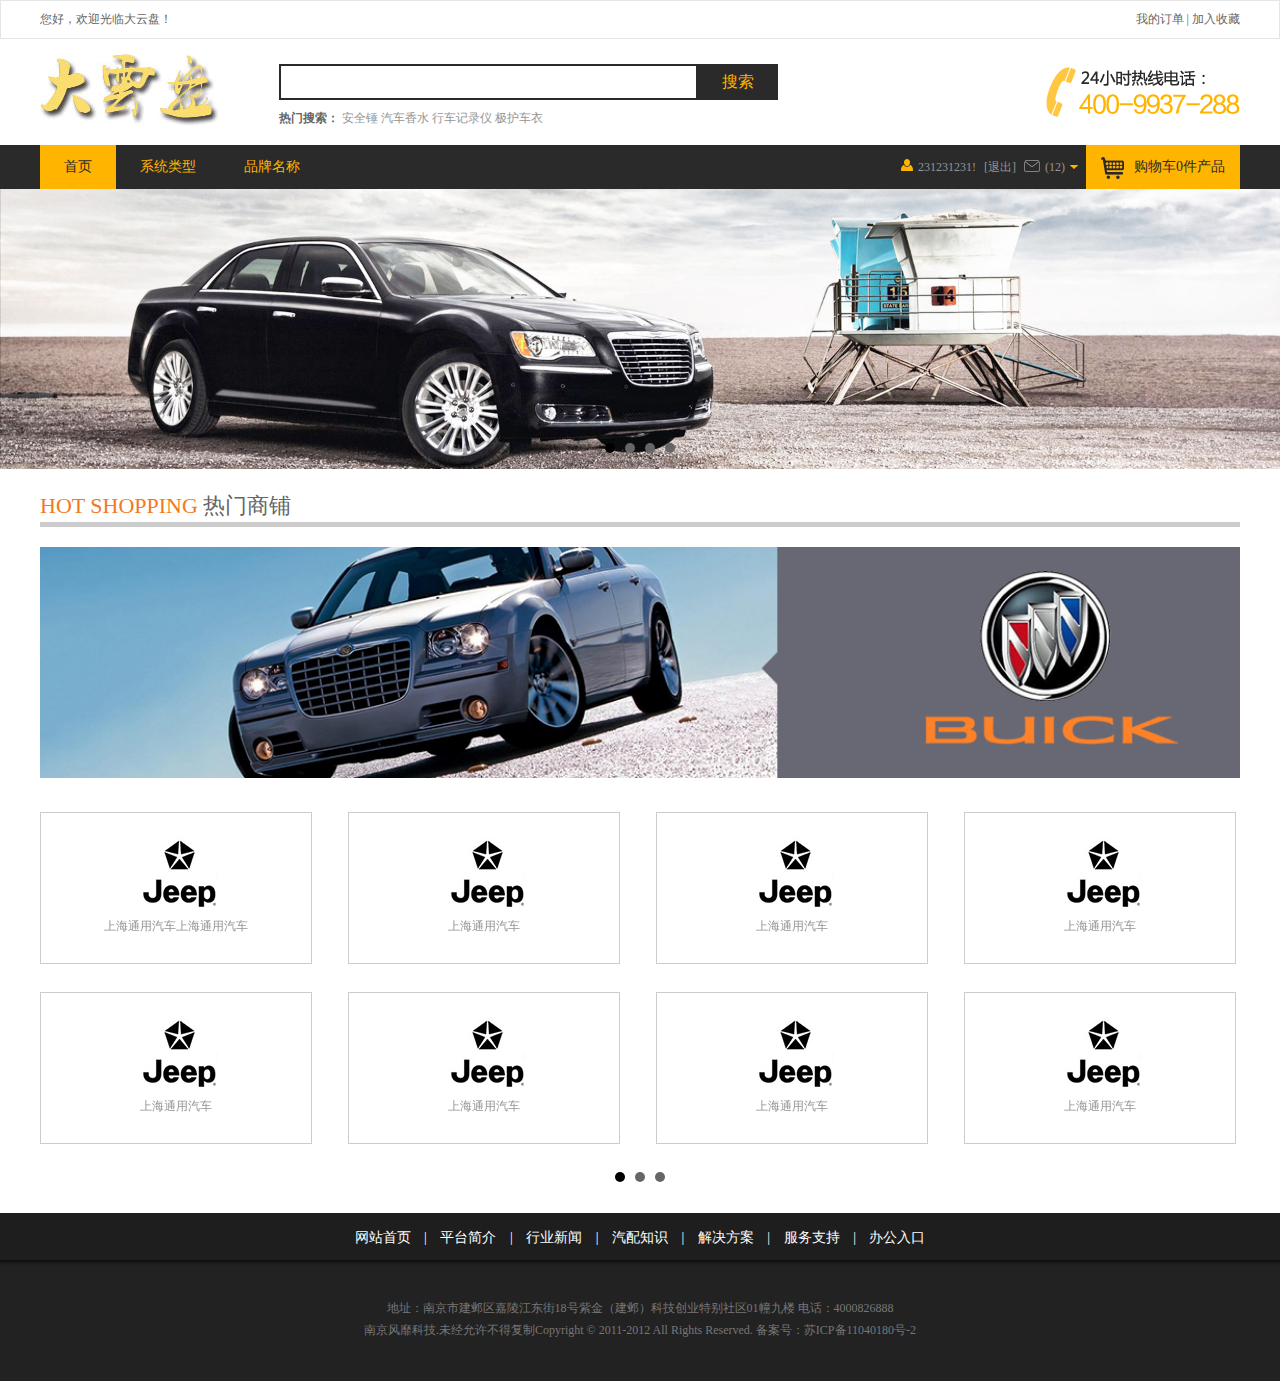
<file: dayunpan/index.html>
<!doctype html>
<html>
<head>
    <meta charset="utf-8">
    <meta name="description" content="" />
    <meta name="keywords" content="" />
    <title>大云盘</title>
    <link rel="stylesheet" href="css/style.css">
</head>
<body>
    <!--topbar-->
    <div class="top-bar">
        <div class="wrap clearfix">
            <div class="fl">您好，欢迎光临大云盘！</div>
            <div class="fr">
                <a href="#">我的订单</a> |
                <a href="#">加入收藏</a>
            </div>
        </div>
    </div>
    <!-- 头部 -->
    <div class="wrap header clearfix">
        <h1 class="fl"><a href="#" title="大云盘"><img src="img/logo.jpg" height="72" width="179" alt=""></a></h1>
        <div class="fl search">
            <form action="">
                <input type="text"><button type="submit">搜索</button>
            </form>
            <div class="hot-keywords">
                <strong>热门搜索：</strong>
                <a href="#">安全锤</a>
                <a href="#">汽车香水</a>
                <a href="#">行车记录仪</a>
                <a href="#">极护车衣</a>
            </div>
        </div>
        <div class="fr top-tel">
            <img src="img/top-tel.png" height="50" width="194" alt="24小时热线电话：400-9937-288">
        </div>
    </div>
    <!-- 导航 -->
    <div class="main-nav">
        <div class="wrap clearfix">
            <ul class="fl menu cleafix">
                <li class="current"><a class="m-name" href="#">首页</a></li>
                <li class="has-sub-menu">
                    <a class="m-name" href="#">系统类型</a>
                    <ul class="sub-menu clearfix">
                        <li><a href="#">类型名六个字</a></li>
                        <li><a href="#">类型名称</a></li>
                        <li><a href="#">类型名六个字</a></li>
                        <li><a href="#">类型名称</a></li>
                        <li><a href="#">类型名称</a></li>
                        <li><a href="#">类型名称</a></li>
                        <li><a href="#">类型名称</a></li>
                        <li><a href="#">类型名称</a></li>
                        <li><a href="#">类型名称</a></li>
                        <li><a href="#">类型名称</a></li>
                        <li><a href="#">类型名称</a></li>
                        <li><a href="#">类型名称</a></li>
                        <li><a href="#">类型名称</a></li>
                        <li><a href="#">类型名称</a></li>
                        <li><a href="#">类型名称</a></li>
                        <li><a href="#">类型名称</a></li>
                        <li><a href="#">类型名称</a></li>
                        <li><a href="#">类型名称</a></li>
                        <li><a href="#">类型名称</a></li>
                        <li><a href="#">类型名称</a></li>
                    </ul>
                </li>
                <li class="has-sub-menu">
                    <a class="m-name" href="#">品牌名称</a>
                    <ul class="sub-menu clearfix">
                        <li><a href="#">类型名六个字</a></li>
                        <li><a href="#">类型名称</a></li>
                        <li><a href="#">类型名称</a></li>
                        <li><a href="#">类型名称</a></li>
                        <li><a href="#">类型名称</a></li>
                        <li><a href="#">类型名称</a></li>
                        <li><a href="#">类型名称</a></li>
                        <li><a href="#">类型名称</a></li>
                        <li><a href="#">类型名称</a></li>
                        <li><a href="#">类型名称</a></li>
                        <li><a href="#">类型名称</a></li>
                        <li><a href="#">类型名称</a></li>
                        <li><a href="#">类型名称</a></li>
                        <li><a href="#">类型名称</a></li>
                        <li><a href="#">类型名称</a></li>
                        <li><a href="#">类型名称</a></li>
                        <li><a href="#">类型名称</a></li>
                        <li><a href="#">类型名称</a></li>
                        <li><a href="#">类型名称</a></li>
                        <li><a href="#">类型名称</a></li>
                    </ul>
                </li>
            </ul>
            <div class="fr user-assi">
                <ul class="fr clearfix">
                    <li class="user-name"><i class="icon"></i><a href="#">231231231!</a></li>
                    <li><a href="#">[退出]</a></li>
                    <li class="user-msg"><i class="icon"></i><a href="#">(12)</a><i class="icon arrow"></i></li>
                    <li class="mini-cart"><i class="icon"></i><a href="#">购物车0件产品</a></li>
                </ul>
            </div>
        </div>
    </div>
    <!-- banner -->
    <div class="banner list-banner-bxSlider">
        <!-- <a href="#"><img src="img/banner.jpg" height="420" width="1920" alt=""></a> -->
        <ul class="bxslider-list">
             <li>
                <img src="img/banner.jpg" /></li>
            <li>
                <img src="img/banner.jpg" /></li>
            <li>
                <img src="img/banner.jpg" /></li>
            <li><a href="#">
                <img src="img/banner.jpg" /></a>
            </li>

        </ul>

    </div>

    <!--电器-->
    <div class="wrap">
        <div class="list-box clearfix">
            <div class="list-top">
                <span>HOT SHOPPING</span>热门商铺
            </div>
            <div class="list-contianer-bxSlider">
                <ul class="clearfix list-contianer-bxSlider-shop">
                    <li>
                        <div class="list-img">
                            <img src="img/list-bxslider1.jpg">
                        </div>

                        <div class="list-shop">
                            <ul>
                                <li>
                                    <a href="#">
                                        <img src="img/cars-icon.png">
                                        <span>上海通用汽车上海通用汽车</span>
                                    </a>
                                </li>
                                <li>
                                    <a href="#">
                                        <img src="img/cars-icon.png">
                                        <span>上海通用汽车</span>
                                    </a>
                                </li>
                                <li>
                                    <a href="#">
                                        <img src="img/cars-icon.png">
                                        <span>上海通用汽车</span>
                                    </a>
                                </li>
                                <li>
                                    <a href="#">
                                        <img src="img/cars-icon.png">
                                        <span>上海通用汽车</span>
                                    </a>
                                </li>
                                <li>
                                    <a href="#">
                                        <img src="img/cars-icon.png">
                                        <span>上海通用汽车</span>
                                    </a>
                                </li>
                                <li>
                                    <a href="#">
                                        <img src="img/cars-icon.png">
                                        <span>上海通用汽车</span>
                                    </a>
                                </li>
                                <li>
                                    <a href="#">
                                        <img src="img/cars-icon.png">
                                        <span>上海通用汽车</span>
                                    </a>
                                </li>
                                <li>
                                    <a href="#">
                                        <img src="img/cars-icon.png">
                                        <span>上海通用汽车</span>
                                    </a>
                                </li>
                            </ul>
                        </div>

                    </li>
                    <li>
                        <div class="list-img">
                            <img src="img/list-bxslider1.jpg">
                        </div>

                        <div class="list-shop">
                            <ul>
                                <li>
                                    <a href="#">
                                        <img src="img/cars-icon.png">
                                        <span>上海通用汽车上海通用汽车</span>
                                    </a>
                                </li>
                                <li>
                                    <a href="#">
                                        <img src="img/cars-icon.png">
                                        <span>上海通用汽车</span>
                                    </a>
                                </li>
                                <li>
                                    <a href="#">
                                        <img src="img/cars-icon.png">
                                        <span>上海通用汽车</span>
                                    </a>
                                </li>
                                <li>
                                    <a href="#">
                                        <img src="img/cars-icon.png">
                                        <span>上海通用汽车</span>
                                    </a>
                                </li>
                                <li>
                                    <a href="#">
                                        <img src="img/cars-icon.png">
                                        <span>上海通用汽车</span>
                                    </a>
                                </li>
                                <li>
                                    <a href="#">
                                        <img src="img/cars-icon.png">
                                        <span>上海通用汽车</span>
                                    </a>
                                </li>
                                <li>
                                    <a href="#">
                                        <img src="img/cars-icon.png">
                                        <span>上海通用汽车</span>
                                    </a>
                                </li>
                                <li>
                                    <a href="#">
                                        <img src="img/cars-icon.png">
                                        <span>上海通用汽车</span>
                                    </a>
                                </li>
                            </ul>
                        </div>

                    </li>
                    <li>
                        <div class="list-img">
                            <img src="img/list-bxslider1.jpg">
                        </div>

                        <div class="list-shop">
                            <ul>
                                <li>
                                    <a href="#">
                                        <img src="img/cars-icon.png">
                                        <span>上海通用汽车上海通用汽车</span>
                                    </a>
                                </li>
                                <li>
                                    <a href="#">
                                        <img src="img/cars-icon.png">
                                        <span>上海通用汽车</span>
                                    </a>
                                </li>
                                <li>
                                    <a href="#">
                                        <img src="img/cars-icon.png">
                                        <span>上海通用汽车</span>
                                    </a>
                                </li>
                                <li>
                                    <a href="#">
                                        <img src="img/cars-icon.png">
                                        <span>上海通用汽车</span>
                                    </a>
                                </li>
                                <li>
                                    <a href="#">
                                        <img src="img/cars-icon.png">
                                        <span>上海通用汽车</span>
                                    </a>
                                </li>
                                <li>
                                    <a href="#">
                                        <img src="img/cars-icon.png">
                                        <span>上海通用汽车</span>
                                    </a>
                                </li>
                                <li>
                                    <a href="#">
                                        <img src="img/cars-icon.png">
                                        <span>上海通用汽车</span>
                                    </a>
                                </li>
                                <li>
                                    <a href="#">
                                        <img src="img/cars-icon.png">
                                        <span>上海通用汽车</span>
                                    </a>
                                </li>
                            </ul>
                        </div>

                    </li>
                </ul>
            </div>
        </div>
    </div>

    <!-- foot -->
    <div class="footer">
        <ul class="foot-nav">
            <li><a href="#">网站首页</a> |</li>
            <li><a href="#">平台简介</a> |</li>
            <li><a href="#">行业新闻</a> |</li>
            <li><a href="#">汽配知识</a> |</li>
            <li><a href="#">解决方案</a> |</li>
            <li><a href="#">服务支持</a> |</li>
            <li><a href="#">办公入口</a></li>
        </ul>
        <div class="copy-right">
            <p>地址：南京市建邺区嘉陵江东街18号紫金（建邺）科技创业特别社区01幢九楼 电话：4000826888</p>
            <p>南京风靡科技.未经允许不得复制Copyright © 2011-2012 All Rights Reserved. 备案号：苏ICP备11040180号-2</p>
        </div>
    </div>
    <script src="js/jquery-1.9.1.min.js"></script>
    <script src="js/jquery.bxslider.min.js"></script>
    <script src="js/common.js"></script>
</body>
</html>
</file>
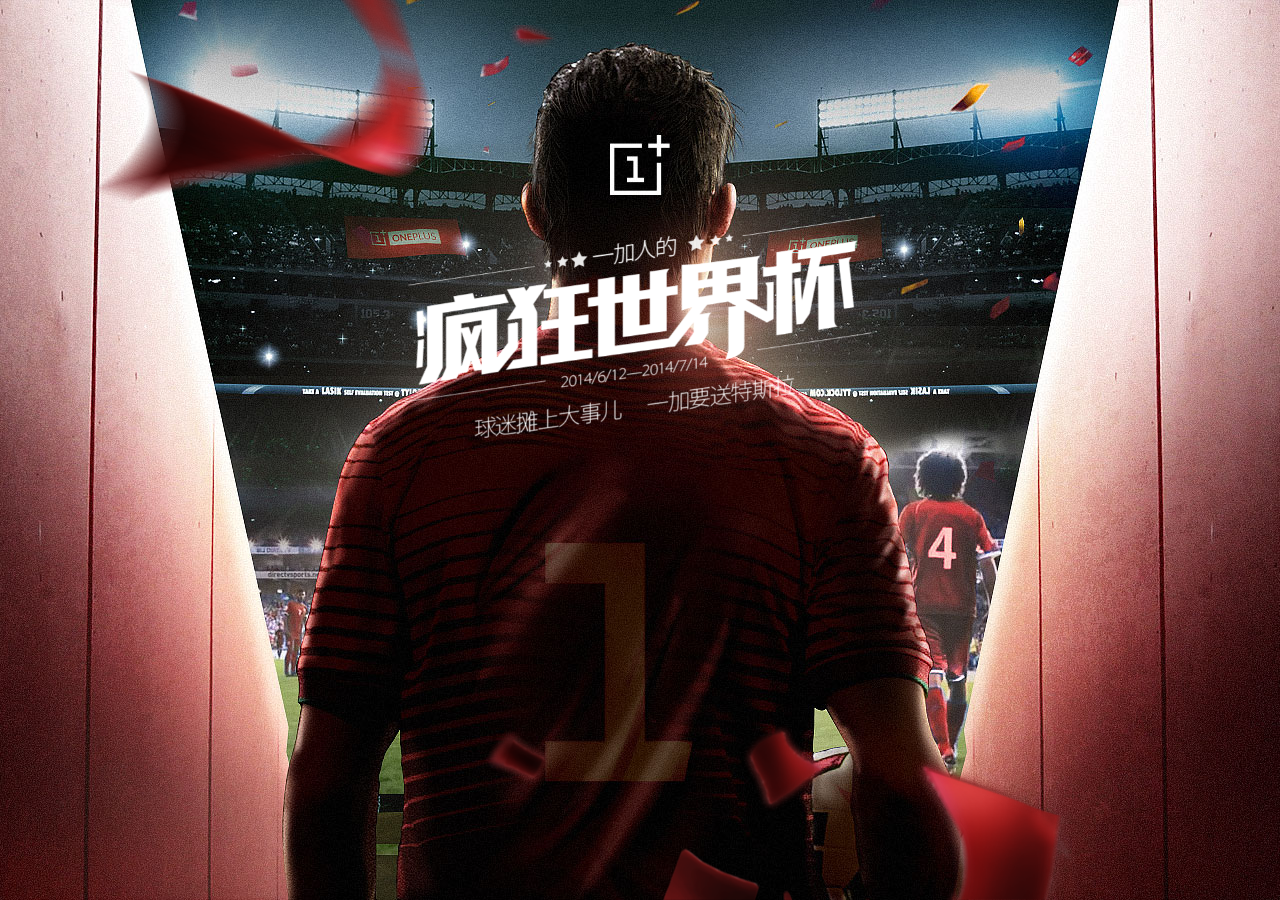
<file: worldcup/index.html>
<!DOCTYPE html>
<html>
<head>
    <meta charset="utf-8">
    <title>世界杯活动专题页面</title>
    <link rel="stylesheet" href="css/styles.css">
</head>
<body>
    <div class="top-shadow">
        <ul id="topShadow" class="scene">
            <li class="layer" data-depth="0.3"><img src="img/top-shadow.png" alt=""></li>
        </ul>
    </div>
    <div class="bottom-shadow">
        <ul id="btmShadow" class="scene">
            <li class="layer" data-depth="0.3"><img src="img/bottom-shadow.png" alt=""></li>
        </ul>
    </div>
    <div class="wrap">
        <div class="container"> 
            <ul id="scene" class="scene world-cup">
                <li class="layer" data-depth="0.2">
                    <i id="star-five" class="star"></i>
                    <img src="img/world-cup.png" alt="">
                </li>
            </ul>
        </div>
        <div class="menu">
            <div class="simple">
                <a href="#">
                    <sup>+</sup>
                    <img src="img/qd.png" alt="">
                    <span>签到有礼</span>
                    <p>一加手机&emsp;看球神器<br>限量勋章&emsp;狂送32天</p>
                </a>
            </div>
            <div class="simple">
                <a href="#">
                    <sup>+</sup>
                    <img src="img/yazhu.png" alt="">
                    <span>猜球押注</span>
                    <p>一加手机&emsp;疯狂猜球<br>加油压注&emsp;你行你上</p>
                </a>
            </div>
            <div class="simple">
                <a href="#">
                    <sup>+</sup>
                    <img src="img/tv.png" alt="">
                    <span>一起看球</span>
                    <p>一加手机&emsp;你我同行<br>一起看球&emsp;燃烧激情</p>
                </a>
            </div>
            <div class="simple">
                <a href="#">
                    <sup>+</sup>
                    <img src="img/tls.png" alt="">
                    <span>赢特斯拉</span>
                    <p>一加手机&emsp;疯狂抽奖<br>好礼相送&emsp;赢特斯拉</p>
                </a>
            </div>
        </div>
    </div>
    <script src="../lib/jquery-1.9.1.js"></script>
    <script src="js/jquery-parallax.js"></script>
    <script>
    $(function () {
        $('#scene').parallax();
        $('#topShadow').parallax({scalarY:false});
        $('#btmShadow').parallax({scalarY:false});
        
        $(window).on('load resize',function(){
            $('body').css({
                width: $(window).width(),
                height: $(window).height()
            })
        })
    })
    </script>
</body>
</html>
</file>
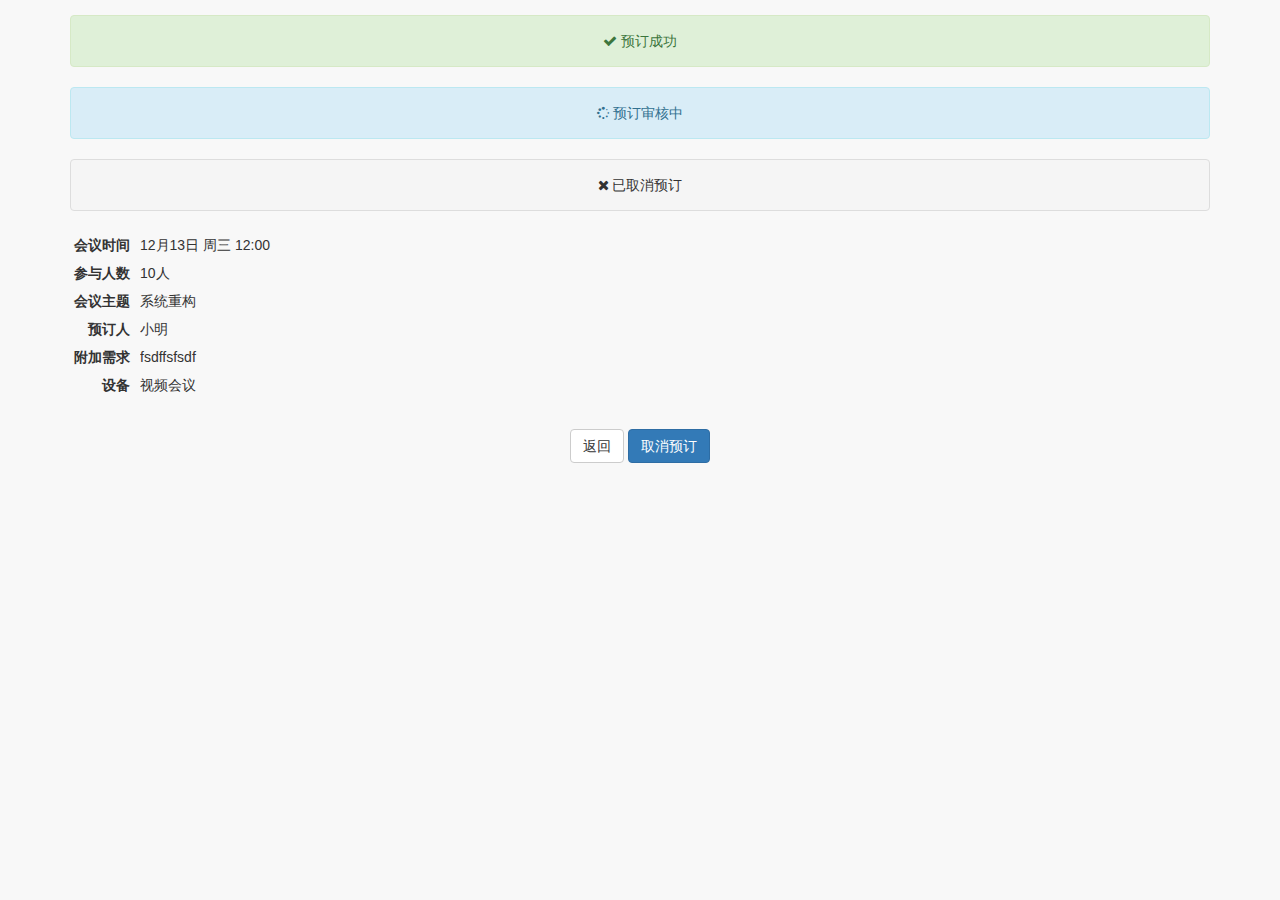
<file: book-meeting-room/book-detail.html>
<!doctype html>
<html>
<head>
    <meta charset="utf-8">
    <meta name="viewport" content="width=device-width,initial-scale=1,minimum-scale=1,maximum-scale=1,user-scalable=no">
    <meta name="apple-mobile-web-app-capable" content="yes">
    <meta name="apple-mobile-web-app-status-bar-style" content="black">
    <meta name="format-detection" content="telephone=no">
    <title>预订详情</title>
    <!-- Bootstrap Core CSS -->
    <link href="css/bootstrap.min.css" rel="stylesheet">

    <!-- MetisMenu CSS -->
    <link href="css/plugins/metisMenu/metisMenu.min.css" rel="stylesheet">

    <!-- Custom CSS -->
    <link href="css/sb-admin-2.css" rel="stylesheet">

    <!-- Custom Fonts -->
    <link href="font-awesome/css/font-awesome.min.css" rel="stylesheet" type="text/css">

    <!-- book-meeting-room css -->
    <link rel="stylesheet" href="css/book.css">


</head>
<body>
    <div class="container">
        <div class="book-detail-wrap">
            <!-- 预订详情的三种状态 -->
            <div class="alert alert-success"><i class="fa fa-check"></i> 预订成功</div>
            <div class="alert alert-info"><i class="fa fa-spinner"></i> 预订审核中</div>
            <div class="alert alert-default"><i class="fa fa-times"></i> 已取消预订</div>
            <ul class="book-detail">
                <li>
                    <label>会议时间</label>
                    <span>12月13日 周三 12:00</span>
                </li>
                <li>
                    <label>参与人数</label>
                    <span>10人</span>
                </li>
                <li>
                    <label>会议主题</label>
                    <span>系统重构</span>
                </li>
                <li>
                    <label>预订人</label>
                    <span>小明</span>
                </li>
                <li>
                    <label>附加需求</label>
                    <span>fsdffsfsdf</span>
                </li>
                <li>
                    <label>设备</label>
                    <span>视频会议</span>
                </li>
            </ul>
            <div class="cancel-btn">
                <a href="#" class="btn btn-default">返回</a>
                <a href="#" class="btn btn-primary">取消预订</a>
            </div>
        </div>
    </div>

    <script type="text/javascript" src="http://statics.oneplus.cn/js/lib/jquery-1.9.1.js"></script>
     <!-- Bootstrap Core JavaScript -->
    <script src="js/bootstrap.min.js"></script>

    <!-- Metis Menu Plugin JavaScript -->
    <script src="js/plugins/metisMenu/metisMenu.min.js"></script>

    <!-- Custom Theme JavaScript -->
    <script src="js/sb-admin-2.js"></script>
    <script>
        
    </script>
</body>
</html>
</file>
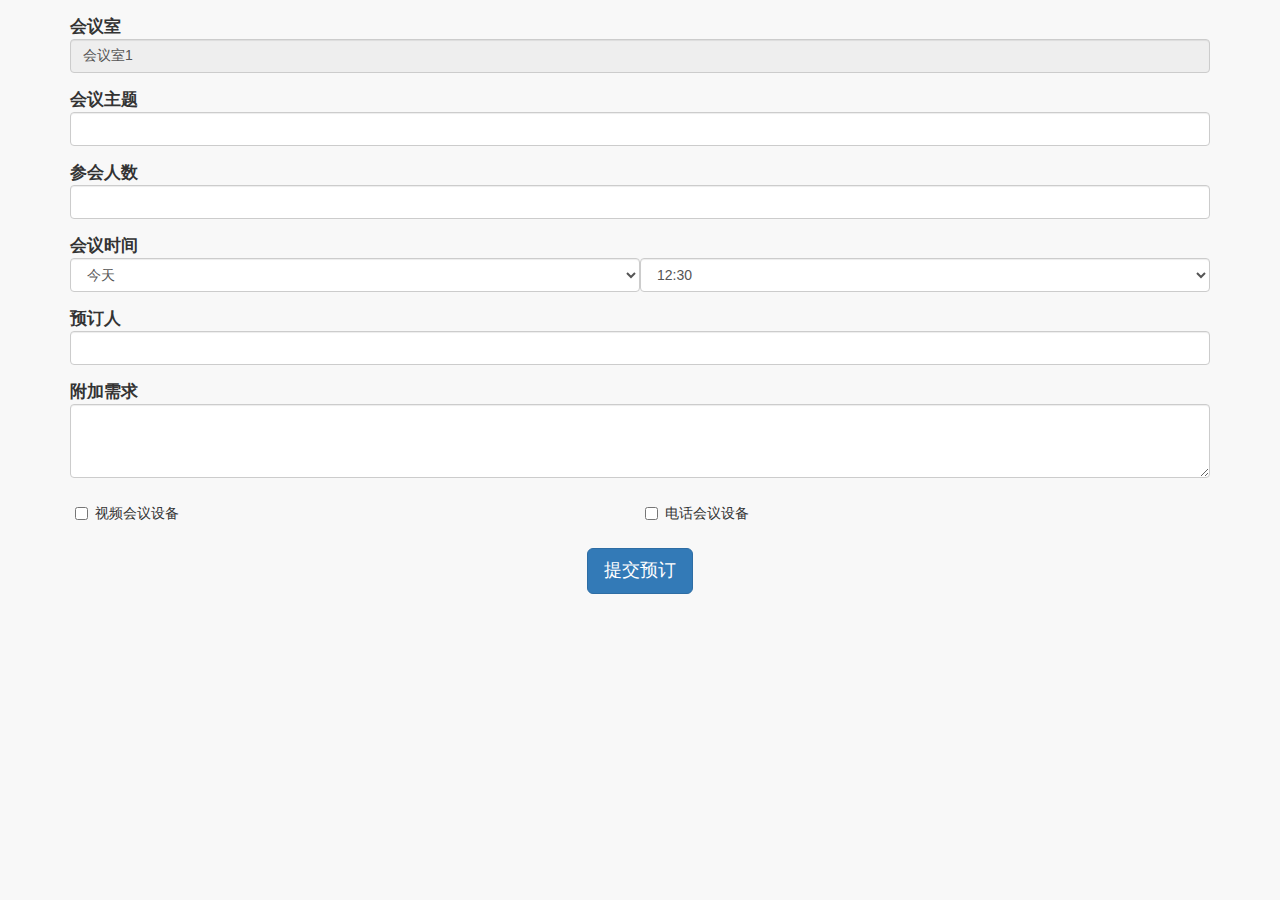
<file: book-meeting-room/book.html>
<!doctype html>
<html>
<head>
    <meta charset="utf-8">
    <meta name="viewport" content="width=device-width,initial-scale=1,minimum-scale=1,maximum-scale=1,user-scalable=no">
    <meta name="apple-mobile-web-app-capable" content="yes">
    <meta name="apple-mobile-web-app-status-bar-style" content="black">
    <meta name="format-detection" content="telephone=no">
    <title>预订会议室</title>
    <!-- Bootstrap Core CSS -->
    <link href="css/bootstrap.min.css" rel="stylesheet">

    <!-- MetisMenu CSS -->
    <link href="css/plugins/metisMenu/metisMenu.min.css" rel="stylesheet">

    <!-- Custom CSS -->
    <link href="css/sb-admin-2.css" rel="stylesheet">

    <!-- Custom Fonts -->
    <link href="font-awesome/css/font-awesome.min.css" rel="stylesheet" type="text/css">

    <!-- book-meeting-room css -->
    <link rel="stylesheet" href="css/book.css">


</head>
<body>
    <div class="container">
        <!-- 预订会议室 -->
        <form role="form" action="my-meetint-room.html" class="book-room">
            <div class="form-group">
                <label>会议室</label>
                <input class="form-control" type="text" value="会议室1" disabled>
            </div>
            <div class="form-group">
                <label>会议主题</label>
                <input type="text" class="form-control">
            </div>
            <div class="form-group">
                <label>参会人数</label>
                <input type="text" class="form-control">
            </div> 
            <div class="form-group">
                <label>会议时间</label>
                <div class="meeting-time clearfix">
                    <select name="" id="" class="form-control">
                        <option value="20141219">今天</option>
                        <option value="20141219">2014-12-19</option>
                        <option value="20141219">2014-12-19</option>
                    </select>

                    <select name="" id="" class="form-control">
                        <option value="1230">12:30</option>
                        <option value="1300">13:00</option>
                        <option value="1330">13:30</option>
                    </select>
                </div>
            </div>
            <div class="form-group">
                <label>预订人</label>
                <input type="text" class="form-control">
            </div> 
            <div class="form-group">
                <label>附加需求</label>
                <textarea rows="3" class="form-control"></textarea>
            </div> 
            <div class="form-group clearfix" id="meetingDevice">
                <div class="col-xs-6">
                    <div class="checkbox">
                        <label>
                            <input type="checkbox">
                            视频会议设备
                        </label>
                    </div>
                </div>
                <div class="col-xs-6">
                    <div class="checkbox">
                        <label>
                            <input type="checkbox">
                            电话会议设备
                        </label>
                    </div>
                </div>
            </div>
            <div class="form-group book-btn">
                <button type="submit" class="btn btn-primary btn-lg">提交预订</button>
            </div>
        </form>
    </div>

    <script type="text/javascript" src="http://statics.oneplus.cn/js/lib/jquery-1.9.1.js"></script>
     <!-- Bootstrap Core JavaScript -->
    <script src="js/bootstrap.min.js"></script>

    <!-- Metis Menu Plugin JavaScript -->
    <script src="js/plugins/metisMenu/metisMenu.min.js"></script>

    <!-- Custom Theme JavaScript -->
    <script src="js/sb-admin-2.js"></script>
    <script>
        $(function(){
            $('#meetingDevice input').click(function () {
                $('#meetingDevice input').not($(this)).prop('checked',false)
            })
        })
    </script>
</body>
</html>
</file>
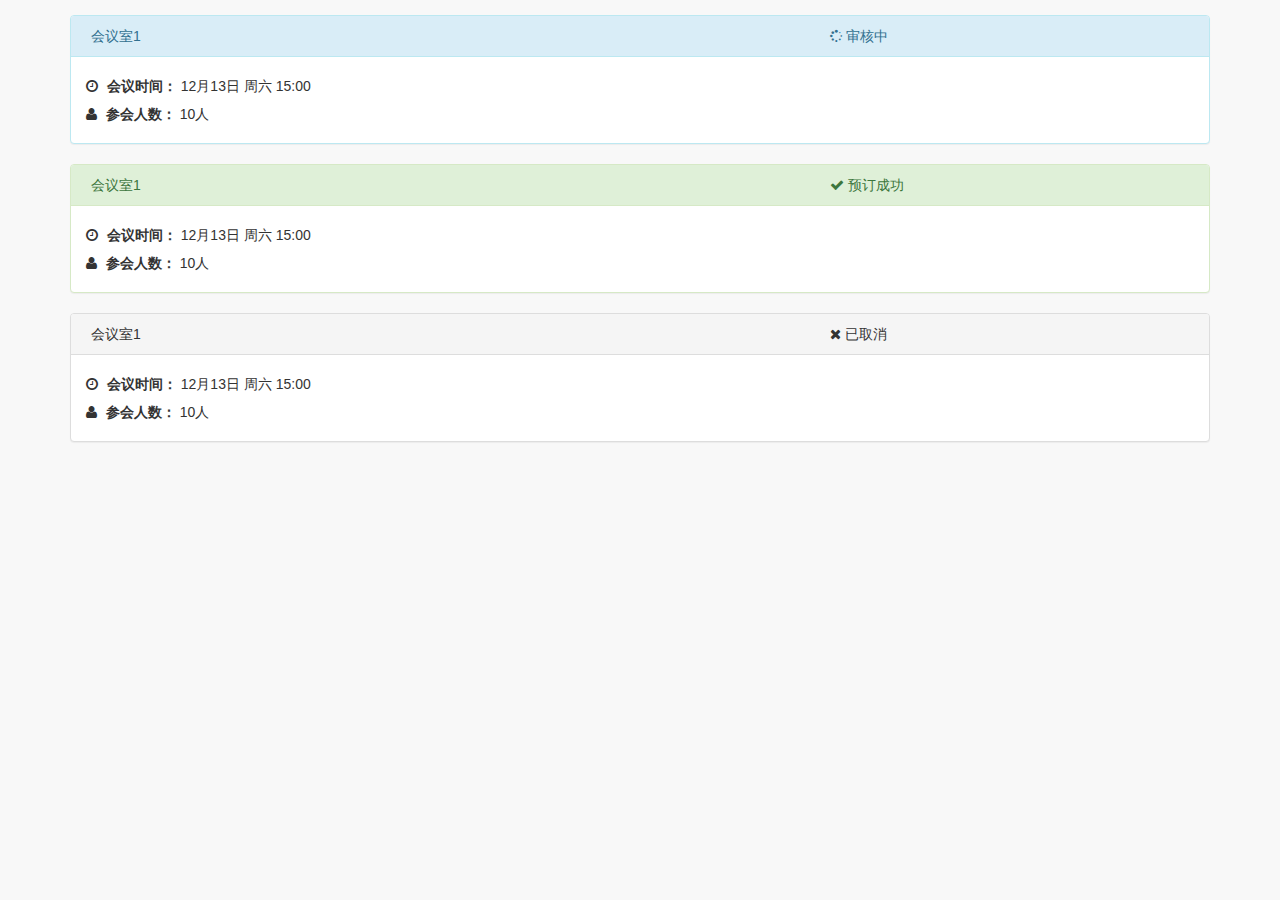
<file: book-meeting-room/my-meetint-room.html>
<!doctype html>
<html>
<head>
    <meta charset="utf-8">
    <meta name="viewport" content="width=device-width,initial-scale=1,minimum-scale=1,maximum-scale=1,user-scalable=no">
    <meta name="apple-mobile-web-app-capable" content="yes">
    <meta name="apple-mobile-web-app-status-bar-style" content="black">
    <meta name="format-detection" content="telephone=no">
    <title>我预订的会议室</title>
    <!-- Bootstrap Core CSS -->
    <link href="css/bootstrap.min.css" rel="stylesheet">

    <!-- MetisMenu CSS -->
    <link href="css/plugins/metisMenu/metisMenu.min.css" rel="stylesheet">

    <!-- Custom CSS -->
    <link href="css/sb-admin-2.css" rel="stylesheet">

    <!-- Custom Fonts -->
    <link href="font-awesome/css/font-awesome.min.css" rel="stylesheet" type="text/css">

    <!-- book-meeting-room css -->
    <link rel="stylesheet" href="css/book.css">


</head>
<body>
    <div class="container">
        <!-- 我预订的会议室 -->
        <div class="row booked-list">
            <div class="panel panel-info" data-url="book-detail.html">
                <div class="panel-heading clearfix">
                    <div class="col-xs-8">会议室1</div>
                    <div class="col-xs-4 room-state"><i class="fa fa-spinner"></i> 审核中</div> 
                </div>
                <div class="panel-body">
                    <ul class="book-info">
                        <li>
                            <i class="fa fa-clock-o"></i>
                            <label>会议时间：</label>
                            <span>12月13日 周六 15:00</span>
                        </li>
                        <li>
                            <i class="fa fa-user"></i>
                            <label>参会人数：</label>
                            <span>10人</span>
                        </li>
                    </ul>
                </div>
            </div>
            <div class="panel panel-success" data-url="book-detail.html">
                <div class="panel-heading clearfix">
                    <div class="col-xs-8">会议室1</div>
                    <div class="col-xs-4 room-state"><i class="fa fa-check"></i> 预订成功</div> 
                </div>
                <div class="panel-body">
                    <ul class="book-info">
                        <li>
                            <i class="fa fa-clock-o"></i>
                            <label>会议时间：</label>
                            <span>12月13日 周六 15:00</span>
                        </li>
                        <li>
                            <i class="fa fa-user"></i>
                            <label>参会人数：</label>
                            <span>10人</span>
                        </li>
                    </ul>
                </div>
            </div>
            <div class="panel panel-default" data-url="book-detail.html">
                <div class="panel-heading clearfix">
                    <div class="col-xs-8">会议室1</div>
                    <div class="col-xs-4 room-state"><i class="fa fa-times"></i> 已取消</div> 
                </div>
                <div class="panel-body">
                    <ul class="book-info">
                        <li>
                            <i class="fa fa-clock-o"></i>
                            <label>会议时间：</label>
                            <span>12月13日 周六 15:00</span>
                        </li>
                        <li>
                            <i class="fa fa-user"></i>
                            <label>参会人数：</label>
                            <span>10人</span>
                        </li>
                    </ul>
                </div>
            </div>
        </div>
    </div>

    <script type="text/javascript" src="http://statics.oneplus.cn/js/lib/jquery-1.9.1.js"></script>
     <!-- Bootstrap Core JavaScript -->
    <script src="js/bootstrap.min.js"></script>

    <!-- Metis Menu Plugin JavaScript -->
    <script src="js/plugins/metisMenu/metisMenu.min.js"></script>

    <!-- Custom Theme JavaScript -->
    <script src="js/sb-admin-2.js"></script>
    <script>
        $(function() {
            $('.booked-list .panel').click(function(){
                window.location.href=$(this).attr('data-url')
            })
        })
    </script>
</body>
</html>
</file>
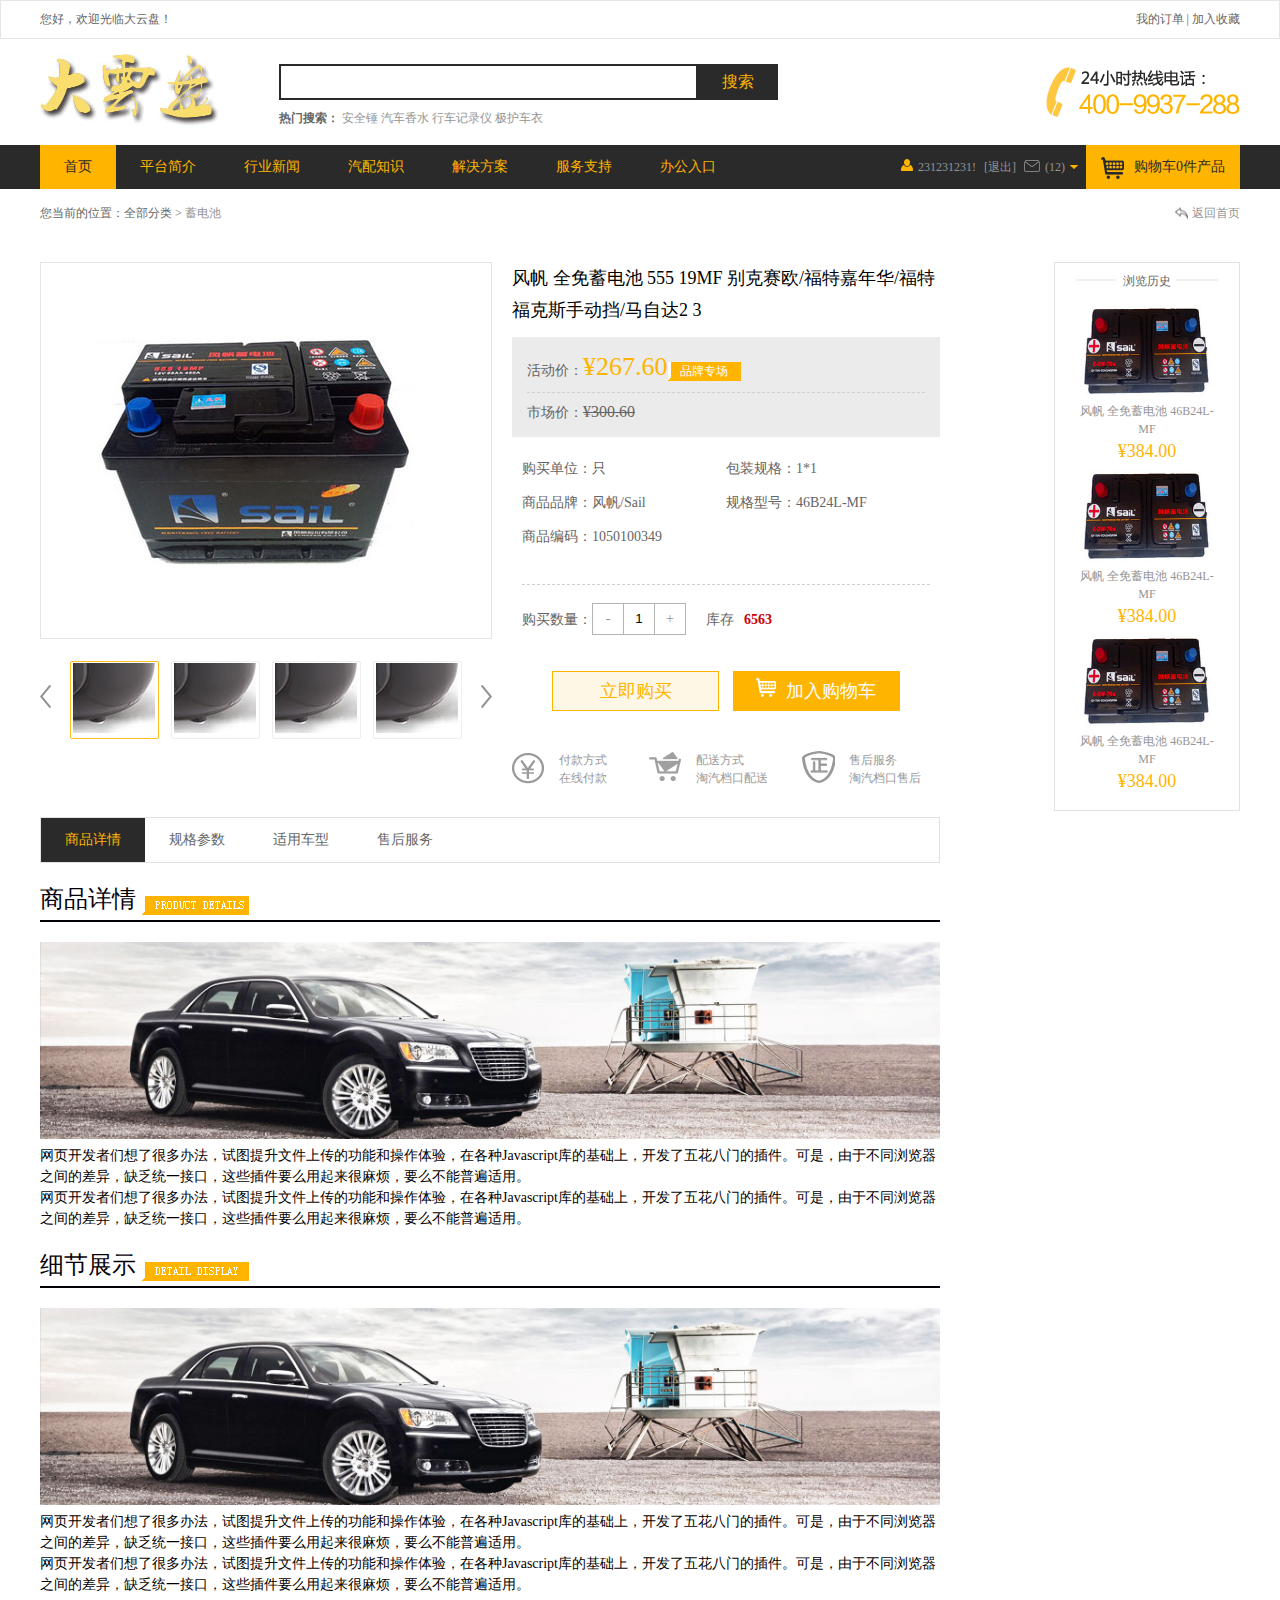
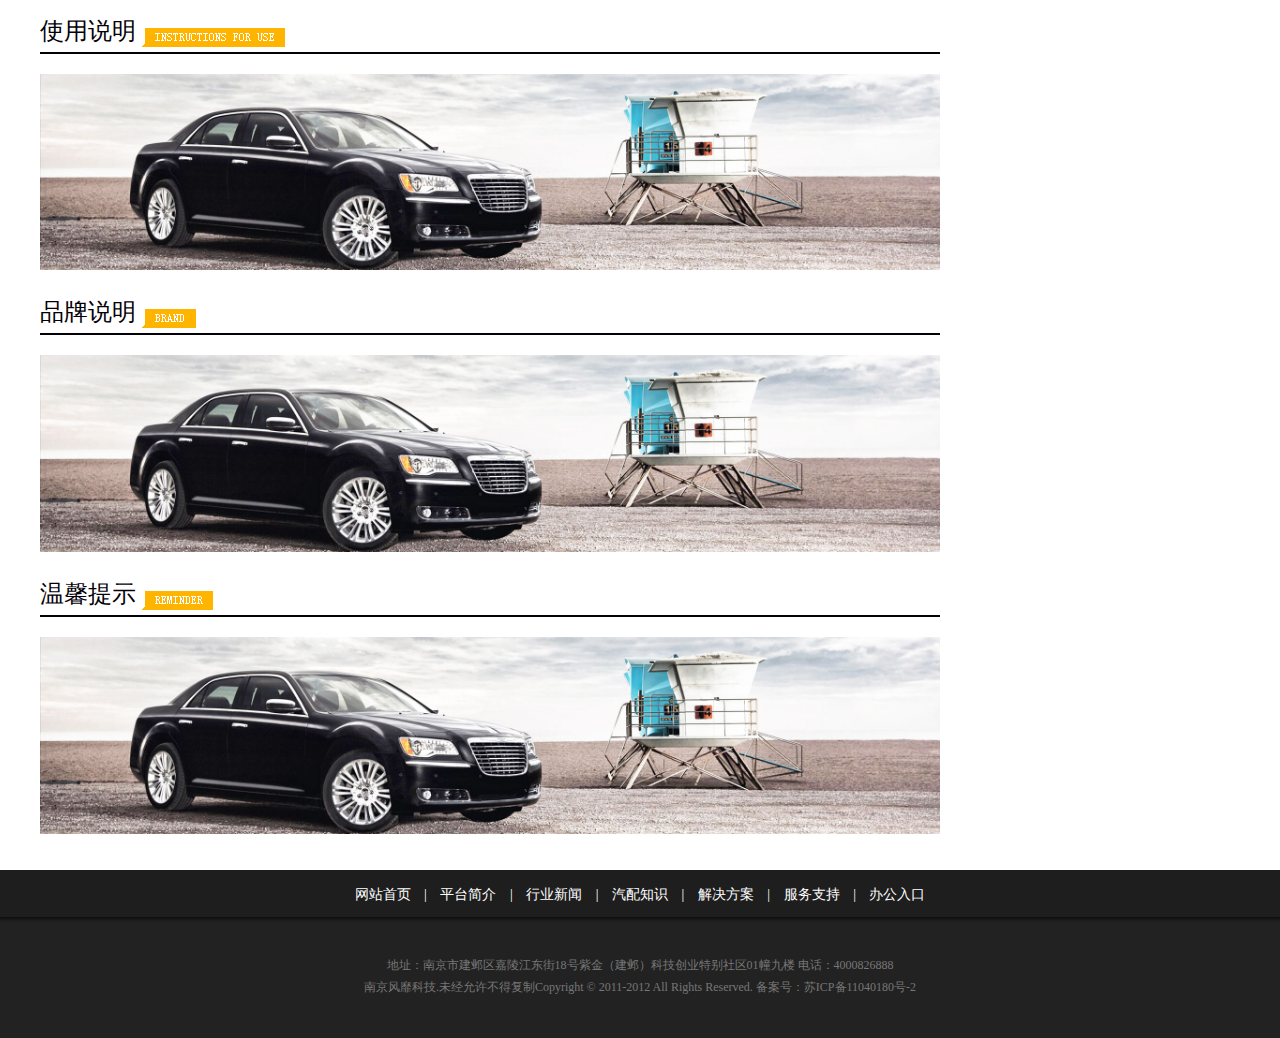
<file: dayunpan/product.html>
<!doctype html>
<html>
<head>
    <meta charset="utf-8">
    <meta name="description" content="" />
    <meta name="keywords" content="" />
    <title>大云盘</title>
    <link rel="stylesheet" href="css/style.css">
</head>
<body>
    <!--topbar-->
    <div class="top-bar">
        <div class="wrap clearfix">
            <div class="fl">您好，欢迎光临大云盘！</div>
            <div class="fr">
                <a href="#">我的订单</a> |
                <a href="#">加入收藏</a>
            </div>
        </div>
    </div>
    <!-- 头部 -->
    <div class="wrap header clearfix">
        <h1 class="fl"><a href="#" title="大云盘"><img src="img/logo.jpg" height="72" width="179" alt=""></a></h1>
        <div class="fl search">
            <form action="">
                <input type="text"><button type="submit">搜索</button>
            </form>
            <div class="hot-keywords">
                <strong>热门搜索：</strong>
                <a href="#">安全锤</a>
                <a href="#">汽车香水</a>
                <a href="#">行车记录仪</a>
                <a href="#">极护车衣</a>
            </div>
        </div>
        <div class="fr top-tel">
            <img src="img/top-tel.png" height="50" width="194" alt="24小时热线电话：400-9937-288">
        </div>
    </div>
    <!-- 导航 -->
    <div class="main-nav">
        <div class="wrap clearfix">
            <ul class="fl menu cleafix">
                <li class="current"><a class="m-name" href="#">首页</a></li>
                <li><a class="m-name" href="#">平台简介</a></li>
                <li><a class="m-name" href="#">行业新闻</a></li>
                <li><a class="m-name" href="#">汽配知识</a></li>
                <li><a class="m-name" href="#">解决方案</a></li>
                <li><a class="m-name" href="#">服务支持</a></li>
                <li><a class="m-name" href="#">办公入口</a></li>
            </ul>
            <div class="fr user-assi">
                <ul class="fr clearfix">
                    <li class="user-name"><i class="icon"></i><a href="#">231231231!</a></li>
                    <li><a href="#">[退出]</a></li>
                    <li class="user-msg"><i class="icon"></i><a href="#">(12)</a><i class="icon arrow"></i></li>
                    <li class="mini-cart"><i class="icon"></i><a href="#">购物车0件产品</a></li>
                </ul>
            </div>
        </div>
    </div>
    <!-- 面包屑 -->
    <div class="wrap crumbs clearfix">
        <div class="fl">您当前的位置：全部分类 &gt; <a href="#">蓄电池</a></div>
        <div class="fr back-index"><a href="#">返回首页</a></div>
    </div>

    <!--main-->
    <div class="wrap clearfix">
        <div class="fl pro-detail">
            <!--切换大图-->
            <div class="fl pro-img-show">
                <div class="pro-big-img"><img src="img/big-img.jpg" width="450" height="375"></div>
                <div class="pro-item-img">
                    <ul class="pro-item-ul">
                        <li data-img="img/big-img.jpg" class="active"><img src="img/pro-item-img.jpg" width="83" height="70"></li>
                        <li data-img="img/pro.jpg"><img src="img/pro-item-img.jpg" width="83" height="70"></li>
                        <li data-img="img/pro-2.jpg"><img src="img/pro-item-img.jpg" width="83" height="70"></li>
                        <li data-img="img/big-img.jpg"><img src="img/pro-item-img.jpg" width="83" height="70"></li>
                        <li data-img="img/big-img.jpg"><img src="img/pro-item-img.jpg" width="83" height="70"></li>
                    </ul>
                </div>
            </div>
            <!--参数-->
            <div class="fr pro-summary">
                <h2 class="pro-title">风帆 全免蓄电池 555 19MF 别克赛欧/福特嘉年华/福特福克斯手动挡/马自达2 3</h2>
                <div class="show-price">
                    <div class="sale-price">
                        活动价：<span class="price">¥267.60</span><i class="brand-icon">品牌专场</i>
                    </div>
                    <p class="market-price">
                        市场价：<span>¥300.60</span>
                    </p>
                </div>
                <div class="pro-param">
                    <ul class="clearfix">
                        <li>购买单位：只</li>
                        <li>包装规格：1*1</li>
                        <li>商品品牌：风帆/Sail</li>
                        <li>规格型号：46B24L-MF</li>
                        <li>商品编码：1050100349</li>
                    </ul>
                </div>
                <div class="purchase clearfix">
                    <span class="fl label">购买数量：</span>
                    <div class="fl clearfix purchase-num">
                        <a href="#">-</a><input type="text" value="1"><a href="#">+</a>
                    </div>
                    <p class="fl pro-stock">库存<span>6563</span></p>
                </div>
                <div class="purchase-btn">
                    <a href="#" class="buy">立即购买</a>
                    <a href="#" class="add"><i class="icon"></i>加入购物车</a>
                </div>
                <div class="promise">
                    <ul class="clearfix">
                        <li class="pay">
                            <p>付款方式</p>
                            <p>在线付款</p>
                        </li>
                        <li class="shipping">
                            <p>配送方式</p>
                            <p>淘汽档口配送</p>
                        </li>
                        <li class="after-sale">
                            <p>售后服务</p>
                            <p>淘汽档口售后</p>
                        </li>
                    </ul>
                </div>
            </div>
            <!--商品描述-->
            <div class="pro-des">
                <ul class="pro-des-nav clearfix">
                    <li class="active">商品详情</li>
                    <li>规格参数</li>
                    <li>适用车型</li>
                    <li>售后服务</li>
                </ul>
                <!--商品详情-->
                <div class="pro-des-detail" style="display:block">
                    <div class="title">
                        <strong>商品详情</strong>
                        <img src="img/title-pd-icon.png" height="19" width="107" alt="商品详情">
                    </div>
                    <div class="detail">
                        <img src="img/banner.jpg" width="100%" alt="">
                        <p>网页开发者们想了很多办法，试图提升文件上传的功能和操作体验，在各种Javascript库的基础上，开发了五花八门的插件。可是，由于不同浏览器之间的差异，缺乏统一接口，这些插件要么用起来很麻烦，要么不能普遍适用。</p>
                        <p>网页开发者们想了很多办法，试图提升文件上传的功能和操作体验，在各种Javascript库的基础上，开发了五花八门的插件。可是，由于不同浏览器之间的差异，缺乏统一接口，这些插件要么用起来很麻烦，要么不能普遍适用。</p>
                    </div>
                    <div class="title">
                        <strong>细节展示</strong>
                        <img src="img/title-dd-icon.png" height="19" width="107" alt="细节展示">
                    </div>
                    <div class="detail">
                        <img src="img/banner.jpg" width="100%" alt="">
                        <p>网页开发者们想了很多办法，试图提升文件上传的功能和操作体验，在各种Javascript库的基础上，开发了五花八门的插件。可是，由于不同浏览器之间的差异，缺乏统一接口，这些插件要么用起来很麻烦，要么不能普遍适用。</p>
                        <p>网页开发者们想了很多办法，试图提升文件上传的功能和操作体验，在各种Javascript库的基础上，开发了五花八门的插件。可是，由于不同浏览器之间的差异，缺乏统一接口，这些插件要么用起来很麻烦，要么不能普遍适用。</p>
                    </div>
                    <div class="title">
                        <strong>使用说明</strong>
                        <img src="img/title-if-icon.png" height="19" width="143" alt="使用说明">
                    </div>
                    <div class="detail">
                        <img src="img/banner.jpg" width="100%" alt="">
                    </div>
                    <div class="title">
                        <strong>品牌说明</strong>
                        <img src="img/title-br-icon.png" height="19" width="54" alt="品牌说明">
                    </div>
                    <div class="detail">
                        <img src="img/banner.jpg" width="100%" alt="">
                    </div>
                    <div class="title">
                        <strong>温馨提示</strong>
                        <img src="img/title-re-icon.png" height="19" width="71" alt="">
                    </div>
                    <div class="detail">
                        <img src="img/banner.jpg" width="100%" alt="">
                    </div>
                </div>
            </div>
            <!-- 规格参数 -->
            <div class="pro-des-detail">
                <div class="title">
                    <strong>规格参数</strong>
                </div>
                <div class="detail">
                    <p>网页开发者们想了很多办法，试图提升文件上传的功能和操作体验，在各种Javascript库的基础上，开发了五花八门的插件。可是，由于不同浏览器之间的差异，缺乏统一接口，这些插件要么用起来很麻烦，要么不能普遍适用。</p>
                    <p>网页开发者们想了很多办法，试图提升文件上传的功能和操作体验，在各种Javascript库的基础上，开发了五花八门的插件。可是，由于不同浏览器之间的差异，缺乏统一接口，这些插件要么用起来很麻烦，要么不能普遍适用。</p>
                </div>
            </div>
            <!--适用车型-->
            <div class="pro-des-detail">
                <div class="title">
                    <strong>适用车型</strong>
                </div>
                <div class="detail">
                    <p>网页开发者们想了很多办法，试图提升文件上传的功能和操作体验，在各种Javascript库的基础上，开发了五花八门的插件。可是，由于不同浏览器之间的差异，缺乏统一接口，这些插件要么用起来很麻烦，要么不能普遍适用。</p>
                    <p>网页开发者们想了很多办法，试图提升文件上传的功能和操作体验，在各种Javascript库的基础上，开发了五花八门的插件。可是，由于不同浏览器之间的差异，缺乏统一接口，这些插件要么用起来很麻烦，要么不能普遍适用。</p>
                </div>
            </div>
            <!-- 售后服务 -->
            <div class="pro-des-detail">
                <div class="title">
                    <strong>售后服务</strong>
                </div>
                <div class="detail">
                    <p>网页开发者们想了很多办法，试图提升文件上传的功能和操作体验，在各种Javascript库的基础上，开发了五花八门的插件。可是，由于不同浏览器之间的差异，缺乏统一接口，这些插件要么用起来很麻烦，要么不能普遍适用。</p>
                    <p>网页开发者们想了很多办法，试图提升文件上传的功能和操作体验，在各种Javascript库的基础上，开发了五花八门的插件。可是，由于不同浏览器之间的差异，缺乏统一接口，这些插件要么用起来很麻烦，要么不能普遍适用。</p>
                </div>
            </div>
        </div>
        <!--浏览历史-->
        <div class="fr view-his">
            <div class="title">
                <h4>浏览历史</h4>
            </div>
            <ul>
                <li>
                    <a href="#"><img src="img/pro.jpg" width="144" height="92" alt=""></a>
                    <h3><a href="#">风帆 全免蓄电池 46B24L-MF</a></h3>
                    <p class="price">¥384.00</p>
                </li>
                <li>
                    <a href="#"><img src="img/pro.jpg" width="144" height="92" alt=""></a>
                    <h3><a href="#">风帆 全免蓄电池 46B24L-MF</a></h3>
                    <p class="price">¥384.00</p>
                </li>
                <li>
                    <a href="#"><img src="img/pro.jpg" width="144" height="92" alt=""></a>
                    <h3><a href="#">风帆 全免蓄电池 46B24L-MF</a></h3>
                    <p class="price">¥384.00</p>
                </li>
            </ul>
        </div>
    </div>
    <!-- foot -->
    <div class="footer">
        <ul class="foot-nav">
            <li><a href="#">网站首页</a> |</li>
            <li><a href="#">平台简介</a> |</li>
            <li><a href="#">行业新闻</a> |</li>
            <li><a href="#">汽配知识</a> |</li>
            <li><a href="#">解决方案</a> |</li>
            <li><a href="#">服务支持</a> |</li>
            <li><a href="#">办公入口</a></li>
        </ul>
        <div class="copy-right">
            <p>地址：南京市建邺区嘉陵江东街18号紫金（建邺）科技创业特别社区01幢九楼 电话：4000826888</p>
            <p>南京风靡科技.未经允许不得复制Copyright © 2011-2012 All Rights Reserved. 备案号：苏ICP备11040180号-2</p>
        </div>
    </div>
    <script src="js/jquery-1.9.1.min.js"></script>
    <script src="js/jquery.bxslider.min.js"></script>
    <script src="js/common.js"></script>
</body>
</html>
</file>
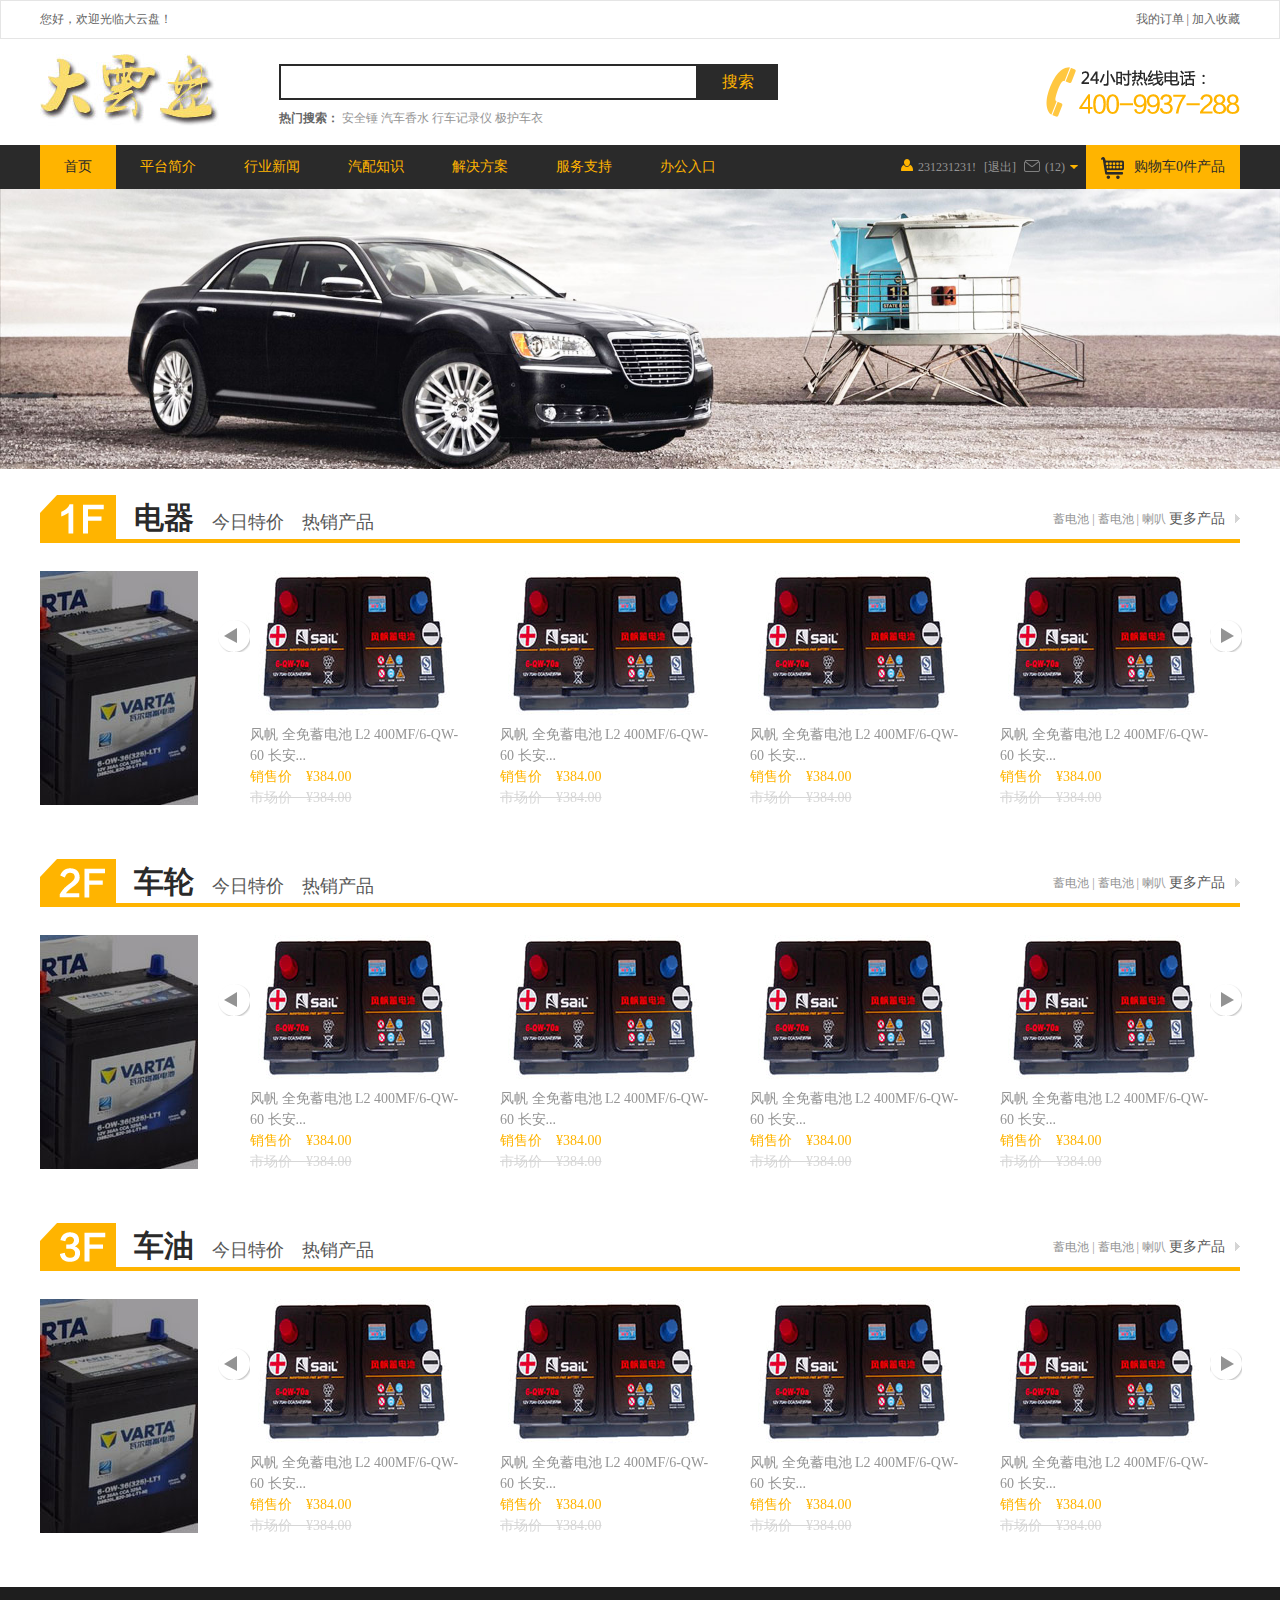
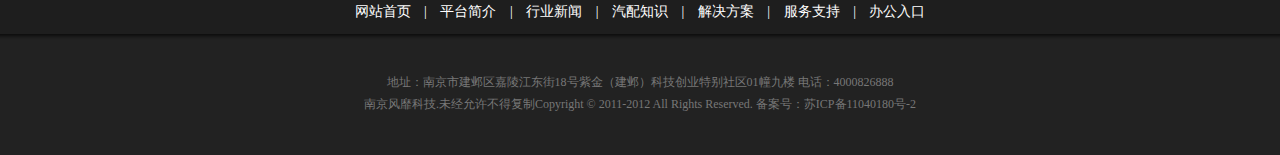
<file: dayunpan/shop.html>
<!doctype html>
<html>
<head>
    <meta charset="utf-8">
    <meta name="description" content="" />
    <meta name="keywords" content="" />
    <title>大云盘</title>
    <link rel="stylesheet" href="css/style.css">
</head>
<body>
    <!--topbar-->
    <div class="top-bar">
        <div class="wrap clearfix">
            <div class="fl">您好，欢迎光临大云盘！</div>
            <div class="fr">
                <a href="#">我的订单</a> |
                <a href="#">加入收藏</a>
            </div>
        </div>
    </div>
    <!-- 头部 -->
    <div class="wrap header clearfix">
        <h1 class="fl"><a href="#" title="大云盘"><img src="img/logo.jpg" height="72" width="179" alt=""></a></h1>
        <div class="fl search">
            <form action="">
                <input type="text"><button type="submit">搜索</button>
            </form>
            <div class="hot-keywords">
                <strong>热门搜索：</strong>
                <a href="#">安全锤</a>
                <a href="#">汽车香水</a>
                <a href="#">行车记录仪</a>
                <a href="#">极护车衣</a>
            </div>
        </div>
        <div class="fr top-tel">
            <img src="img/top-tel.png" height="50" width="194" alt="24小时热线电话：400-9937-288">
        </div>
    </div>
    <!-- 导航 -->
    <div class="main-nav">
        <div class="wrap clearfix">
            <ul class="fl menu cleafix">
                <li class="current"><a class="m-name" href="#">首页</a></li>
                <li><a class="m-name" href="#">平台简介</a></li>
                <li><a class="m-name" href="#">行业新闻</a></li>
                <li><a class="m-name" href="#">汽配知识</a></li>
                <li><a class="m-name" href="#">解决方案</a></li>
                <li><a class="m-name" href="#">服务支持</a></li>
                <li><a class="m-name" href="#">办公入口</a></li>
            </ul>
            <div class="fr user-assi">
                <ul class="fr clearfix">
                    <li class="user-name"><i class="icon"></i><a href="#">231231231!</a></li>
                    <li><a href="#">[退出]</a></li>
                    <li class="user-msg"><i class="icon"></i><a href="#">(12)</a><i class="icon arrow"></i></li>
                    <li class="mini-cart"><i class="icon"></i><a href="#">购物车0件产品</a></li>
                </ul>
            </div>
        </div>
    </div>
    <!-- banner -->
    <div class="banner">
        <a href="#"><img src="img/banner.jpg" alt=""></a>
    </div>

    <!--电器-->
    <div class="wrap pro-panel">
        <div class="hd clearfix">
            <div class="fl title">
                <span class="icon"></span>
                <strong>电器</strong>
                <a href="#">今日特价</a>
                <a href="#">热销产品</a>
            </div>
            <div class="fr more-pro">
                <a href="#">蓄电池</a> |
                <a href="#">蓄电池</a> |
                <a href="#">喇叭</a>
                <span class="more"><a href="#">更多产品</a></span>
            </div>
        </div>
        <div class="bd clearfix">
            <div class="fl">
                <a href="#"><img src="img/1f.jpg" height="234" width="158" alt=""></a>
            </div>
            <div class="fr pro-wrap">
                <ul class="pro-list">
                    <li class="pro-item">
                        <div class="pro-img">
                            <a href="#">
                                <img src="img/pro.jpg" height="145" width="210" alt="">
                                <div class="mask">
                                    <p>121元 2.8折</p>
                                    <span>赶紧下手！</span>
                                </div>
                            </a>
                        </div>
                        <div class="summary">
                            <h3><a href="#">风帆 全免蓄电池 L2 400MF/6-QW-60 长安...</a></h3>
                            <p class="sale-price">销售价&emsp;¥384.00</p>
                            <p class="market-price">市场价&emsp;¥384.00</p>
                        </div>
                    </li>
                    <li class="pro-item">
                        <div class="pro-img">
                            <a href="#">
                                <img src="img/pro.jpg" height="145" width="210" alt="">
                                <div class="mask">
                                    <p>121元 2.8折</p>
                                    <span>赶紧下手！</span>
                                </div>
                            </a>
                        </div>
                        <div class="summary">
                            <h3><a href="#">风帆 全免蓄电池 L2 400MF/6-QW-60 长安...</a></h3>
                            <p class="sale-price">销售价&emsp;¥384.00</p>
                            <p class="market-price">市场价&emsp;¥384.00</p>
                        </div>
                    </li>
                    <li class="pro-item">
                        <div class="pro-img">
                            <a href="#">
                                <img src="img/pro.jpg" height="145" width="210" alt="">
                                <div class="mask">
                                    <p>121元 2.8折</p>
                                    <span>赶紧下手！</span>
                                </div>
                            </a>
                        </div>
                        <div class="summary">
                            <h3><a href="#">风帆 全免蓄电池 L2 400MF/6-QW-60 长安...</a></h3>
                            <p class="sale-price">销售价&emsp;¥384.00</p>
                            <p class="market-price">市场价&emsp;¥384.00</p>
                        </div>
                    </li>
                    <li class="pro-item">
                        <div class="pro-img">
                            <a href="#">
                                <img src="img/pro.jpg" height="145" width="210" alt="">
                                <div class="mask">
                                    <p>121元 2.8折</p>
                                    <span>赶紧下手！</span>
                                </div>
                            </a>
                        </div>
                        <div class="summary">
                            <h3><a href="#">风帆 全免蓄电池 L2 400MF/6-QW-60 长安...</a></h3>
                            <p class="sale-price">销售价&emsp;¥384.00</p>
                            <p class="market-price">市场价&emsp;¥384.00</p>
                        </div>
                    </li>
                    <li class="pro-item">
                        <div class="pro-img">
                            <a href="#">
                                <img src="img/pro.jpg" height="145" width="210" alt="">
                                <div class="mask">
                                    <p>121元 2.8折</p>
                                    <span>赶紧下手！</span>
                                </div>
                            </a>
                        </div>
                        <div class="summary">
                            <h3><a href="#">风帆 全免蓄电池 L2 400MF/6-QW-60 长安...</a></h3>
                            <p class="sale-price">销售价&emsp;¥384.00</p>
                            <p class="market-price">市场价&emsp;¥384.00</p>
                        </div>
                    </li>
                </ul>
            </div>
        </div>
    </div>
    <!--车轮-->
    <div class="wrap pro-panel">
        <div class="hd clearfix">
            <div class="fl title">
                <span class="icon wheel"></span>
                <strong>车轮</strong>
                <a href="#">今日特价</a>
                <a href="#">热销产品</a>
            </div>
            <div class="fr more-pro">
                <a href="#">蓄电池</a> |
                <a href="#">蓄电池</a> |
                <a href="#">喇叭</a>
                <span class="more"><a href="#">更多产品</a></span>
            </div>
        </div>
        <div class="bd clearfix">
            <div class="fl">
                <a href="#"><img src="img/1f.jpg" height="234" width="158" alt=""></a>
            </div>
            <div class="fr pro-wrap">
                <ul class="pro-list">
                    <li class="pro-item">
                        <div class="pro-img">
                            <a href="#">
                                <img src="img/pro.jpg" height="145" width="210" alt="">
                                <div class="mask">
                                    <p>121元 2.8折</p>
                                    <span>赶紧下手！</span>
                                </div>
                            </a>
                        </div>
                        <div class="summary">
                            <h3><a href="#">风帆 全免蓄电池 L2 400MF/6-QW-60 长安...</a></h3>
                            <p class="sale-price">销售价&emsp;¥384.00</p>
                            <p class="market-price">市场价&emsp;¥384.00</p>
                        </div>
                    </li>
                    <li class="pro-item">
                        <div class="pro-img">
                            <a href="#">
                                <img src="img/pro.jpg" height="145" width="210" alt="">
                                <div class="mask">
                                    <p>121元 2.8折</p>
                                    <span>赶紧下手！</span>
                                </div>
                            </a>
                        </div>
                        <div class="summary">
                            <h3><a href="#">风帆 全免蓄电池 L2 400MF/6-QW-60 长安...</a></h3>
                            <p class="sale-price">销售价&emsp;¥384.00</p>
                            <p class="market-price">市场价&emsp;¥384.00</p>
                        </div>
                    </li>
                    <li class="pro-item">
                        <div class="pro-img">
                            <a href="#">
                                <img src="img/pro.jpg" height="145" width="210" alt="">
                                <div class="mask">
                                    <p>121元 2.8折</p>
                                    <span>赶紧下手！</span>
                                </div>
                            </a>
                        </div>
                        <div class="summary">
                            <h3><a href="#">风帆 全免蓄电池 L2 400MF/6-QW-60 长安...</a></h3>
                            <p class="sale-price">销售价&emsp;¥384.00</p>
                            <p class="market-price">市场价&emsp;¥384.00</p>
                        </div>
                    </li>
                    <li class="pro-item">
                        <div class="pro-img">
                            <a href="#">
                                <img src="img/pro.jpg" height="145" width="210" alt="">
                                <div class="mask">
                                    <p>121元 2.8折</p>
                                    <span>赶紧下手！</span>
                                </div>
                            </a>
                        </div>
                        <div class="summary">
                            <h3><a href="#">风帆 全免蓄电池 L2 400MF/6-QW-60 长安...</a></h3>
                            <p class="sale-price">销售价&emsp;¥384.00</p>
                            <p class="market-price">市场价&emsp;¥384.00</p>
                        </div>
                    </li>
                    <li class="pro-item">
                        <div class="pro-img">
                            <a href="#">
                                <img src="img/pro.jpg" height="145" width="210" alt="">
                                <div class="mask">
                                    <p>121元 2.8折</p>
                                    <span>赶紧下手！</span>
                                </div>
                            </a>
                        </div>
                        <div class="summary">
                            <h3><a href="#">风帆 全免蓄电池 L2 400MF/6-QW-60 长安...</a></h3>
                            <p class="sale-price">销售价&emsp;¥384.00</p>
                            <p class="market-price">市场价&emsp;¥384.00</p>
                        </div>
                    </li>
                </ul>
            </div>
        </div>
    </div>
    <!--车油-->
    <div class="wrap pro-panel">
        <div class="hd clearfix">
            <div class="fl title">
                <span class="icon oil"></span>
                <strong>车油</strong>
                <a href="#">今日特价</a>
                <a href="#">热销产品</a>
            </div>
            <div class="fr more-pro">
                <a href="#">蓄电池</a> |
                <a href="#">蓄电池</a> |
                <a href="#">喇叭</a>
                <span class="more"><a href="#">更多产品</a></span>
            </div>
        </div>
        <div class="bd clearfix">
            <div class="fl">
                <a href="#"><img src="img/1f.jpg" height="234" width="158" alt=""></a>
            </div>
            <div class="fr pro-wrap">
                <ul class="pro-list">
                    <li class="pro-item">
                        <div class="pro-img">
                            <a href="#">
                                <img src="img/pro.jpg" height="145" width="210" alt="">
                                <div class="mask">
                                    <p>121元 2.8折</p>
                                    <span>赶紧下手！</span>
                                </div>
                            </a>
                        </div>
                        <div class="summary">
                            <h3><a href="#">风帆 全免蓄电池 L2 400MF/6-QW-60 长安...</a></h3>
                            <p class="sale-price">销售价&emsp;¥384.00</p>
                            <p class="market-price">市场价&emsp;¥384.00</p>
                        </div>
                    </li>
                    <li class="pro-item">
                        <div class="pro-img">
                            <a href="#">
                                <img src="img/pro.jpg" height="145" width="210" alt="">
                                <div class="mask">
                                    <p>121元 2.8折</p>
                                    <span>赶紧下手！</span>
                                </div>
                            </a>
                        </div>
                        <div class="summary">
                            <h3><a href="#">风帆 全免蓄电池 L2 400MF/6-QW-60 长安...</a></h3>
                            <p class="sale-price">销售价&emsp;¥384.00</p>
                            <p class="market-price">市场价&emsp;¥384.00</p>
                        </div>
                    </li>
                    <li class="pro-item">
                        <div class="pro-img">
                            <a href="#">
                                <img src="img/pro.jpg" height="145" width="210" alt="">
                                <div class="mask">
                                    <p>121元 2.8折</p>
                                    <span>赶紧下手！</span>
                                </div>
                            </a>
                        </div>
                        <div class="summary">
                            <h3><a href="#">风帆 全免蓄电池 L2 400MF/6-QW-60 长安...</a></h3>
                            <p class="sale-price">销售价&emsp;¥384.00</p>
                            <p class="market-price">市场价&emsp;¥384.00</p>
                        </div>
                    </li>
                    <li class="pro-item">
                        <div class="pro-img">
                            <a href="#">
                                <img src="img/pro.jpg" height="145" width="210" alt="">
                                <div class="mask">
                                    <p>121元 2.8折</p>
                                    <span>赶紧下手！</span>
                                </div>
                            </a>
                        </div>
                        <div class="summary">
                            <h3><a href="#">风帆 全免蓄电池 L2 400MF/6-QW-60 长安...</a></h3>
                            <p class="sale-price">销售价&emsp;¥384.00</p>
                            <p class="market-price">市场价&emsp;¥384.00</p>
                        </div>
                    </li>
                    <li class="pro-item">
                        <div class="pro-img">
                            <a href="#">
                                <img src="img/pro.jpg" height="145" width="210" alt="">
                                <div class="mask">
                                    <p>121元 2.8折</p>
                                    <span>赶紧下手！</span>
                                </div>
                            </a>
                        </div>
                        <div class="summary">
                            <h3><a href="#">风帆 全免蓄电池 L2 400MF/6-QW-60 长安...</a></h3>
                            <p class="sale-price">销售价&emsp;¥384.00</p>
                            <p class="market-price">市场价&emsp;¥384.00</p>
                        </div>
                    </li>
                </ul>
            </div>
        </div>
    </div>

    <!-- foot -->
    <div class="footer">
        <ul class="foot-nav">
            <li><a href="#">网站首页</a> |</li>
            <li><a href="#">平台简介</a> |</li>
            <li><a href="#">行业新闻</a> |</li>
            <li><a href="#">汽配知识</a> |</li>
            <li><a href="#">解决方案</a> |</li>
            <li><a href="#">服务支持</a> |</li>
            <li><a href="#">办公入口</a></li>
        </ul>
        <div class="copy-right">
            <p>地址：南京市建邺区嘉陵江东街18号紫金（建邺）科技创业特别社区01幢九楼 电话：4000826888</p>
            <p>南京风靡科技.未经允许不得复制Copyright © 2011-2012 All Rights Reserved. 备案号：苏ICP备11040180号-2</p>
        </div>
    </div>
    <script src="js/jquery-1.9.1.min.js"></script>
    <script src="js/jquery.bxslider.min.js"></script>
    <script src="js/common.js"></script>
</body>
</html>
</file>
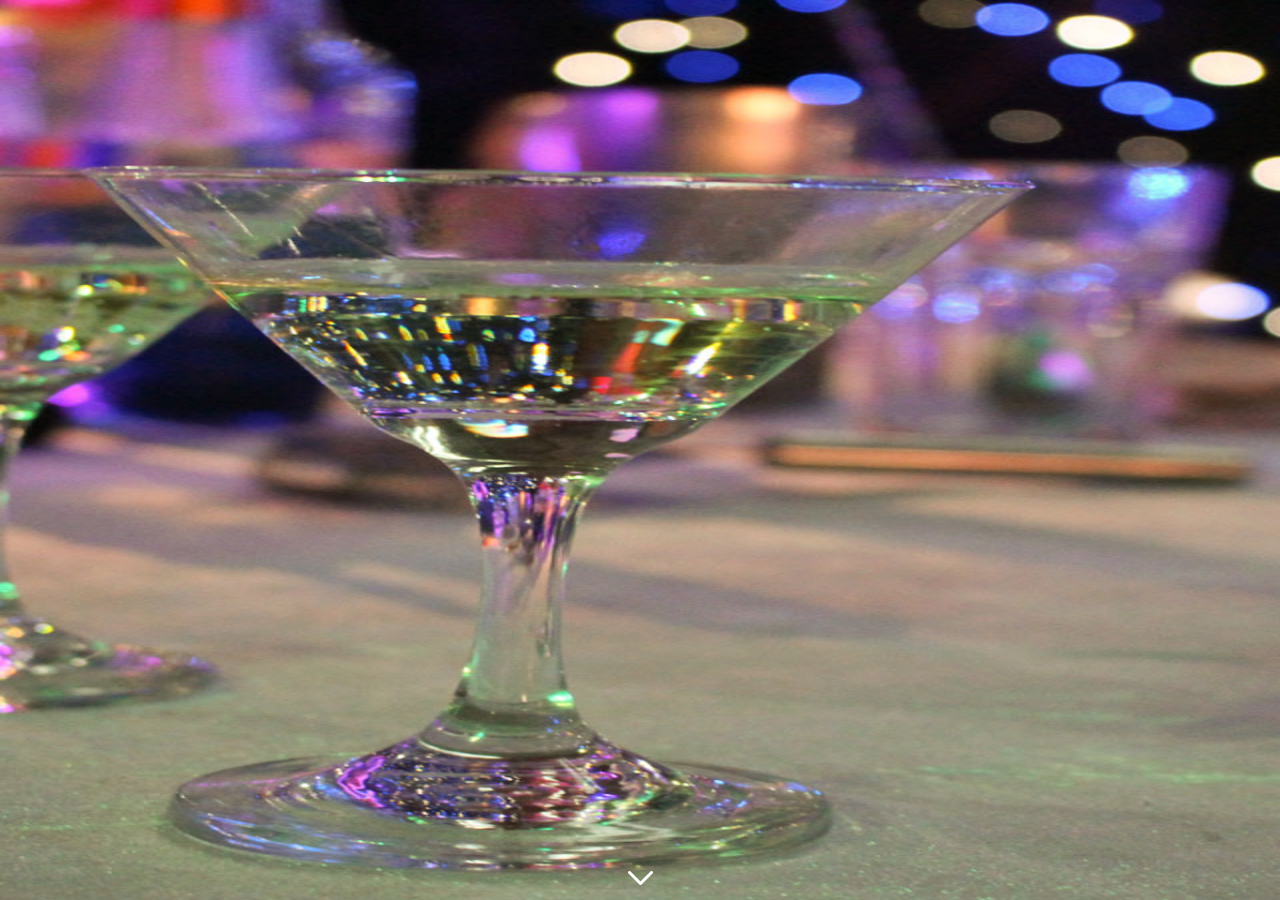
<file: pageTranslate/page.html>
<!doctype html>
<html>
<head>
    <meta charset="utf-8">
    <meta name="viewport" content="width=device-width,initial-scale=1,minimum-scale=1,maximum-scale=1,user-scalable=no">
    <meta name="keywords" content="">
    <meta name="description" content="" />
    <meta name="apple-mobile-web-app-capable" content="yes">
    <meta name="apple-mobile-web-app-status-bar-style" content="black">
    <meta name="format-detection" content="telephone=no">
    <title>mobile web 翻页效果</title>
    <style>
        body{
            overflow: hidden;
            width: 100%;
            height: 100%;
        }
        *{
            padding: 0;
            margin: 0;
        }
        .arrow-tip{
            position: absolute;
            bottom: 10px;
            left: 50%;
            margin-left: -12px;
            z-index: 99;
        }
        .m-page{
            width: 100%;
            height: 100%;
            position: absolute;
            left: 0;
            top: 0;
            -webkit-transform: translate3d(0,-100%,0);
        }
        .m-page img{
            width: 100%;
            height: 100%;
            vertical-align: top;
        }
        .active{
            z-index: 2;
            -webkit-transform: translate3d(0,0,0);
        }
        
        .code-panel{
            background: #272822;
            color: #fff;
            line-height: 1.8;
        }
        .code-panel img{
            width: 100%;
            height: auto;
        }
    </style>
</head>
<body>
    <section id="transPage">
        <div class="m-page active" data-translate="true">
            <img src="img/1.jpg" alt="">
        </div>
        <div class="m-page" data-translate="true">
            <img src="img/2.jpg" alt="">
        </div>
        <div class="m-page" data-translate="true">
            <img src="img/3.jpg" alt="">
        </div>
        <div class="m-page" data-translate="true">
            <img src="img/4.jpg" alt="">
        </div>
        <div class="m-page" data-translate="true">
            <img src="img/5.jpg" alt="">
        </div>
        <div class="m-page code-panel" data-translate="true">
            <p>调用方法</p>
            <img src="img/code.png" alt="">
        </div>
    </section>
    <div class="arrow-tip"><img src="img/arrow-down.png" alt=""></div>

    <script src="js/zepto.min.js"></script>
    <script src="js/sea.js"></script>
    <script>
        // 加载入口模块
        seajs.use('common',function(page){
            page.pageTrans();
        })
    </script>
=-98
    <!--
    <script src="page-translate.js"></script>
    -->
</body>
</html>
</file>
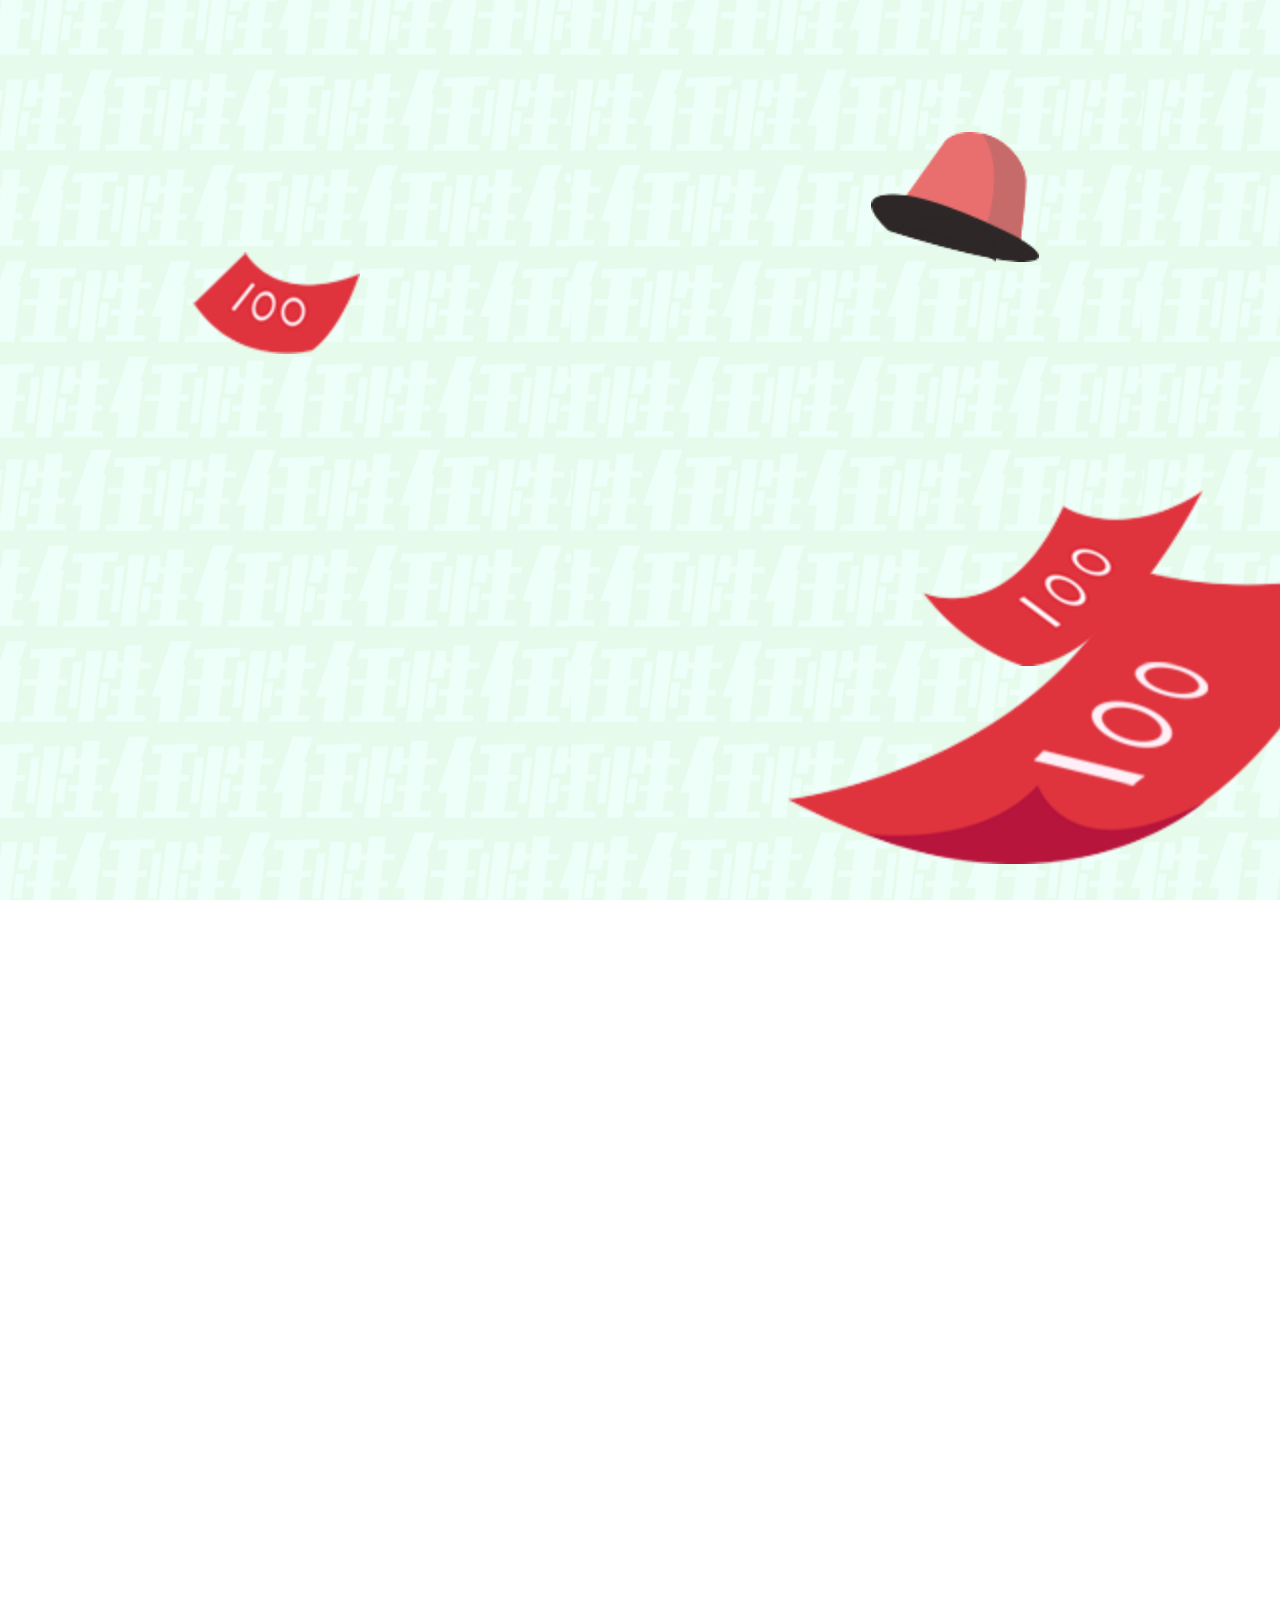
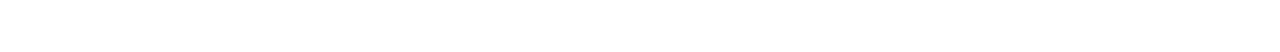
<file: wx-yijia-1year/100game.html>
<!DOCTYPE html>
<html lang="en">
    <head>
        <meta charset="utf-8">
        <meta name="viewport" content="width=device-width,initial-scale=1,minimum-scale=1,maximum-scale=1,user-scalable=no">
        <meta name="keywords" content="">
        <meta name="description" content="" />
        <meta name="apple-mobile-web-app-capable" content="yes">
        <meta name="apple-mobile-web-app-status-bar-style" content="black">
        <meta name="format-detection" content="telephone=no">
        <title>一加给你一百块</title>
        <link href="http://statics.oneplus.cn/img/oneplus.ico" rel="shortcut icon" type="image/x-icon">
        <link rel="stylesheet" href="game.css?v=6546">
        <script>
            //判断是否为PC设备，如果是跳转到PC版
            var browser = navigator.userAgent;
            if(browser.indexOf('iPhone') > -1 || browser.indexOf('iPad') > -1||browser.indexOf('Android') >=0){
            }else{
                //window.location.href = "http://cheers.oneplus.cn/activity/1year/1217.html";
            }
        </script>
    </head>
    <body>
        <!--横竖屏提示-->
        <div class="screen-tip">
            <div>
                <img src="img/screen-tip.gif" alt="">
                <p>为了更好的体验，请使用竖屏浏览</p>
            </div>
        </div>
        <!--<div class="bg">
             向下的箭头
            <div class="arrow-down"></div>
        </div> -->
        <div class="loading"><img src="img/loader.gif" height="32" width="32" alt=""></div>
        <div class="onehundred">
            <div class="onehundred-1"><img src="img/game/100yuan-1.png" alt=""></div>
            <div class="onehundred-2"><img src="img/game/100yuan-2.png" alt=""></div>
            <div class="onehundred-3"><img src="img/game/100yuan-3.png" alt=""></div>
        </div>
        <!--首屏-->
        <section class="theme-scene">
            <div class="red-hat">
                <img class="hat" src="img/game/hat.png" alt="">
                <img class="hat-shadow" src="img/game/hat-shadow.png" alt="">
            </div>
            <div class="sub-title" id="face">
                <img src="img/game/sub-title.png" alt="">
                <img src="img/game/fire.png" alt="" class="fire">
            </div>
            <div class="game-title"><img src="img/game/big-title.png" alt=""></div>
            <h1 class="logo"><img src="img/game/logo.png" alt="一加手机"></h1>
        </section>
        
        <!--第二屏-->
        <section class="stage-scene">
            <div class="man">
                <img src="img/game/man.png" alt="">
                <img class="arm" src="img/game/arm.png" alt="">
            </div>
            <div class="cheat-sentence"><img src="img/game/cheat-sentence.png" alt=""></div>
        </section>
        <!--第三屏-->
        <section class="play-scene">
            <div class="sentence"><img id="changeSen" src="img/game/sentence-init.png" alt=""></div>
            <div class="face">
                <img id="changFace" src="img/game/face-init.png" alt="">
                <img class="hand-left" src="img/game/hand-left.png" alt="">
            </div>
            <div class="blood">
                <img src="img/game/blood-bg.png" alt="">
                <div class="blood-red"><img src="img/game/blood-red.png" alt=""></div>
                <p class="blood-value">
                    <span id="bloodValue" class="change">0</span>
                    <span class="total">/15</span>
                </p>
            </div>
        </section>
        <!--第四屏-->
        <section class="getmoney-scene">
            <div class="getmoney-100-bg"><img src="img/game/getmoney-100.png" alt=""></div>
            <div class="get-btn">
                <a href="http://cc.weipaidang.net/wepartner_cc/wepartner/mobile.php?act=card_js_customcode&card_id=pQiv-tplgadZ9QPBzMzmrP8CBbzY&weid=64&wechat_card_js=1"><img src="img/game/get-btn.png" alt=""></a>
                <img class="hand-right" src="img/game/hand-right.png" alt="">
            </div>
            <div class="getmoney-main">
                <img class="get-face" src="img/game/get-face.png" alt="">
                <img class="dialogue-left" src="img/game/renxing.png" alt="">
                <img class="dialogue-right" src="img/game/geini.png" alt="">
                <img class="onehundred-5" src="img/game/100yuan-5.png" alt="">
            </div>
            <div class="share-btn"><img src="img/game/share-s.png" alt=""></div>
        </section>
        <!--已领-->
        <section class="share-scene">
            <div class="share-btn"><img src="img/game/share-b.png" alt=""></div>
            <div class="share-face">
                <img class="face" src="img/game/share-face.png" alt="">
                <img class="dialogue-left" src="img/game/renxing.png" alt="">
                <img class="dialogue-right" src="img/game/sancai.png" alt="">
            </div>
            <div class="onehundred">
                <div class="onehundred-4"><img src="img/game/100yuan-4.png" alt=""></div>
                <div class="onehundred-5"><img src="img/game/100yuan-5.png" alt=""></div>
                <div class="onehundred-6"><img src="img/game/100yuan-6.png" alt=""></div>
                <div class="onehundred-7"><img src="img/game/100yuan-7.png" alt=""></div>
                <div class="onehundred-8"><img src="img/game/100yuan-8.png" alt=""></div>
            </div>
        </section>
        <!-- 分享指引 -->
        <section class="share-guide">
            <div class="guide-arrow">
                <img src="img/game/guide-arrow.png" alt="">
            </div>
            <div class="guide-tip">
                <p>点击右上角</p>
                <p><strong>“分享给朋友”</strong>或<strong>“发送到朋友圈”</strong></p>
            </div>
            <div class="guide-btn"><img src="img/game/guide-btn.png" alt=""></div>
        </section>
        <script src="zepto.min.js"></script>
        <script src="game.js"></script>
        <script type="text/javascript">
            var global_url = {
                statics: 'http://cxai.d3.devel.oneplus.cn/src/promotion/1year'
            };
            (function() {
                var a = document.createElement("script");
                a.type = "text/javascript";
                a.async = true;
                a.src = "http://analytics.oneplus.cn/opdc.js?v=201407102142";
                var b = document.getElementsByTagName("script")[0x0];
                b.parentNode.insertBefore(a, b);
            })();
    </script>
    </body>
</html>
</file>
<file: worldcup/css/styles.css>
* {
  margin:0;
  padding:0
}
body {
  background:#000 url(../img/fullbg.jpg) top center no-repeat;
  background-size: cover;
  font-family:"Helvetica Neue",Arial,"Hiragino Sans GB","Microsoft Yahei",Helvetica,sans-serif,Lato;
  overflow:hidden;
  width: 100%;
  height: 100%;
}
.full-bg {
  vertical-align:middle;
  position:absolute;
  top:0;
  overflow: hidden;
}
.full-bg img {
  width: 100%
}
.wrap{
  width:100%;
  top:24%;
  position:relative;
}
.world-cup {
  text-align:center;
  max-width:706px;
  width: 36.77%;
  margin: auto;
}
.world-cup li {
  text-align:center;
}
.world-cup .fly-line {
  width:247px;
  height:8px;
  position:absolute;
  left:-2000px;

  transform:rotate(-10deg);
  -webkit-transform:rotate(-10deg);
  -o-transform:rotate(-10deg);
  -moz-transform:rotate(-10deg);

  animation:flyline 1.5s ease .5s 1;
  -webkit-animation:flyline 1.5s ease .5s 1;
  -o-animation:flyline 1.5s ease .5s 1;
  -moz-animation:flyline 1.5s ease .5s 1;
}
.world-cup ` {
  position:absolute;
  left: 212px;
  top: 49px;
  border-radius:50%;
  display:inline-block;
  background:#ffb400;
  z-index:-1;
  width:12px;
  height:12px;
  border-radius:50%;
  opacity:0;

  box-shadow:0 0 15px 3px rgba(255,156,0,0.5);
  -webkit-box-shadow:0 0 15px 3px rgba(255,156,0,0.5);
  -o-box-shadow:0 0 15px 3px rgba(255,156,0,0.5);
  -moz-box-shadow:0 0 15px 3px rgba(255,156,0,0.5);

  animation:star 1s ease-in-out alternate 1s infinite;
  -webkit-animation:star 1s ease-in-out alternate 1s infinite;
  -o-animation:star 1s ease-in-out alternate 1s infinite;
  -moz-animation:star 1s ease-in-out alternate 1s infinite;
}

.world-cup img {
  width:100%;
  animation:worldcup .9s ease .1s 1;
  -webkit-animation:worldcup .9s ease .1s 1;
  -moz-animation:worldcup .9s ease .1s 1;
  -o-animation:worldcup .9s ease .1s 1;
}
/*文字动画
@-webkit-keyframes worldcup {
  0% {
    -webkit-transform:scale(5);
    opacity:0;
  }
  98.5% {
    -webkit-transform:scale(0.8);
    opacity:1
  }
  100% {
    -webkit-transform:scale(1);
    opacity:1
  }
}*/
@keyframes worldcup {
  0% {
    transform:scale(5);
    opacity:0;
  }
  50% {
    transform:scale(0.9);
    opacity:1
  }
  70% {
    transform:scale(1.1);
    opacity:.5
  }
  100%{
    transform:scale(1);
    opacity: 1
  }
}
@-webkit-keyframes worldcup {
  0% {
    -webkit-transform:scale(5);
    opacity:0;
  }
  50% {
    -webkit-transform:scale(0.9);
    opacity:1
  }
  70% {
    -webkit-transform:scale(1.1);
    opacity:.5
  }
  100%{
    -webkit-transform:scale(1);
    opacity: 1
  }
}
@-moz-keyframes worldcup {
  0% {
    -moz-transform:scale(5);
    opacity:0;
  }
  50% {
    -moz-transform:scale(0.9);
    opacity:1
  }
  70% {
    -moz-transform:scale(1.1);
    opacity:.5
  }
  100%{
    -moz-transform:scale(1);
    opacity: 1
  }
}
@-o-keyframes worldcup {
  0% {
    -o-transform:scale(5);
    opacity:0;
  }
  50% {
    -o-transform:scale(0.9);
    opacity:1
  }
  70% {
    -o-transform:scale(1.1);
    opacity:.5
  }
  100%{
    -o-transform:scale(1);
    opacity: 1
  }
}
/*光束*/
@keyframes flyline {
    0% {
    left:-2000px;
    top:110%;
  }
  100% {
    left:2000px;
    top:-10%;
  }
}
@-webkit-keyframes flyline {
    0% {
    left:-2000px;
    top:110%;
  }
  100% {
    left:2000px;
    top:-10%;
  }
}
@-o-keyframes flyline {
    0% {
    left:-2000px;
    top:110%;
  }
  100% {
    left:2000px;
    top:-10%;
  }
}
@-moz-keyframes flyline {
    0% {
    left:-2000px;
    top:110%;
  }
  100% {
    left:2000px;
    top:-10%;
  }
}
@-ms-keyframes flyline {
    0% {
    left:-2000px;
    top:110%;
  }
  100% {
    left:2000px;
    top:-10%;
  }
}
/*发光的星星*/
@keyframes star {
  0% {
    opacity:0
  }
  100% {
    box-shadow:0 0 40px 20px rgba(255,156,0,1);
    opacity:1
  }
}
@-webkit-keyframes star {
  0% {
    opacity:0
  }
  50%{
    opacity: .8
  }
  100% {
    -webkit-box-shadow:0 0 20px 10px rgba(255,156,0,0.8);
    opacity:1
  }
}
@-o-keyframes star {
  0% {
    opacity:0
  }
  50%{
    opacity: .8
  }
  100% {
    -o-box-shadow:0 0 20px 10px rgba(255,156,0,0.8);
    box-shadow:0 0 20px 10px rgba(255,156,0,0.8);
    opacity:1
  }
}
@-moz-keyframes star {
  0% {
    opacity:0
  }
  50%{
    opacity: .8
  }
  100% {
    -moz-box-shadow:0 0 20px 10px rgba(255,156,0,0.8);
    box-shadow:0 0 20px 10px rgba(255,156,0,0.8);
    opacity:1
  }
}
.shadow {
  width:100%;
}
.top-shadow {
  position:absolute;
  left:0;
  top:0px;
  max-width:874px;
  z-index:1
}
.bottom-shadow {
  position:absolute;
  bottom:0px;
  right:0px;
  max-width:1280px;
  z-index:1
}
.bottom-shadow img, .top-shadow img{
  vertical-align: top;
  width: 100%;
}
.menu {
  margin-top: 50px;
  color:#fff;
  font-size:16px;
  text-align:center;
  position:relative;
  z-index:10;
  overflow:hidden;
}
.menu .simple {
  width:128px;
  height:128px;
  border-radius:50%;
  background:rgba(0,0,0,0.3);
  text-align:center;
  display:inline-block;
  position:relative;
  border:1px solid rgba(255,255,255,0.3);
  filter:progid:DXImageTransform.Microsoft.gradient(startColorstr=#7f000000,endColorstr=#7f000000);
  zoom:1;
  vertical-align:middle;
  margin-left:2%;
  line-height:2;
  opacity: 0;
  cursor: pointer;

  animation:showmenu .8s ease 1s forwards;
  -webkit-animation:showmenu .8s ease 1s forwards;
  -o-animation:showmenu .8s ease 1s forwards;
  -moz-animation:showmenu .8s ease 1s forwards;

  transition: all .5s ease 0;
  -webkit-transition: all .5s ease 0;
  -o-transition: all .5s ease 0;
  -moz-transition: all .5s ease 0;
}
.menu .simple a{
  display: block;
  color: #fff;
  text-decoration: none
}
.menu .simple:hover{
  width: 226px;
  border-radius: 70px;
  border:1px solid rgba(255,255,255,.7);
}
.menu .simple:hover img{
    opacity: 0
}
.menu .simple:hover span{
  opacity: 0
}
.menu .simple:hover p{
  opacity: 1;
}
.menu .simple:hover sup{
    transform:rotate(45deg);
    -webkit-transform:rotate(45deg);
    -o-transform:rotate(45deg);
    -moz-transform:rotate(45deg);
}
.menu .simple p{
  opacity: 0;
  position: absolute;
  top: 8px;
  text-align: center;
  width: 100%;
  overflow: hidden;
  white-space:nowrap;
}
:root .menu .simple {
  filter:none\9;
}
/*for IE9*/
.menu .simple sup {
  position:absolute;
  right:-9px;
  top:10px;
  font-weight:bold;
  font-family: '宋体'
}
.menu .simple img {
  display:inline-block;
}
.menu .simple span {
  display:block;
}

.menu .simple:hover {
  width:226px;
  border-radius:70px;
  background:rgba(0,0,0,0.7);
}
.menu .simple:hover p {
  padding:30px 0;
  line-height:1.8;
}
/*菜单展示动画*/
@keyframes showmenu {
  0% {
    opacity: 0;
    transform:rotate(0deg) scale(0);
  }
  100% {
    opacity: 1;

    transform:rotate(360deg) scale(1);
  }
}
@-webkit-keyframes showmenu {
  0% {
    opacity: 0;
    -webkit-transform:rotate(0deg) scale(0);
  }
  100% {
    opacity: 1;
    -webkit-transform:rotate(360deg) scale(1);
  }
}
@-o-keyframes showmenu {
  0% {
    opacity: 0;
    -o-transform:rotate(0deg) scale(0);
  }
  100% {
    opacity: 1;
    -o-transform:rotate(360deg) scale(1);
  }
}
@-moz-keyframes showmenu {
  0% {
    opacity: 0;
    -moz-transform:rotate(0deg) scale(0);
  }
  100% {
    opacity: 1;
    -moz-transform:rotate(360deg) scale(1);
  }
}

/*响应式处理*/
@media screen and (max-width: 2000px) {
    .top-shadow{width: 43.7%}
    .bottom-shadow{width: 64%}
}
@media screen and (max-width: 800px){
  body{width: 800px;overflow-x:auto;}
}
</file>
<file: wx-yijia-1year/game.css>
body,div,dl,dt,dd,ul,ol,li,h1,h2,h3,h4,h5,h6,form,legend,input,button,textarea,p,th,td,fieldset,section,article,aside,label,select,button,a,span,i{margin:0;padding:0}table{border-collapse:collapse;border-spacing:0}ol,ul,li{list-style:none}address,caption,em,i,strong,th{font-weight:normal;font-style:normal}fieldset,img{border:0}:focus{outline:none}h1,h2,h3,h4,h5,h6{font-weight:normal;font-size:100%}a{text-decoration:none}@font-face{font-family:number;src:url("img/DINAlternateBold.ttf")}html,body{font-family:Helvetica;-webkit-transform:translate3d(0, 0, 0);-moz-transform:translate3d(0, 0, 0);-ms-transform:translate3d(0, 0, 0);-o-transform:translate3d(0, 0, 0);transform:translate3d(0, 0, 0)}.clearfix:after{content:'\200B';display:block;clear:both;height:0;overflow:hidden;visibility:hidden}.loading{width:100%;height:100%;background:#fff;position:relative;z-index:12}.loading img{position:absolute;left:50%;margin-left:-26px;top:50%;margin-top:-26px}.screen-tip{position:absolute;width:100%;height:100%;top:0;left:0;text-align:center;background:#db152d;color:#fff;font:.875rem Helvetica,STHeiti STXihei, Microsoft JhengHei, Microsoft YaHei, Arial;font-size:.8rem;z-index:1988;display:none}.screen-tip div{position:absolute;top:50%;margin-top:-70px;left:50%;margin-left:-102px}.screen-tip p{padding-top:5px}html,body{width:100%;height:100%;margin:0;overflow:hidden;background:url(img/game/game-bg.png);background-size:contain}img{vertical-align:top}.theme-scene{width:87.5%;position:absolute;left:6.875%;top:22.81746%}.theme-scene img{width:100%}.theme-scene .game-title{width:100%;background:url(img/game/big-title-bg.png) no-repeat;background-size:contain;position:relative;z-index:1;opacity:0}.theme-scene .game-title img{opacity:0}.theme-scene .red-hat{width:15%;position:absolute;right:15.1%;top:-7%;z-index:2;-webkit-transform:translate3d(0, -1000%, 0);-moz-transform:translate3d(0, -1000%, 0);-ms-transform:translate3d(0, -1000%, 0);-o-transform:translate3d(0, -1000%, 0);transform:translate3d(0, -1000%, 0)}.theme-scene .red-hat .hat{position:relative;z-index:1}.theme-scene .red-hat .hat-shadow{width:60.4%;position:absolute;left:14%;bottom:0;z-index:3}.theme-scene .sub-title{width:45.35714%;background:url(img/game/sub-title-bg.png) no-repeat;background-size:contain;position:absolute;left:0;top:-22%;-webkit-transform:translate3d(-1000%, 0, 0);-moz-transform:translate3d(-1000%, 0, 0);-ms-transform:translate3d(-1000%, 0, 0);-o-transform:translate3d(-1000%, 0, 0);transform:translate3d(-1000%, 0, 0)}.theme-scene .sub-title .fire{width:9.44882%;position:absolute;top:-10%;left:48%;-webkit-transform:scale(0);-moz-transform:scale(0);-ms-transform:scale(0);-o-transform:scale(0);transform:scale(0)}.theme-scene .logo{position:absolute;left:41.88482%;bottom:-10px;width:13.08901%;z-index:3;opacity:0;-webkit-transform:translate3d(0, 10%, 0);-moz-transform:translate3d(0, 10%, 0);-ms-transform:translate3d(0, 10%, 0);-o-transform:translate3d(0, 10%, 0);transform:translate3d(0, 10%, 0)}.show-theme-scene .game-title{-webkit-animation:game-title 0.4s ease-in-out forwards;-moz-animation:game-title 0.4s ease-in-out forwards;-ms-animation:game-title 0.4s ease-in-out forwards;-o-animation:game-title 0.4s ease-in-out forwards;animation:game-title 0.4s ease-in-out forwards}.show-theme-scene .game-title img{-webkit-animation:game-title 0.4s 0.2s ease-in-out forwards;-moz-animation:game-title 0.4s 0.2s ease-in-out forwards;-ms-animation:game-title 0.4s 0.2s ease-in-out forwards;-o-animation:game-title 0.4s 0.2s ease-in-out forwards;animation:game-title 0.4s 0.2s ease-in-out forwards}.show-theme-scene .red-hat{-webkit-transform:translate3d(0, 0, 0);-moz-transform:translate3d(0, 0, 0);-ms-transform:translate3d(0, 0, 0);-o-transform:translate3d(0, 0, 0);transform:translate3d(0, 0, 0);-webkit-transition:all 0.2s 0.4s;-moz-transition:all 0.2s 0.4s;-ms-transition:all 0.2s 0.4s;-o-transition:all 0.2s 0.4s;transition:all 0.2s 0.4s;-webkit-animation:red-hat 0.8s 0.6s forwards;-moz-animation:red-hat 0.8s 0.6s forwards;-ms-animation:red-hat 0.8s 0.6s forwards;-o-animation:red-hat 0.8s 0.6s forwards;animation:red-hat 0.8s 0.6s forwards}.show-theme-scene .logo{opacity:1;-webkit-transform:translate3d(0, 0%, 0);-moz-transform:translate3d(0, 0%, 0);-ms-transform:translate3d(0, 0%, 0);-o-transform:translate3d(0, 0%, 0);transform:translate3d(0, 0%, 0);-webkit-transition:all 0.4s 0.6s;-moz-transition:all 0.4s 0.6s;-ms-transition:all 0.4s 0.6s;-o-transition:all 0.4s 0.6s;transition:all 0.4s 0.6s}.show-theme-scene .sub-title{-webkit-animation:sub-title 0.4s 0.6s forwards;-moz-animation:sub-title 0.4s 0.6s forwards;-ms-animation:sub-title 0.4s 0.6s forwards;-o-animation:sub-title 0.4s 0.6s forwards;animation:sub-title 0.4s 0.6s forwards}.show-theme-scene .sub-title .fire{-webkit-transform:scale(1);-moz-transform:scale(1);-ms-transform:scale(1);-o-transform:scale(1);transform:scale(1);-webkit-transition:all 0.2s 1.1s;-moz-transition:all 0.2s 1.1s;-ms-transition:all 0.2s 1.1s;-o-transition:all 0.2s 1.1s;transition:all 0.2s 1.1s;-webkit-animation:fire 2.4s 1.3s infinite;-moz-animation:fire 2.4s 1.3s infinite;-ms-animation:fire 2.4s 1.3s infinite;-o-animation:fire 2.4s 1.3s infinite;animation:fire 2.4s 1.3s infinite}.onehundred div{position:absolute;z-index:2}.onehundred div img{width:100%;-webkit-transform-origin:50% -100%;transform-origin:50% -100%}.onehundred .onehundred-1{width:13.125%;left:15%;top:28%;-webkit-transform:translate3d(-250%, -500%, 0);-moz-transform:translate3d(-250%, -500%, 0);-ms-transform:translate3d(-250%, -500%, 0);-o-transform:translate3d(-250%, -500%, 0);transform:translate3d(-250%, -500%, 0)}.onehundred .onehundred-2{width:22.03125%;right:6%;bottom:26%;-webkit-transform:translate3d(200%, -500%, 0);-moz-transform:translate3d(200%, -500%, 0);-ms-transform:translate3d(200%, -500%, 0);-o-transform:translate3d(200%, -500%, 0);transform:translate3d(200%, -500%, 0)}.onehundred .onehundred-3{width:45.625%;right:-7%;bottom:4%;-webkit-transform:translate3d(150%, -300%, 0);-moz-transform:translate3d(150%, -300%, 0);-ms-transform:translate3d(150%, -300%, 0);-o-transform:translate3d(150%, -300%, 0);transform:translate3d(150%, -300%, 0)}.show-onehundred .onehundred-1{-webkit-transform:translate3d(0, 0, 0);-moz-transform:translate3d(0, 0, 0);-ms-transform:translate3d(0, 0, 0);-o-transform:translate3d(0, 0, 0);transform:translate3d(0, 0, 0);-webkit-transition:all 2s 1s ease-in-out;-moz-transition:all 2s 1s ease-in-out;-ms-transition:all 2s 1s ease-in-out;-o-transition:all 2s 1s ease-in-out;transition:all 2s 1s ease-in-out}.show-onehundred .onehundred-1 img{-webkit-animation:clockwiseSpin 2s 1s ease-in-out forwards;-moz-animation:clockwiseSpin 2s 1s ease-in-out forwards;-ms-animation:clockwiseSpin 2s 1s ease-in-out forwards;-o-animation:clockwiseSpin 2s 1s ease-in-out forwards;animation:clockwiseSpin 2s 1s ease-in-out forwards}.show-onehundred .onehundred-2{-webkit-transform:translate3d(0, 0, 0);-moz-transform:translate3d(0, 0, 0);-ms-transform:translate3d(0, 0, 0);-o-transform:translate3d(0, 0, 0);transform:translate3d(0, 0, 0);-webkit-transition:all 2s 1s ease-in-out;-moz-transition:all 2s 1s ease-in-out;-ms-transition:all 2s 1s ease-in-out;-o-transition:all 2s 1s ease-in-out;transition:all 2s 1s ease-in-out}.show-onehundred .onehundred-2 img{-webkit-animation:clockwiseSpin 2s 1s ease-in-out forwards;-moz-animation:clockwiseSpin 2s 1s ease-in-out forwards;-ms-animation:clockwiseSpin 2s 1s ease-in-out forwards;-o-animation:clockwiseSpin 2s 1s ease-in-out forwards;animation:clockwiseSpin 2s 1s ease-in-out forwards}.show-onehundred .onehundred-3{-webkit-transform:translate3d(0, 0, 0);-moz-transform:translate3d(0, 0, 0);-ms-transform:translate3d(0, 0, 0);-o-transform:translate3d(0, 0, 0);transform:translate3d(0, 0, 0);-webkit-transition:all 2s 1.5s ease-in-out;-moz-transition:all 2s 1.5s ease-in-out;-ms-transition:all 2s 1.5s ease-in-out;-o-transition:all 2s 1.5s ease-in-out;transition:all 2s 1.5s ease-in-out}.show-onehundred .onehundred-3 img{-webkit-animation:clockwiseSpin 2s 1.5s ease-in-out forwards;-moz-animation:clockwiseSpin 2s 1.5s ease-in-out forwards;-ms-animation:clockwiseSpin 2s 1.5s ease-in-out forwards;-o-animation:clockwiseSpin 2s 1.5s ease-in-out forwards;animation:clockwiseSpin 2s 1.5s ease-in-out forwards}.stage-scene{width:100%;height:100%;position:absolute;left:0;top:0;background:url(img/game/bg-2.png);background-size:contain;z-index:3;opacity:0}.stage-scene img{width:100%}.stage-scene .man{width:39.375%;position:absolute;left:36.40625%;top:40%;z-index:2;-webkit-transform:translate3d(-200%, 0, 0);-moz-transform:translate3d(-200%, 0, 0);-ms-transform:translate3d(-200%, 0, 0);-o-transform:translate3d(-200%, 0, 0);transform:translate3d(-200%, 0, 0)}.stage-scene .man .arm{width:45.63492%;position:absolute;right:1px;top:37.61062%}.stage-scene .cheat-sentence{width:88.28125%;position:absolute;left:5.46875%;top:5%;z-index:1}.stage-scene .cheat-sentence img{opacity:0}.show-stage-scene{opacity:1}.show-stage-scene .man{-webkit-transform:translate3d(0, 0, 0);-moz-transform:translate3d(0, 0, 0);-ms-transform:translate3d(0, 0, 0);-o-transform:translate3d(0, 0, 0);transform:translate3d(0, 0, 0);-webkit-transition:all 0.3s;-moz-transition:all 0.3s;-ms-transition:all 0.3s;-o-transition:all 0.3s;transition:all 0.3s}.show-stage-scene .man .arm{-webkit-transform-origin:0 50%;-webkit-animation:arm 0.3s 0.8s infinite;-moz-animation:arm 0.3s 0.8s infinite;-ms-animation:arm 0.3s 0.8s infinite;-o-animation:arm 0.3s 0.8s infinite;animation:arm 0.3s 0.8s infinite}.show-stage-scene .cheat-sentence img{-webkit-animation:game-title 0.3s 0.3s ease-in-out forwards;-moz-animation:game-title 0.3s 0.3s ease-in-out forwards;-ms-animation:game-title 0.3s 0.3s ease-in-out forwards;-o-animation:game-title 0.3s 0.3s ease-in-out forwards;animation:game-title 0.3s 0.3s ease-in-out forwards}.play-scene{background:url(img/game/play-bg.png);background-size:contain;position:absolute;width:100%;height:100%;top:0;left:0;z-index:4;-webkit-transform:translate3d(1000%, 0, 0);-moz-transform:translate3d(1000%, 0, 0);-ms-transform:translate3d(1000%, 0, 0);-o-transform:translate3d(1000%, 0, 0);transform:translate3d(1000%, 0, 0)}.play-scene img{width:100%}.play-scene .sentence{width:86.25%;position:absolute;left:6.875%;top:1%}.play-scene .sentence img{opacity:0}.play-scene .face{width:58.59375%;position:absolute;left:20.70313%;top:33%;z-index:10;-webkit-transition:all 0.3s;-moz-transition:all 0.3s;-ms-transition:all 0.3s;-o-transition:all 0.3s;transition:all 0.3s}.play-scene .face .hand-left{position:absolute;width:41.84783%;left:0;top:50%;opacity:0}.play-scene .blood{width:88.28125%;position:absolute;left:6.64063%;bottom:1%;z-index:11;-webkit-transform:translate3d(-1000%, 0, 0);-moz-transform:translate3d(-1000%, 0, 0);-ms-transform:translate3d(-1000%, 0, 0);-o-transform:translate3d(-1000%, 0, 0);transform:translate3d(-1000%, 0, 0);-webkit-transition:all 0.3s;-moz-transition:all 0.3s;-ms-transition:all 0.3s;-o-transition:all 0.3s;transition:all 0.3s}.play-scene .blood .blood-value{font-size:.65rem;position:absolute;right:2.52252%;top:45.83333%;font-style:italic;color:#fff}.play-scene .blood .blood-value .change{font-size:.875rem;color:#d0333d}.play-scene .blood .blood-red{width:0;height:100%;position:absolute;left:0;top:0;overflow:hidden;-webkit-transition:all 0.5s;-moz-transition:all 0.5s;-ms-transition:all 0.5s;-o-transition:all 0.5s;transition:all 0.5s}.play-scene.tap{background:url(img/game/play-red-bg.png);background-size:contain}.show-play-scene{-webkit-animation:play-scene 0.3s ease-in-out forwards;-moz-animation:play-scene 0.3s ease-in-out forwards;-ms-animation:play-scene 0.3s ease-in-out forwards;-o-animation:play-scene 0.3s ease-in-out forwards;animation:play-scene 0.3s ease-in-out forwards}.show-play-scene .face .hand-left{opacity:1;-webkit-transition:all 0.3s 1.2s;-moz-transition:all 0.3s 1.2s;-ms-transition:all 0.3s 1.2s;-o-transition:all 0.3s 1.2s;transition:all 0.3s 1.2s;-webkit-animation:hand-left 1s 1.5s infinite;-moz-animation:hand-left 1s 1.5s infinite;-ms-animation:hand-left 1s 1.5s infinite;-o-animation:hand-left 1s 1.5s infinite;animation:hand-left 1s 1.5s infinite}.show-play-scene .blood{-webkit-animation:play-scene 0.3s ease-in-out forwards;-moz-animation:play-scene 0.3s ease-in-out forwards;-ms-animation:play-scene 0.3s ease-in-out forwards;-o-animation:play-scene 0.3s ease-in-out forwards;animation:play-scene 0.3s ease-in-out forwards}.show-play-scene .sentence img{-webkit-animation:game-title 0.3s 0.7s ease-in-out forwards;-moz-animation:game-title 0.3s 0.7s ease-in-out forwards;-ms-animation:game-title 0.3s 0.7s ease-in-out forwards;-o-animation:game-title 0.3s 0.7s ease-in-out forwards;animation:game-title 0.3s 0.7s ease-in-out forwards}.getmoney-scene{background:url(img/game/getmoney-bg.png);background-size:contain;width:100%;height:100%;position:absolute;left:0;top:0;z-index:0;opacity:0}.getmoney-scene img{width:100%}.getmoney-scene .getmoney-100-bg{width:135.15625%;margin-left:-17.57813%;margin-top:-22%;position:relative;z-index:1;-webkit-transform:translate3d(50%, -70%, 0);-moz-transform:translate3d(50%, -70%, 0);-ms-transform:translate3d(50%, -70%, 0);-o-transform:translate3d(50%, -70%, 0);transform:translate3d(50%, -70%, 0)}.getmoney-scene .get-btn{width:47.03125%;margin:-15% auto 0;position:relative;z-index:2}.getmoney-scene .get-btn img{opacity:0}.getmoney-scene .get-btn .hand-right{position:absolute;width:43.52159%;right:-19%;top:32%;-webkit-transform:translate(100%, 20%, 0);-moz-transform:translate(100%, 20%, 0);-ms-transform:translate(100%, 20%, 0);-o-transform:translate(100%, 20%, 0);transform:translate(100%, 20%, 0)}.getmoney-scene .getmoney-main{position:relative;margin:3% auto;text-align:center;-webkit-transform:translate3d(-1000%, 0, 0);-moz-transform:translate3d(-1000%, 0, 0);-ms-transform:translate3d(-1000%, 0, 0);-o-transform:translate3d(-1000%, 0, 0);transform:translate3d(-1000%, 0, 0)}.getmoney-scene .getmoney-main .get-face{width:51.5625%}.getmoney-scene .getmoney-main .dialogue-left{width:54.0625%;position:absolute;left:10.625%;top:30%;-webkit-transform:scale(0);-moz-transform:scale(0);-ms-transform:scale(0);-o-transform:scale(0);transform:scale(0);z-index:2}.getmoney-scene .getmoney-main .dialogue-right{width:77.5%;position:absolute;right:6.25%;top:50%;-webkit-transform:scale(0);-moz-transform:scale(0);-ms-transform:scale(0);-o-transform:scale(0);transform:scale(0)}.getmoney-scene .getmoney-main .onehundred-5{width:18.125%;left:3.125%;top:50%;position:absolute;-webkit-transform:scale(0);-moz-transform:scale(0);-ms-transform:scale(0);-o-transform:scale(0);transform:scale(0);z-index:1}.getmoney-scene .share-btn{width:34.21875%;margin:auto}.getmoney-scene .share-btn img{opacity:0}.show-getmoney-scene{opacity:1;z-index:10}.show-getmoney-scene .getmoney-100-bg{-webkit-transform:translate3d(0, 0, 0);-moz-transform:translate3d(0, 0, 0);-ms-transform:translate3d(0, 0, 0);-o-transform:translate3d(0, 0, 0);transform:translate3d(0, 0, 0);-webkit-transition:all 0.3s ease-in-out;-moz-transition:all 0.3s ease-in-out;-ms-transition:all 0.3s ease-in-out;-o-transition:all 0.3s ease-in-out;transition:all 0.3s ease-in-out}.show-getmoney-scene .get-btn a img{-webkit-animation:game-title 0.3s 0.7s ease-in-out forwards;-moz-animation:game-title 0.3s 0.7s ease-in-out forwards;-ms-animation:game-title 0.3s 0.7s ease-in-out forwards;-o-animation:game-title 0.3s 0.7s ease-in-out forwards;animation:game-title 0.3s 0.7s ease-in-out forwards}.show-getmoney-scene .get-btn .hand-right{opacity:1;-webkit-transform:translate(0, 0, 0);-moz-transform:translate(0, 0, 0);-ms-transform:translate(0, 0, 0);-o-transform:translate(0, 0, 0);transform:translate(0, 0, 0);-webkit-transition:all 0.3s 2s;-moz-transition:all 0.3s 2s;-ms-transition:all 0.3s 2s;-o-transition:all 0.3s 2s;transition:all 0.3s 2s;-webkit-animation:hand-left 1s 2.3s infinite;-moz-animation:hand-left 1s 2.3s infinite;-ms-animation:hand-left 1s 2.3s infinite;-o-animation:hand-left 1s 2.3s infinite;animation:hand-left 1s 2.3s infinite}.show-getmoney-scene .getmoney-main{-webkit-animation:sub-title 0.4s 0.2s forwards;-moz-animation:sub-title 0.4s 0.2s forwards;-ms-animation:sub-title 0.4s 0.2s forwards;-o-animation:sub-title 0.4s 0.2s forwards;animation:sub-title 0.4s 0.2s forwards}.show-getmoney-scene .dialogue-left{-webkit-animation:game-title 0.3s 1.5s ease-in-out forwards;-moz-animation:game-title 0.3s 1.5s ease-in-out forwards;-ms-animation:game-title 0.3s 1.5s ease-in-out forwards;-o-animation:game-title 0.3s 1.5s ease-in-out forwards;animation:game-title 0.3s 1.5s ease-in-out forwards}.show-getmoney-scene .dialogue-right{-webkit-animation:game-title 0.3s 1s ease-in-out forwards;-moz-animation:game-title 0.3s 1s ease-in-out forwards;-ms-animation:game-title 0.3s 1s ease-in-out forwards;-o-animation:game-title 0.3s 1s ease-in-out forwards;animation:game-title 0.3s 1s ease-in-out forwards}.show-getmoney-scene .share-btn img{-webkit-animation:game-title 0.3s 1.8s ease-in-out forwards;-moz-animation:game-title 0.3s 1.8s ease-in-out forwards;-ms-animation:game-title 0.3s 1.8s ease-in-out forwards;-o-animation:game-title 0.3s 1.8s ease-in-out forwards;animation:game-title 0.3s 1.8s ease-in-out forwards}.show-getmoney-scene .onehundred-5{-webkit-animation:game-title 0.3s 2s ease-in-out forwards;-moz-animation:game-title 0.3s 2s ease-in-out forwards;-ms-animation:game-title 0.3s 2s ease-in-out forwards;-o-animation:game-title 0.3s 2s ease-in-out forwards;animation:game-title 0.3s 2s ease-in-out forwards}.share-scene{background:url(img/game/getmoney-bg.png);background-size:contain;width:100%;height:100%;position:absolute;left:0;top:0;z-index:0;opacity:0}.share-scene img{width:100%}.share-scene .share-btn{width:67.1875%;margin:10% auto}.share-scene .share-btn img{opacity:0}.share-scene .share-face{position:relative;margin:auto;text-align:center;-webkit-transform:translate3d(-1000%, 0, 0);-moz-transform:translate3d(-1000%, 0, 0);-ms-transform:translate3d(-1000%, 0, 0);-o-transform:translate3d(-1000%, 0, 0);transform:translate3d(-1000%, 0, 0)}.share-scene .share-face .face{width:62.03125%}.share-scene .share-face .dialogue-left{width:54.0625%;position:absolute;left:8.59375%;top:55%;-webkit-transform:scale(0);-moz-transform:scale(0);-ms-transform:scale(0);-o-transform:scale(0);transform:scale(0)}.share-scene .share-face .dialogue-right{width:87.8125%;position:absolute;right:2.65625%;top:51%;-webkit-transform:scale(0);-moz-transform:scale(0);-ms-transform:scale(0);-o-transform:scale(0);transform:scale(0)}.share-scene .onehundred div{position:absolute;top:-20%}.share-scene .onehundred div img{-webkit-transform-origin:50% -100%;transform-origin:50% -100%}.share-scene .onehundred .onehundred-4{width:26.40625%;left:71.09375%}.share-scene .onehundred .onehundred-5{width:18.125%;left:3.125%}.share-scene .onehundred .onehundred-6{width:11.71875%;left:58.125%}.share-scene .onehundred .onehundred-7{width:6.875%;left:23.75%}.share-scene .onehundred .onehundred-8{width:2.5%;left:6.25%}.show-share-scene{opacity:1;z-index:10}.show-share-scene .share-face{-webkit-animation:sub-title 0.4s ease-in-out forwards;-moz-animation:sub-title 0.4s ease-in-out forwards;-ms-animation:sub-title 0.4s ease-in-out forwards;-o-animation:sub-title 0.4s ease-in-out forwards;animation:sub-title 0.4s ease-in-out forwards}.show-share-scene .share-face .dialogue-left{-webkit-animation:game-title 0.3s 0.8s ease-in-out forwards;-moz-animation:game-title 0.3s 0.8s ease-in-out forwards;-ms-animation:game-title 0.3s 0.8s ease-in-out forwards;-o-animation:game-title 0.3s 0.8s ease-in-out forwards;animation:game-title 0.3s 0.8s ease-in-out forwards}.show-share-scene .share-face .dialogue-right{-webkit-animation:game-title 0.3s 0.5s ease-in-out forwards;-moz-animation:game-title 0.3s 0.5s ease-in-out forwards;-ms-animation:game-title 0.3s 0.5s ease-in-out forwards;-o-animation:game-title 0.3s 0.5s ease-in-out forwards;animation:game-title 0.3s 0.5s ease-in-out forwards}.show-share-scene .share-btn img{-webkit-animation:game-title 0.3s 0.3s ease-in-out forwards;-moz-animation:game-title 0.3s 0.3s ease-in-out forwards;-ms-animation:game-title 0.3s 0.3s ease-in-out forwards;-o-animation:game-title 0.3s 0.3s ease-in-out forwards;animation:game-title 0.3s 0.3s ease-in-out forwards}.show-share-scene .onehundred .onehundred-4{top:60%;-webkit-transition:all 5s 0.8s ease-in-out;-moz-transition:all 5s 0.8s ease-in-out;-ms-transition:all 5s 0.8s ease-in-out;-o-transition:all 5s 0.8s ease-in-out;transition:all 5s 0.8s ease-in-out}.show-share-scene .onehundred .onehundred-4 img{-webkit-animation:clockwiseSpin 4s 1s ease-in-out forwards;-moz-animation:clockwiseSpin 4s 1s ease-in-out forwards;-ms-animation:clockwiseSpin 4s 1s ease-in-out forwards;-o-animation:clockwiseSpin 4s 1s ease-in-out forwards;animation:clockwiseSpin 4s 1s ease-in-out forwards}.show-share-scene .onehundred .onehundred-5{top:85%;-webkit-transition:all 8s 1.3s ease-in-out;-moz-transition:all 8s 1.3s ease-in-out;-ms-transition:all 8s 1.3s ease-in-out;-o-transition:all 8s 1.3s ease-in-out;transition:all 8s 1.3s ease-in-out}.show-share-scene .onehundred .onehundred-5 img{-webkit-animation:clockwiseSpin 6s 2s ease-in-out forwards;-moz-animation:clockwiseSpin 6s 2s ease-in-out forwards;-ms-animation:clockwiseSpin 6s 2s ease-in-out forwards;-o-animation:clockwiseSpin 6s 2s ease-in-out forwards;animation:clockwiseSpin 6s 2s ease-in-out forwards}.show-share-scene .onehundred .onehundred-6{top:90%;-webkit-transition:all 7s 1.8s ease-in-out;-moz-transition:all 7s 1.8s ease-in-out;-ms-transition:all 7s 1.8s ease-in-out;-o-transition:all 7s 1.8s ease-in-out;transition:all 7s 1.8s ease-in-out}.show-share-scene .onehundred .onehundred-6 img{-webkit-animation:clockwiseSpin 5s 2.5s ease-in-out forwards;-moz-animation:clockwiseSpin 5s 2.5s ease-in-out forwards;-ms-animation:clockwiseSpin 5s 2.5s ease-in-out forwards;-o-animation:clockwiseSpin 5s 2.5s ease-in-out forwards;animation:clockwiseSpin 5s 2.5s ease-in-out forwards}.show-share-scene .onehundred .onehundred-7{top:67%;-webkit-transition:all 10s 2s ease-in-out;-moz-transition:all 10s 2s ease-in-out;-ms-transition:all 10s 2s ease-in-out;-o-transition:all 10s 2s ease-in-out;transition:all 10s 2s ease-in-out}.show-share-scene .onehundred .onehundred-7 img{-webkit-animation:clockwiseSpin 6s 2.8s ease-in-out forwards;-moz-animation:clockwiseSpin 6s 2.8s ease-in-out forwards;-ms-animation:clockwiseSpin 6s 2.8s ease-in-out forwards;-o-animation:clockwiseSpin 6s 2.8s ease-in-out forwards;animation:clockwiseSpin 6s 2.8s ease-in-out forwards}.show-share-scene .onehundred .onehundred-8{top:74%;-webkit-transition:all 8s 2.5s ease-in-out;-moz-transition:all 8s 2.5s ease-in-out;-ms-transition:all 8s 2.5s ease-in-out;-o-transition:all 8s 2.5s ease-in-out;transition:all 8s 2.5s ease-in-out}.show-share-scene .onehundred .onehundred-8 img{-webkit-animation:clockwiseSpin 5s 3s ease-in-out forwards;-moz-animation:clockwiseSpin 5s 3s ease-in-out forwards;-ms-animation:clockwiseSpin 5s 3s ease-in-out forwards;-o-animation:clockwiseSpin 5s 3s ease-in-out forwards;animation:clockwiseSpin 5s 3s ease-in-out forwards}.share-guide{background:rgba(0,0,0,0.9);width:100%;height:100%;position:absolute;left:0;top:0;opacity:0;-webkit-transition:all 0.2s ease-in-out;-moz-transition:all 0.2s ease-in-out;-ms-transition:all 0.2s ease-in-out;-o-transition:all 0.2s ease-in-out;transition:all 0.2s ease-in-out}.share-guide img{width:100%}.share-guide .guide-arrow{padding-right:10%;text-align:right;margin-top:5%}.share-guide .guide-arrow img{width:42.34375%}.share-guide .guide-tip{clear:both;line-height:2;color:#fff;font-size:1rem;text-align:center;margin:5% auto 10%}.share-guide .guide-tip strong{font-weight:bold}.share-guide .guide-btn{width:21.40625%;margin:auto}.show-share-guide{opacity:1;z-index:100;-webkit-transition:all 0.2s ease-in-out;-moz-transition:all 0.2s ease-in-out;-ms-transition:all 0.2s ease-in-out;-o-transition:all 0.2s ease-in-out;transition:all 0.2s ease-in-out}.hide-scene{-webkit-transform:translateY(-800%);-moz-transform:translateY(-800%);-ms-transform:translateY(-800%);-o-transform:translateY(-800%);transform:translateY(-800%);-webkit-transition:all 0.7s ease-in-out;-moz-transition:all 0.7s ease-in-out;-ms-transition:all 0.7s ease-in-out;-o-transition:all 0.7s ease-in-out;transition:all 0.7s ease-in-out}.hide-stage-scene{-webkit-transform:translateX(-200%);-moz-transform:translateX(-200%);-ms-transform:translateX(-200%);-o-transform:translateX(-200%);transform:translateX(-200%);-webkit-transition:all 0.3s ease-in-out;-moz-transition:all 0.3s ease-in-out;-ms-transition:all 0.3s ease-in-out;-o-transition:all 0.3s ease-in-out;transition:all 0.3s ease-in-out}@media screen and (min-height: 450px){.show-play-scene .blood{bottom:5%}.show-getmoney-scene .getmoney-100-bg{margin-top:-13%}}@media screen and (min-width: 374px){.play-scene .blood .blood-value{font-size:.75rem}.play-scene .blood .blood-value .change{font-size:1rem}}@media screen and (min-width: 400px){.play-scene .blood .blood-value{font-size:.95rem}.play-scene .blood .blood-value .change{font-size:1.2rem}}@media screen and (min-width: 450px){.play-scene .blood .blood-value{font-size:1rem}.play-scene .blood .blood-value .change{font-size:1.3rem}}@media screen and (min-width: 450px){.play-scene .blood .blood-value{font-size:1rem}.play-scene .blood .blood-value .change{font-size:1.3rem}}@media screen and (min-width: 550px){.play-scene .blood .blood-value{font-size:1.2rem}.play-scene .blood .blood-value .change{font-size:1.5rem}}@-webkit-keyframes firstline{to{stroke-dashoffset:0}}@keyframes firstline{to{stroke-dashoffset:0}}@-webkit-keyframes founder{0%{opacity:0}5%{opacity:1}100%{opacity:1;stroke-dashoffset:0}}@keyframes founder{0%{opacity:0}5%{opacity:1}100%{opacity:1;stroke-dashoffset:0}}@-webkit-keyframes builddash{0%{opacity:0}10%{opacity:1}100%{opacity:1;stroke-dashoffset:0}}@keyframes builddash{0%{opacity:0}10%{opacity:1}100%{opacity:1;stroke-dashoffset:0}}@-webkit-keyframes bigtitle{0%{opacity:0;-webkit-transform:translateY(-200%);-moz-transform:translateY(-200%);-ms-transform:translateY(-200%);-o-transform:translateY(-200%);transform:translateY(-200%)}60%{opacity:1;-webkit-transform:translateY(0) rotate(-5deg);-moz-transform:translateY(0) rotate(-5deg);-ms-transform:translateY(0) rotate(-5deg);-o-transform:translateY(0) rotate(-5deg);transform:translateY(0) rotate(-5deg)}75%{-webkit-transform:rotate(5deg);-moz-transform:rotate(5deg);-ms-transform:rotate(5deg);-o-transform:rotate(5deg);transform:rotate(5deg)}95%{-webkit-transform:rotate(-5deg);-moz-transform:rotate(-5deg);-ms-transform:rotate(-5deg);-o-transform:rotate(-5deg);transform:rotate(-5deg)}100%{opacity:1;-webkit-transform:rotate(0deg);-moz-transform:rotate(0deg);-ms-transform:rotate(0deg);-o-transform:rotate(0deg);transform:rotate(0deg)}}@keyframes bigtitle{0%{opacity:0;-webkit-transform:translateY(-200%);-moz-transform:translateY(-200%);-ms-transform:translateY(-200%);-o-transform:translateY(-200%);transform:translateY(-200%)}60%{opacity:1;-webkit-transform:translateY(0) rotate(-5deg);-moz-transform:translateY(0) rotate(-5deg);-ms-transform:translateY(0) rotate(-5deg);-o-transform:translateY(0) rotate(-5deg);transform:translateY(0) rotate(-5deg)}75%{-webkit-transform:rotate(5deg);-moz-transform:rotate(5deg);-ms-transform:rotate(5deg);-o-transform:rotate(5deg);transform:rotate(5deg)}95%{-webkit-transform:rotate(-5deg);-moz-transform:rotate(-5deg);-ms-transform:rotate(-5deg);-o-transform:rotate(-5deg);transform:rotate(-5deg)}100%{opacity:1;-webkit-transform:rotate(0deg);-moz-transform:rotate(0deg);-ms-transform:rotate(0deg);-o-transform:rotate(0deg);transform:rotate(0deg)}}@-webkit-keyframes swingplus{0%{-webkit-transform:rotate(0deg);-moz-transform:rotate(0deg);-ms-transform:rotate(0deg);-o-transform:rotate(0deg);transform:rotate(0deg)}50%{-webkit-transform:rotate(5deg);-moz-transform:rotate(5deg);-ms-transform:rotate(5deg);-o-transform:rotate(5deg);transform:rotate(5deg)}100%{-webkit-transform:rotate(-10deg);-moz-transform:rotate(-10deg);-ms-transform:rotate(-10deg);-o-transform:rotate(-10deg);transform:rotate(-10deg)}}@keyframes swingplus{0%{-webkit-transform:rotate(0deg);-moz-transform:rotate(0deg);-ms-transform:rotate(0deg);-o-transform:rotate(0deg);transform:rotate(0deg)}50%{-webkit-transform:rotate(5deg);-moz-transform:rotate(5deg);-ms-transform:rotate(5deg);-o-transform:rotate(5deg);transform:rotate(5deg)}100%{-webkit-transform:rotate(-10deg);-moz-transform:rotate(-10deg);-ms-transform:rotate(-10deg);-o-transform:rotate(-10deg);transform:rotate(-10deg)}}@-webkit-keyframes showpath{0%{stroke-dashoffset:1000}100%{stroke-dashoffset:0}}@keyframes scaleCover{0%{-webkit-transform:rotateY(90deg);-moz-transform:rotateY(90deg);-ms-transform:rotateY(90deg);-o-transform:rotateY(90deg);transform:rotateY(90deg)}60%{-webkit-transform:rotateY(0deg);-moz-transform:rotateY(0deg);-ms-transform:rotateY(0deg);-o-transform:rotateY(0deg);transform:rotateY(0deg)}65%{width:497.2px;height:437.2px;top:0}100%{-webkit-transform:rotateY(0deg);-moz-transform:rotateY(0deg);-ms-transform:rotateY(0deg);-o-transform:rotateY(0deg);transform:rotateY(0deg);width:167.95px;height:162px;top:180px}}@-webkit-keyframes scaleCover{0%{-webkit-transform:rotateY(90deg);-moz-transform:rotateY(90deg);-ms-transform:rotateY(90deg);-o-transform:rotateY(90deg);transform:rotateY(90deg)}60%{-webkit-transform:rotateY(0deg);-moz-transform:rotateY(0deg);-ms-transform:rotateY(0deg);-o-transform:rotateY(0deg);transform:rotateY(0deg)}65%{width:497.2px;height:437.2px;top:0}100%{-webkit-transform:rotateY(0deg);-moz-transform:rotateY(0deg);-ms-transform:rotateY(0deg);-o-transform:rotateY(0deg);transform:rotateY(0deg);width:167.95px;height:162px;top:180px}}@keyframes clickbtn{0%{background:#CB1F38;border-color:#fff}50%{background:#FF6699}100%{background:#CB1F38;border-color:#fff}}@-webkit-keyframes clickbtn{0%{background:#CB1F38;border-color:#fff}50%{background:#fff}100%{background:#CB1F38;border-color:#fff}}@keyframes bbs-weibo-num{0%{top:50px;opacity:0}80%{top:-10px}100%{top:0;opacity:1}}@-webkit-keyframes bbs-weibo-num{0%{top:50px;opacity:0}80%{top:-10px}100%{top:0;opacity:1}}@keyframes bbs-weibo-title{0%{top:-50px;opacity:0}80%{top:-110px;opacity:1}100%{top:-100px;opacity:1}}@-webkit-keyframes bbs-weibo-title{0%{top:-50px;opacity:0}80%{top:-110px;opacity:1}100%{top:-100px;opacity:1}}@keyframes bbs-weibo-scale{0%{-webkit-transform:scale(0);-moz-transform:scale(0);-ms-transform:scale(0);-o-transform:scale(0);transform:scale(0);opacity:0}80%{-webkit-transform:scale(1.1);-moz-transform:scale(1.1);-ms-transform:scale(1.1);-o-transform:scale(1.1);transform:scale(1.1)}100%{-webkit-transform:scale(1);-moz-transform:scale(1);-ms-transform:scale(1);-o-transform:scale(1);transform:scale(1);opacity:1}}@-webkit-keyframes bbs-weibo-scale{0%{-webkit-transform:scale(0);-moz-transform:scale(0);-ms-transform:scale(0);-o-transform:scale(0);transform:scale(0);opacity:0}80%{-webkit-transform:scale(1.1);-moz-transform:scale(1.1);-ms-transform:scale(1.1);-o-transform:scale(1.1);transform:scale(1.1)}100%{-webkit-transform:scale(1);-moz-transform:scale(1);-ms-transform:scale(1);-o-transform:scale(1);transform:scale(1);opacity:1}}@keyframes bbs-user-eye{0%{opacity:1}100%{opacity:0}}@-webkit-keyframes bbs-user-eye{0%{opacity:0}10%{opacity:1}20%{opacity:0}30%{opacity:1}100%{opacity:1}}@keyframes rotateDisc{0%{-webkit-transform:rotate(5deg);-moz-transform:rotate(5deg);-ms-transform:rotate(5deg);-o-transform:rotate(5deg);transform:rotate(5deg)}50%{-webkit-transform:rotate(180deg);-moz-transform:rotate(180deg);-ms-transform:rotate(180deg);-o-transform:rotate(180deg);transform:rotate(180deg)}100%{-webkit-transform:rotate(360deg);-moz-transform:rotate(360deg);-ms-transform:rotate(360deg);-o-transform:rotate(360deg);transform:rotate(360deg)}}@-webkit-keyframes rotateDisc{0%{-webkit-transform:rotate(5deg);-moz-transform:rotate(5deg);-ms-transform:rotate(5deg);-o-transform:rotate(5deg);transform:rotate(5deg)}50%{-webkit-transform:rotate(180deg);-moz-transform:rotate(180deg);-ms-transform:rotate(180deg);-o-transform:rotate(180deg);transform:rotate(180deg)}100%{-webkit-transform:rotate(360deg);-moz-transform:rotate(360deg);-ms-transform:rotate(360deg);-o-transform:rotate(360deg);transform:rotate(360deg)}}@keyframes shake-main-one{0%{-webkit-transform:translate(0px, 0px);-moz-transform:translate(0px, 0px);-ms-transform:translate(0px, 0px);-o-transform:translate(0px, 0px);transform:translate(0px, 0px)}10%{-webkit-transform:translate(0px, 2px);-moz-transform:translate(0px, 2px);-ms-transform:translate(0px, 2px);-o-transform:translate(0px, 2px);transform:translate(0px, 2px)}20%{-webkit-transform:translate(0px, 0px);-moz-transform:translate(0px, 0px);-ms-transform:translate(0px, 0px);-o-transform:translate(0px, 0px);transform:translate(0px, 0px)}30%{-webkit-transform:translate(0px, 2px);-moz-transform:translate(0px, 2px);-ms-transform:translate(0px, 2px);-o-transform:translate(0px, 2px);transform:translate(0px, 2px)}40%{-webkit-transform:translate(0px, 0px);-moz-transform:translate(0px, 0px);-ms-transform:translate(0px, 0px);-o-transform:translate(0px, 0px);transform:translate(0px, 0px)}50%{-webkit-transform:translate(2px, 0px);-moz-transform:translate(2px, 0px);-ms-transform:translate(2px, 0px);-o-transform:translate(2px, 0px);transform:translate(2px, 0px)}60%{-webkit-transform:translate(0px, 0px);-moz-transform:translate(0px, 0px);-ms-transform:translate(0px, 0px);-o-transform:translate(0px, 0px);transform:translate(0px, 0px)}70%{-webkit-transform:translate(2px, 0px);-moz-transform:translate(2px, 0px);-ms-transform:translate(2px, 0px);-o-transform:translate(2px, 0px);transform:translate(2px, 0px)}80%{-webkit-transform:translate(0px, 0px);-moz-transform:translate(0px, 0px);-ms-transform:translate(0px, 0px);-o-transform:translate(0px, 0px);transform:translate(0px, 0px)}}@-webkit-keyframes shake-main-one{0%{-webkit-transform:translate(0px, 0px);-moz-transform:translate(0px, 0px);-ms-transform:translate(0px, 0px);-o-transform:translate(0px, 0px);transform:translate(0px, 0px)}10%{-webkit-transform:translate(0px, 2px);-moz-transform:translate(0px, 2px);-ms-transform:translate(0px, 2px);-o-transform:translate(0px, 2px);transform:translate(0px, 2px)}20%{-webkit-transform:translate(0px, 0px);-moz-transform:translate(0px, 0px);-ms-transform:translate(0px, 0px);-o-transform:translate(0px, 0px);transform:translate(0px, 0px)}30%{-webkit-transform:translate(0px, 2px);-moz-transform:translate(0px, 2px);-ms-transform:translate(0px, 2px);-o-transform:translate(0px, 2px);transform:translate(0px, 2px)}40%{-webkit-transform:translate(0px, 0px);-moz-transform:translate(0px, 0px);-ms-transform:translate(0px, 0px);-o-transform:translate(0px, 0px);transform:translate(0px, 0px)}50%{-webkit-transform:translate(2px, 0px);-moz-transform:translate(2px, 0px);-ms-transform:translate(2px, 0px);-o-transform:translate(2px, 0px);transform:translate(2px, 0px)}60%{-webkit-transform:translate(0px, 0px);-moz-transform:translate(0px, 0px);-ms-transform:translate(0px, 0px);-o-transform:translate(0px, 0px);transform:translate(0px, 0px)}70%{-webkit-transform:translate(2px, 0px);-moz-transform:translate(2px, 0px);-ms-transform:translate(2px, 0px);-o-transform:translate(2px, 0px);transform:translate(2px, 0px)}80%{-webkit-transform:translate(0px, 0px);-moz-transform:translate(0px, 0px);-ms-transform:translate(0px, 0px);-o-transform:translate(0px, 0px);transform:translate(0px, 0px)}}@keyframes build-rope-left{to{height:95px}}@-webkit-keyframes build-rope-left{to{height:95px}}@keyframes build-rope-right{to{height:30px}}@-webkit-keyframes build-rope-right{to{height:30px}}@keyframes plus-up{to{bottom:50px}}@-webkit-keyframes plus-up{to{bottom:50px}}@keyframes bounceIn{0%{opacity:0;-webkit-transform:scale(2.3);-moz-transform:scale(2.3);-ms-transform:scale(2.3);-o-transform:scale(2.3);transform:scale(2.3)}50%{opacity:1;-webkit-transform:scale(1.05);-moz-transform:scale(1.05);-ms-transform:scale(1.05);-o-transform:scale(1.05);transform:scale(1.05)}70%{-webkit-transform:scale(0.9);-moz-transform:scale(0.9);-ms-transform:scale(0.9);-o-transform:scale(0.9);transform:scale(0.9)}100%{opacity:1;-webkit-transform:scale(1);-moz-transform:scale(1);-ms-transform:scale(1);-o-transform:scale(1);transform:scale(1)}}@-webkit-keyframes bounceIn{0%{opacity:0;-webkit-transform:scale(2.3);-moz-transform:scale(2.3);-ms-transform:scale(2.3);-o-transform:scale(2.3);transform:scale(2.3)}50%{opacity:1;-webkit-transform:scale(1.05);-moz-transform:scale(1.05);-ms-transform:scale(1.05);-o-transform:scale(1.05);transform:scale(1.05)}70%{-webkit-transform:scale(0.9);-moz-transform:scale(0.9);-ms-transform:scale(0.9);-o-transform:scale(0.9);transform:scale(0.9)}100%{opacity:1;-webkit-transform:scale(1);-moz-transform:scale(1);-ms-transform:scale(1);-o-transform:scale(1);transform:scale(1)}}@keyframes tipsUp{0%{opacity:.3;-webkit-transform:translate(0, -5px)}50%{opacity:1;-webkit-transform:translate(0, 0)}100%{opacity:0;-webkit-transform:translate(0, 5px)}}@-webkit-keyframes tipsUp{0%{opacity:.3;-webkit-transform:translate(0, -5px)}50%{opacity:1;-webkit-transform:translate(0, 0)}100%{opacity:0;-webkit-transform:translate(0, 5px)}}@-webkit-keyframes game-title{0%{-webkit-transform:scale(0) translate3d(0, 0, 0);-moz-transform:scale(0) translate3d(0, 0, 0);-ms-transform:scale(0) translate3d(0, 0, 0);-o-transform:scale(0) translate3d(0, 0, 0);transform:scale(0) translate3d(0, 0, 0);opacity:0}70%{-webkit-transform:scale(1.2) translate3d(0, 0, 0);-moz-transform:scale(1.2) translate3d(0, 0, 0);-ms-transform:scale(1.2) translate3d(0, 0, 0);-o-transform:scale(1.2) translate3d(0, 0, 0);transform:scale(1.2) translate3d(0, 0, 0);opacity:1}100%{-webkit-transform:scale(1) translate3d(0, 0, 0);-moz-transform:scale(1) translate3d(0, 0, 0);-ms-transform:scale(1) translate3d(0, 0, 0);-o-transform:scale(1) translate3d(0, 0, 0);transform:scale(1) translate3d(0, 0, 0);opacity:1}}@keyframes game-title{0%{-webkit-transform:scale(0) translate3d(0, 0, 0);-moz-transform:scale(0) translate3d(0, 0, 0);-ms-transform:scale(0) translate3d(0, 0, 0);-o-transform:scale(0) translate3d(0, 0, 0);transform:scale(0) translate3d(0, 0, 0);opacity:0}70%{-webkit-transform:scale(1.2) translate3d(0, 0, 0);-moz-transform:scale(1.2) translate3d(0, 0, 0);-ms-transform:scale(1.2) translate3d(0, 0, 0);-o-transform:scale(1.2) translate3d(0, 0, 0);transform:scale(1.2) translate3d(0, 0, 0);opacity:1}100%{-webkit-transform:scale(1) translate3d(0, 0, 0);-moz-transform:scale(1) translate3d(0, 0, 0);-ms-transform:scale(1) translate3d(0, 0, 0);-o-transform:scale(1) translate3d(0, 0, 0);transform:scale(1) translate3d(0, 0, 0);opacity:1}}@-webkit-keyframes red-hat{10%{-webkit-transform:translate3d(-2px, 0, 0) rotate(-5deg);-moz-transform:translate3d(-2px, 0, 0) rotate(-5deg);-ms-transform:translate3d(-2px, 0, 0) rotate(-5deg);-o-transform:translate3d(-2px, 0, 0) rotate(-5deg);transform:translate3d(-2px, 0, 0) rotate(-5deg)}20%{-webkit-transform:translate3d(2px, 0, 0) rotate(10deg);-moz-transform:translate3d(2px, 0, 0) rotate(10deg);-ms-transform:translate3d(2px, 0, 0) rotate(10deg);-o-transform:translate3d(2px, 0, 0) rotate(10deg);transform:translate3d(2px, 0, 0) rotate(10deg)}40%{-webkit-transform:translate3d(-2px, 0, 0) rotate(-5deg);-moz-transform:translate3d(-2px, 0, 0) rotate(-5deg);-ms-transform:translate3d(-2px, 0, 0) rotate(-5deg);-o-transform:translate3d(-2px, 0, 0) rotate(-5deg);transform:translate3d(-2px, 0, 0) rotate(-5deg)}60%{-webkit-transform:translate3d(2px, 0, 0) rotate(5deg);-moz-transform:translate3d(2px, 0, 0) rotate(5deg);-ms-transform:translate3d(2px, 0, 0) rotate(5deg);-o-transform:translate3d(2px, 0, 0) rotate(5deg);transform:translate3d(2px, 0, 0) rotate(5deg)}80%{-webkit-transform:translate3d(0, 0, 0) rotate(0);-moz-transform:translate3d(0, 0, 0) rotate(0);-ms-transform:translate3d(0, 0, 0) rotate(0);-o-transform:translate3d(0, 0, 0) rotate(0);transform:translate3d(0, 0, 0) rotate(0)}}@keyframes red-hat{10%{-webkit-transform:translate3d(-2px, 0, 0) rotate(-5deg);-moz-transform:translate3d(-2px, 0, 0) rotate(-5deg);-ms-transform:translate3d(-2px, 0, 0) rotate(-5deg);-o-transform:translate3d(-2px, 0, 0) rotate(-5deg);transform:translate3d(-2px, 0, 0) rotate(-5deg)}20%{-webkit-transform:translate3d(2px, 0, 0) rotate(10deg);-moz-transform:translate3d(2px, 0, 0) rotate(10deg);-ms-transform:translate3d(2px, 0, 0) rotate(10deg);-o-transform:translate3d(2px, 0, 0) rotate(10deg);transform:translate3d(2px, 0, 0) rotate(10deg)}40%{-webkit-transform:translate3d(-2px, 0, 0) rotate(-5deg);-moz-transform:translate3d(-2px, 0, 0) rotate(-5deg);-ms-transform:translate3d(-2px, 0, 0) rotate(-5deg);-o-transform:translate3d(-2px, 0, 0) rotate(-5deg);transform:translate3d(-2px, 0, 0) rotate(-5deg)}60%{-webkit-transform:translate3d(2px, 0, 0) rotate(5deg);-moz-transform:translate3d(2px, 0, 0) rotate(5deg);-ms-transform:translate3d(2px, 0, 0) rotate(5deg);-o-transform:translate3d(2px, 0, 0) rotate(5deg);transform:translate3d(2px, 0, 0) rotate(5deg)}80%{-webkit-transform:translate3d(0, 0, 0) rotate(0);-moz-transform:translate3d(0, 0, 0) rotate(0);-ms-transform:translate3d(0, 0, 0) rotate(0);-o-transform:translate3d(0, 0, 0) rotate(0);transform:translate3d(0, 0, 0) rotate(0)}}@-webkit-keyframes sub-title{0%{-webkit-transform:translate3d(-1000%, 0, 0) skew(-10deg, 0);-moz-transform:translate3d(-1000%, 0, 0) skew(-10deg, 0);-ms-transform:translate3d(-1000%, 0, 0) skew(-10deg, 0);-o-transform:translate3d(-1000%, 0, 0) skew(-10deg, 0);transform:translate3d(-1000%, 0, 0) skew(-10deg, 0)}80%{-webkit-transform:translate3d(10%, 0, 0) skew(-10deg, 0);-moz-transform:translate3d(10%, 0, 0) skew(-10deg, 0);-ms-transform:translate3d(10%, 0, 0) skew(-10deg, 0);-o-transform:translate3d(10%, 0, 0) skew(-10deg, 0);transform:translate3d(10%, 0, 0) skew(-10deg, 0)}85%{-webkit-transform:translate3d(0, 0, 0) skew(-10deg, 0);-moz-transform:translate3d(0, 0, 0) skew(-10deg, 0);-ms-transform:translate3d(0, 0, 0) skew(-10deg, 0);-o-transform:translate3d(0, 0, 0) skew(-10deg, 0);transform:translate3d(0, 0, 0) skew(-10deg, 0)}100%{-webkit-transform:skew(0, 0);-moz-transform:skew(0, 0);-ms-transform:skew(0, 0);-o-transform:skew(0, 0);transform:skew(0, 0)}}@keyframes sub-title{0%{-webkit-transform:translate3d(-1000%, 0, 0) skew(-10deg, 0);-moz-transform:translate3d(-1000%, 0, 0) skew(-10deg, 0);-ms-transform:translate3d(-1000%, 0, 0) skew(-10deg, 0);-o-transform:translate3d(-1000%, 0, 0) skew(-10deg, 0);transform:translate3d(-1000%, 0, 0) skew(-10deg, 0)}80%{-webkit-transform:translate3d(10%, 0, 0) skew(-10deg, 0);-moz-transform:translate3d(10%, 0, 0) skew(-10deg, 0);-ms-transform:translate3d(10%, 0, 0) skew(-10deg, 0);-o-transform:translate3d(10%, 0, 0) skew(-10deg, 0);transform:translate3d(10%, 0, 0) skew(-10deg, 0)}85%{-webkit-transform:translate3d(0, 0, 0) skew(-10deg, 0);-moz-transform:translate3d(0, 0, 0) skew(-10deg, 0);-ms-transform:translate3d(0, 0, 0) skew(-10deg, 0);-o-transform:translate3d(0, 0, 0) skew(-10deg, 0);transform:translate3d(0, 0, 0) skew(-10deg, 0)}100%{-webkit-transform:skew(0, 0);-moz-transform:skew(0, 0);-ms-transform:skew(0, 0);-o-transform:skew(0, 0);transform:skew(0, 0)}}@-webkit-keyframes play-scene{0%{-webkit-transform:translate3d(500%, 0, 0) skew(-10deg, 0);-moz-transform:translate3d(500%, 0, 0) skew(-10deg, 0);-ms-transform:translate3d(500%, 0, 0) skew(-10deg, 0);-o-transform:translate3d(500%, 0, 0) skew(-10deg, 0);transform:translate3d(500%, 0, 0) skew(-10deg, 0)}80%{-webkit-transform:translate3d(10%, 0, 0) skew(-10deg, 0);-moz-transform:translate3d(10%, 0, 0) skew(-10deg, 0);-ms-transform:translate3d(10%, 0, 0) skew(-10deg, 0);-o-transform:translate3d(10%, 0, 0) skew(-10deg, 0);transform:translate3d(10%, 0, 0) skew(-10deg, 0)}85%{-webkit-transform:translate3d(0, 0, 0) skew(-10deg, 0);-moz-transform:translate3d(0, 0, 0) skew(-10deg, 0);-ms-transform:translate3d(0, 0, 0) skew(-10deg, 0);-o-transform:translate3d(0, 0, 0) skew(-10deg, 0);transform:translate3d(0, 0, 0) skew(-10deg, 0)}100%{-webkit-transform:skew(0, 0);-moz-transform:skew(0, 0);-ms-transform:skew(0, 0);-o-transform:skew(0, 0);transform:skew(0, 0)}}@-webkit-keyframes play-scene{0%{-webkit-transform:translate3d(500%, 0, 0) skew(-10deg, 0);-moz-transform:translate3d(500%, 0, 0) skew(-10deg, 0);-ms-transform:translate3d(500%, 0, 0) skew(-10deg, 0);-o-transform:translate3d(500%, 0, 0) skew(-10deg, 0);transform:translate3d(500%, 0, 0) skew(-10deg, 0)}80%{-webkit-transform:translate3d(10%, 0, 0) skew(-10deg, 0);-moz-transform:translate3d(10%, 0, 0) skew(-10deg, 0);-ms-transform:translate3d(10%, 0, 0) skew(-10deg, 0);-o-transform:translate3d(10%, 0, 0) skew(-10deg, 0);transform:translate3d(10%, 0, 0) skew(-10deg, 0)}85%{-webkit-transform:translate3d(0, 0, 0) skew(-10deg, 0);-moz-transform:translate3d(0, 0, 0) skew(-10deg, 0);-ms-transform:translate3d(0, 0, 0) skew(-10deg, 0);-o-transform:translate3d(0, 0, 0) skew(-10deg, 0);transform:translate3d(0, 0, 0) skew(-10deg, 0)}100%{-webkit-transform:skew(0, 0);-moz-transform:skew(0, 0);-ms-transform:skew(0, 0);-o-transform:skew(0, 0);transform:skew(0, 0)}}@-webkit-keyframes fire{0%{-webkit-transform:scale(1);-moz-transform:scale(1);-ms-transform:scale(1);-o-transform:scale(1);transform:scale(1)}10%{-webkit-transform:scale(1.1) skew(-2deg, 2deg);-moz-transform:scale(1.1) skew(-2deg, 2deg);-ms-transform:scale(1.1) skew(-2deg, 2deg);-o-transform:scale(1.1) skew(-2deg, 2deg);transform:scale(1.1) skew(-2deg, 2deg)}20%{-webkit-transform:scale(1.05) skew(0deg, 2deg);-moz-transform:scale(1.05) skew(0deg, 2deg);-ms-transform:scale(1.05) skew(0deg, 2deg);-o-transform:scale(1.05) skew(0deg, 2deg);transform:scale(1.05) skew(0deg, 2deg)}30%{-webkit-transform:scale(1.05) skew(2deg, 0deg);-moz-transform:scale(1.05) skew(2deg, 0deg);-ms-transform:scale(1.05) skew(2deg, 0deg);-o-transform:scale(1.05) skew(2deg, 0deg);transform:scale(1.05) skew(2deg, 0deg)}35%{-webkit-transform:scale(1.1) skew(0deg, 2deg);-moz-transform:scale(1.1) skew(0deg, 2deg);-ms-transform:scale(1.1) skew(0deg, 2deg);-o-transform:scale(1.1) skew(0deg, 2deg);transform:scale(1.1) skew(0deg, 2deg)}50%{-webkit-transform:scale(1) skew(-2deg, 0deg);-moz-transform:scale(1) skew(-2deg, 0deg);-ms-transform:scale(1) skew(-2deg, 0deg);-o-transform:scale(1) skew(-2deg, 0deg);transform:scale(1) skew(-2deg, 0deg)}70%{-webkit-transform:scale(1.1) skew(0deg, 0deg);-moz-transform:scale(1.1) skew(0deg, 0deg);-ms-transform:scale(1.1) skew(0deg, 0deg);-o-transform:scale(1.1) skew(0deg, 0deg);transform:scale(1.1) skew(0deg, 0deg)}}@keyframes fire{0%{-webkit-transform:scale(1);-moz-transform:scale(1);-ms-transform:scale(1);-o-transform:scale(1);transform:scale(1)}10%{-webkit-transform:scale(1.1) skew(-2deg, 2deg);-moz-transform:scale(1.1) skew(-2deg, 2deg);-ms-transform:scale(1.1) skew(-2deg, 2deg);-o-transform:scale(1.1) skew(-2deg, 2deg);transform:scale(1.1) skew(-2deg, 2deg)}20%{-webkit-transform:scale(1.05) skew(0deg, 2deg);-moz-transform:scale(1.05) skew(0deg, 2deg);-ms-transform:scale(1.05) skew(0deg, 2deg);-o-transform:scale(1.05) skew(0deg, 2deg);transform:scale(1.05) skew(0deg, 2deg)}30%{-webkit-transform:scale(1.05) skew(2deg, 0deg);-moz-transform:scale(1.05) skew(2deg, 0deg);-ms-transform:scale(1.05) skew(2deg, 0deg);-o-transform:scale(1.05) skew(2deg, 0deg);transform:scale(1.05) skew(2deg, 0deg)}35%{-webkit-transform:scale(1.1) skew(0deg, 2deg);-moz-transform:scale(1.1) skew(0deg, 2deg);-ms-transform:scale(1.1) skew(0deg, 2deg);-o-transform:scale(1.1) skew(0deg, 2deg);transform:scale(1.1) skew(0deg, 2deg)}50%{-webkit-transform:scale(1) skew(-2deg, 0deg);-moz-transform:scale(1) skew(-2deg, 0deg);-ms-transform:scale(1) skew(-2deg, 0deg);-o-transform:scale(1) skew(-2deg, 0deg);transform:scale(1) skew(-2deg, 0deg)}70%{-webkit-transform:scale(1.1) skew(0deg, 0deg);-moz-transform:scale(1.1) skew(0deg, 0deg);-ms-transform:scale(1.1) skew(0deg, 0deg);-o-transform:scale(1.1) skew(0deg, 0deg);transform:scale(1.1) skew(0deg, 0deg)}}@-webkit-keyframes arm{0%{-webkit-transform:rotate(-10deg);-moz-transform:rotate(-10deg);-ms-transform:rotate(-10deg);-o-transform:rotate(-10deg);transform:rotate(-10deg)}10%{-webkit-transform:rotate(0);-moz-transform:rotate(0);-ms-transform:rotate(0);-o-transform:rotate(0);transform:rotate(0)}20%{-webkit-transform:rotate(-10deg);-moz-transform:rotate(-10deg);-ms-transform:rotate(-10deg);-o-transform:rotate(-10deg);transform:rotate(-10deg)}30%{-webkit-transform:rotate(0);-moz-transform:rotate(0);-ms-transform:rotate(0);-o-transform:rotate(0);transform:rotate(0)}100%{-webkit-transform:rotate(0);-moz-transform:rotate(0);-ms-transform:rotate(0);-o-transform:rotate(0);transform:rotate(0)}}@keyframes arm{0%{-webkit-transform:rotate(-10deg);-moz-transform:rotate(-10deg);-ms-transform:rotate(-10deg);-o-transform:rotate(-10deg);transform:rotate(-10deg)}10%{-webkit-transform:rotate(0);-moz-transform:rotate(0);-ms-transform:rotate(0);-o-transform:rotate(0);transform:rotate(0)}20%{-webkit-transform:rotate(-10deg);-moz-transform:rotate(-10deg);-ms-transform:rotate(-10deg);-o-transform:rotate(-10deg);transform:rotate(-10deg)}30%{-webkit-transform:rotate(0);-moz-transform:rotate(0);-ms-transform:rotate(0);-o-transform:rotate(0);transform:rotate(0)}100%{-webkit-transform:rotate(0);-moz-transform:rotate(0);-ms-transform:rotate(0);-o-transform:rotate(0);transform:rotate(0)}}@-webkit-keyframes hand-left{0%{-webkit-transform:translate3d(0, 0, 0);-moz-transform:translate3d(0, 0, 0);-ms-transform:translate3d(0, 0, 0);-o-transform:translate3d(0, 0, 0);transform:translate3d(0, 0, 0)}10%{-webkit-transform:translate3d(4%, 2%, 0);-moz-transform:translate3d(4%, 2%, 0);-ms-transform:translate3d(4%, 2%, 0);-o-transform:translate3d(4%, 2%, 0);transform:translate3d(4%, 2%, 0)}20%{-webkit-transform:translate3d(0, 0, 0);-moz-transform:translate3d(0, 0, 0);-ms-transform:translate3d(0, 0, 0);-o-transform:translate3d(0, 0, 0);transform:translate3d(0, 0, 0)}30%{-webkit-transform:translate3d(4%, 2%, 0);-moz-transform:translate3d(4%, 2%, 0);-ms-transform:translate3d(4%, 2%, 0);-o-transform:translate3d(4%, 2%, 0);transform:translate3d(4%, 2%, 0)}40%{-webkit-transform:translate3d(0, 0, 0);-moz-transform:translate3d(0, 0, 0);-ms-transform:translate3d(0, 0, 0);-o-transform:translate3d(0, 0, 0);transform:translate3d(0, 0, 0)}100%{-webkit-transform:translate3d(0, 0, 0);-moz-transform:translate3d(0, 0, 0);-ms-transform:translate3d(0, 0, 0);-o-transform:translate3d(0, 0, 0);transform:translate3d(0, 0, 0)}}@keyframes hand-left{0%{-webkit-transform:translate3d(0, 0, 0);-moz-transform:translate3d(0, 0, 0);-ms-transform:translate3d(0, 0, 0);-o-transform:translate3d(0, 0, 0);transform:translate3d(0, 0, 0)}10%{-webkit-transform:translate3d(4%, 2%, 0);-moz-transform:translate3d(4%, 2%, 0);-ms-transform:translate3d(4%, 2%, 0);-o-transform:translate3d(4%, 2%, 0);transform:translate3d(4%, 2%, 0)}20%{-webkit-transform:translate3d(0, 0, 0);-moz-transform:translate3d(0, 0, 0);-ms-transform:translate3d(0, 0, 0);-o-transform:translate3d(0, 0, 0);transform:translate3d(0, 0, 0)}30%{-webkit-transform:translate3d(4%, 2%, 0);-moz-transform:translate3d(4%, 2%, 0);-ms-transform:translate3d(4%, 2%, 0);-o-transform:translate3d(4%, 2%, 0);transform:translate3d(4%, 2%, 0)}40%{-webkit-transform:translate3d(0, 0, 0);-moz-transform:translate3d(0, 0, 0);-ms-transform:translate3d(0, 0, 0);-o-transform:translate3d(0, 0, 0);transform:translate3d(0, 0, 0)}100%{-webkit-transform:translate3d(0, 0, 0);-moz-transform:translate3d(0, 0, 0);-ms-transform:translate3d(0, 0, 0);-o-transform:translate3d(0, 0, 0);transform:translate3d(0, 0, 0)}}@-webkit-keyframes fade{0%{opacity:1}95%{opacity:1}100%{opacity:0}}@-webkit-keyframes drop{0%{-webkit-transform:translate3d(0, -1000%, 0);-moz-transform:translate3d(0, -1000%, 0);-ms-transform:translate3d(0, -1000%, 0);-o-transform:translate3d(0, -1000%, 0);transform:translate3d(0, -1000%, 0);top:0%}100%{-webkit-transform:translate3d(0, 0, 0);-moz-transform:translate3d(0, 0, 0);-ms-transform:translate3d(0, 0, 0);-o-transform:translate3d(0, 0, 0);transform:translate3d(0, 0, 0);top:60%}}@keyframes drop{0%{-webkit-transform:translate3d(0, -1000%, 0);-moz-transform:translate3d(0, -1000%, 0);-ms-transform:translate3d(0, -1000%, 0);-o-transform:translate3d(0, -1000%, 0);transform:translate3d(0, -1000%, 0);top:0%}100%{-webkit-transform:translate3d(0, 0, 0);-moz-transform:translate3d(0, 0, 0);-ms-transform:translate3d(0, 0, 0);-o-transform:translate3d(0, 0, 0);transform:translate3d(0, 0, 0);top:60%}}@-webkit-keyframes clockwiseSpin{0%{-webkit-transform:rotate(0deg);-moz-transform:rotate(0deg);-ms-transform:rotate(0deg);-o-transform:rotate(0deg);transform:rotate(0deg)}50%{-webkit-transform:rotate(-50deg);-moz-transform:rotate(-50deg);-ms-transform:rotate(-50deg);-o-transform:rotate(-50deg);transform:rotate(-50deg)}100%{-webkit-transform:rotate(0deg);-moz-transform:rotate(0deg);-ms-transform:rotate(0deg);-o-transform:rotate(0deg);transform:rotate(0deg)}}@-webkit-keyframes counterclockwiseSpinAndFlip{0%{-webkit-transform:scale(-1, 1) rotate(50deg)}100%{-webkit-transform:scale(-1, 1) rotate(-50deg)}}
</file>
<file: dayunpan/css/style.css>
@charset "UTF-8";
/*css reset*/
body, div, dl, dt, dd, ul, ol, li, h1, h2, h3, h4, h5, h6, form, legend, input, button, textarea, p, th, td, fieldset, section, article, aside, label, select, button, a, span, i {
  margin: 0;
  padding: 0; }

table {
  border-collapse: collapse;
  border-spacing: 0; }

ol, ul, li {
  list-style: none; }

address, caption, em, i, strong, th {
  font-weight: normal;
  font-style: normal; }

fieldset, img {
  border: 0; }

:focus {
  outline: none; }

h1, h2, h3, h4, h5, h6 {
  font-weight: normal;
  font-size: 100%; }

a {
  text-decoration: none; }

/*css reset end*/
/*公用代码*/
body {
  font-size: 12px;
  font-family: '宋体';
  color: #656565; }

a {
  color: #959595; }

a:hover {
  color: #ffb400; }

input, button {
  border: none 0; }

button {
  cursor: pointer; }

.clearfix:after {
  content: '\200B';
  display: block;
  clear: both;
  height: 0;
  overflow: hidden;
  visibility: hidden; }

.clearfix {
  zoom: 1; }

.wrap {
  width: 1200px;
  margin: auto; }

.fl {
  float: left; }

.fr {
  float: right; }

/*块级元素设置为inline-block*/
/*头部*/
.top-bar {
  padding: 10px 0;
  border: 1px solid #e5e5e5;
  min-width: 1200px; }
  .top-bar a {
    color: #656565; }
    .top-bar a:hover {
      color: #ffb400; }

.header {
  padding: 15px 0; }
  .header .search {
    margin-top: 10px;
    margin-left: 60px; }
    .header .search input {
      border: 2px solid #2a2a2a;
      width: 405px;
      padding: 8px 5px;
      font-size: 14px;
      color: #333; }
    .header .search button {
      background: #2a2a2a;
      color: #ffb400;
      width: 80px;
      height: 36px;
      line-height: 36px;
      text-align: center;
      font-size: 16px;
      vertical-align: bottom;
      *vertical-align: baseline; }
  .header .hot-keywords {
    padding-top: 10px; }
    .header .hot-keywords strong {
      font-weight: bold; }
  .header .top-tel {
    margin-top: 13px; }

/*导航*/
.main-nav {
  background: #2a2a2a;
  height: 44px;
  line-height: 44px;
  width: 100%;
  min-width: 1200px; }
  .main-nav .menu li {
    float: left; }
  .main-nav .menu .current a, .main-nav .menu .current a:hover {
    background: #ffb400;
    color: #2a2a2a; }
  .main-nav .menu .m-name {
    display: block;
    padding: 0 24px;
    font-size: 14px;
    color: #ffb400; }
    .main-nav .menu .m-name:hover {
      background: #000; }
  .main-nav .menu .has-sub-menu {
    position: relative;
    z-index: 3; }
  .main-nav .menu .sub-menu {
    display: none;
    position: absolute;
    z-index: 3;
    width: 380px;
    padding: 10px 22px;
    background: #000;
    background: rgba(0, 0, 0, 0.8);
    line-height: 2; }
    .main-nav .menu .sub-menu li {
      width: 25%; }
      .main-nav .menu .sub-menu li a {
        padding: 2px 4px;
        display: inline-block; }
        .main-nav .menu .sub-menu li a:hover {
          background: #000; }
  .main-nav .user-assi li {
    float: left;
    margin: 0 4px; }
    .main-nav .user-assi li a {
      _display: inline-block; }
    .main-nav .user-assi li .icon {
      display: inline-block;
      background: url(../img/icon.png) no-repeat;
      vertical-align: middle;
      margin-right: 5px;
      height: 22px; }
  .main-nav .user-assi .user-name .icon {
    width: 12px;
    background-position: left top; }
  .main-nav .user-assi .user-msg .icon {
    width: 16px;
    background-position: -26px top; }
  .main-nav .user-assi .user-msg .arrow {
    width: 8px;
    background-position: -55px top;
    margin-right: 0;
    margin-left: 5px; }
  .main-nav .user-assi .mini-cart {
    background: #ffb400;
    font-size: 14px;
    padding: 0 15px;
    margin-right: 0px; }
    .main-nav .user-assi .mini-cart a {
      color: #2a2a2a; }
    .main-nav .user-assi .mini-cart .icon {
      width: 23px;
      margin-right: 10px;
      background-position: -80px top; }

.banner {
  margin-bottom: 26px;
  width: 100%;
  min-width: 1200px;
  _width: expression(((document.compatMode && document.compatMode=='CSS1Compat')? document.documentElement.clientWidth : document.body.clientWidth) < 1200? '1200px' : 'auto'); }
  .banner img {
    vertical-align: top;
    width: 100%; }

.pro-panel {
  margin-bottom: 50px; }
  .pro-panel .hd {
    border-bottom: 4px solid #ffb400;
    margin-bottom: 28px; }
    .pro-panel .hd .title {
      font-family: '微软雅黑'; }
      .pro-panel .hd .title .icon {
        display: inline-block;
        width: 76px;
        height: 44px;
        background: url(../img/icon.png) left -22px;
        vertical-align: bottom;
        margin-right: 15px; }
      .pro-panel .hd .title .wheel {
        background-position: left -70px; }
      .pro-panel .hd .title .oil {
        background-position: left -118px; }
      .pro-panel .hd .title strong {
        font-size: 30px;
        font-weight: bold;
        color: #2a2a2a; }
      .pro-panel .hd .title a {
        color: #585858;
        font-size: 18px;
        margin-left: 15px; }
        .pro-panel .hd .title a:hover {
          color: #ffb400; }
    .pro-panel .hd .more-pro {
      color: #959595;
      margin-top: 15px; }
      .pro-panel .hd .more-pro .more {
        font-family: '微软雅黑';
        font-size: 14px;
        background: url(../img/down-arrow.png) right center no-repeat;
        padding-right: 15px; }
        .pro-panel .hd .more-pro .more a {
          color: #585858; }
  .pro-panel .pro-wrap {
    position: relative;
    width: 960px;
    margin: auto;
    margin-right: 30px;
    _margin-right: 15px; }
  .pro-panel .bx-controls a {
    display: inline-block;
    width: 32px;
    height: 32px;
    background: url(../img/icon.png);
    position: absolute;
    top: 65px;
    margin-top: -16px; }
  .pro-panel .bx-controls .bx-prev {
    background-position: left -168px;
    left: -32px; }
    .pro-panel .bx-controls .bx-prev:hover {
      background-position: left -200px; }
  .pro-panel .bx-controls .bx-next {
    background-position: -32px -168px;
    right: -32px; }
    .pro-panel .bx-controls .bx-next:hover {
      background-position: -32px -200px; }

.pro-list .pro-img {
  margin-bottom: 8px; }
  .pro-list .pro-img a {
    display: block;
    position: relative;
    width: 210px;
    height: 145px; }
    .pro-list .pro-img a:hover .mask {
      display: block; }
  .pro-list .pro-img .mask {
    position: absolute;
    width: 100%;
    height: 100%;
    left: 0;
    top: 0;
    background: #000;
    background: rgba(0, 0, 0, 0.5);
    color: #fff;
    z-index: 2px;
    display: none; }
    .pro-list .pro-img .mask p {
      font-size: 26px;
      color: #ffb400;
      font-family: '微软雅黑';
      padding-left: 35px;
      padding-top: 35px;
      padding-bottom: 10px; }
    .pro-list .pro-img .mask span {
      padding-left: 34px;
      font-size: 14px; }
.pro-list .summary {
  font-size: 14px;
  line-height: 1.5; }
  .pro-list .summary .sale-price {
    color: #ffb400; }
  .pro-list .summary .market-price {
    color: #d6d6d6;
    text-decoration: line-through; }

.footer {
  background: #222222;
  font-size: 14px;
  color: #fff;
  text-align: center;
  width: 100%;
  min-width: 1200px; }
  .footer a {
    color: #fff; }
    .footer a:hover {
      color: #ffb400; }
  .footer .foot-nav {
    height: 55px;
    line-height: 50px;
    background: url(../img/foot-bg.png) repeat-x; }
    .footer .foot-nav li {
      display: inline-block;
      zoom: 1;
      *display: inline; }
      .footer .foot-nav li a {
        padding: 0 10px; }
  .footer .copy-right {
    padding: 30px 0 40px;
    line-height: 1.8;
    font-size: 12px;
    color: #777777;
    _width: 1200px; }

/*产品页面*/
.crumbs {
  margin: 16px auto 40px; }
  .crumbs .back-index {
    background: url(../img/back-bg.png) left center no-repeat;
    padding-left: 20px; }

.pro-detail {
  width: 900px;
  margin-bottom: 30px; }
  .pro-detail .pro-img-show {
    width: 452px; }
    .pro-detail .pro-img-show .pro-big-img {
      margin-bottom: 18px; }
      .pro-detail .pro-img-show .pro-big-img img {
        border: 1px solid #e3e3e2; }
    .pro-detail .pro-img-show .pro-item-img {
      position: relative;
      width: 392px;
      margin: auto; }
      .pro-detail .pro-img-show .pro-item-img li {
        border: 1px solid #eeeeee;
        padding: 1px;
        border-radius: 2px;
        cursor: pointer; }
      .pro-detail .pro-img-show .pro-item-img .active {
        border-color: #ffbd1e; }
      .pro-detail .pro-img-show .pro-item-img .bx-controls a {
        position: absolute;
        width: 11px;
        height: 24px;
        display: block;
        top: 24px;
        background: url(../img/icon.png) -92px -68px; }
      .pro-detail .pro-img-show .pro-item-img .bx-controls .bx-prev {
        left: -30px; }
        .pro-detail .pro-img-show .pro-item-img .bx-controls .bx-prev:hover {
          background-position: -92px -119px; }
      .pro-detail .pro-img-show .pro-item-img .bx-controls .bx-next {
        background-position: -92px -92px;
        right: -30px; }
        .pro-detail .pro-img-show .pro-item-img .bx-controls .bx-next:hover {
          background-position: -92px -143px; }

.pro-summary {
  width: 428px;
  font-size: 14px; }
  .pro-summary .pro-title {
    font-size: 18px;
    color: #000;
    font-family: '微软雅黑';
    line-height: 1.8;
    margin-bottom: 10px; }
  .pro-summary .show-price {
    background: #ebebeb;
    padding: 15px; }
    .pro-summary .show-price .sale-price {
      border-bottom: 1px dashed #d0d0d0;
      margin-bottom: 10px;
      padding-bottom: 10px; }
      .pro-summary .show-price .sale-price .price {
        font-size: 26px;
        color: #ffb400;
        font-family: '微软雅黑';
        display: inline-block; }
      .pro-summary .show-price .sale-price .brand-icon {
        font-size: 12px;
        color: #fff;
        background: url(../img/icon.png) left -237px;
        display: inline-block;
        width: 73px;
        height: 19px;
        line-height: 19px;
        text-align: center; }
    .pro-summary .show-price .market-price span {
      font-size: 16px;
      text-decoration: line-through; }
  .pro-summary .pro-param {
    margin: 15px 10px 0;
    padding-bottom: 30px;
    border-bottom: 1px dashed #d0d0d0; }
    .pro-summary .pro-param li {
      padding: 8px 0;
      float: left;
      width: 50%; }
  .pro-summary .purchase {
    margin: 18px 10px 0; }
    .pro-summary .purchase .purchase-num a, .pro-summary .purchase .purchase-num input {
      display: inline-block;
      width: 30px;
      height: 30px;
      line-height: 30px;
      border: 1px solid #b4b4b4;
      text-align: center;
      vertical-align: middle; }
    .pro-summary .purchase .purchase-num input {
      border-width: 1px 0; }
    .pro-summary .purchase .label {
      padding-top: 8px; }
    .pro-summary .purchase .pro-stock {
      padding-top: 8px;
      margin-left: 20px; }
      .pro-summary .purchase .pro-stock span {
        font-weight: bold;
        color: #cd0002;
        padding-left: 10px; }
  .pro-summary .purchase-btn {
    margin-top: 36px;
    text-align: center; }
    .pro-summary .purchase-btn a {
      display: inline-block;
      width: 165px;
      height: 38px;
      line-height: 38px;
      border: 1px solid #ffb400;
      background: #fff7e5;
      color: #ffb400;
      font-size: 18px;
      font-family: '微软雅黑';
      margin: 0 5px;
      vertical-align: middle; }
    .pro-summary .purchase-btn .add {
      background: #ffb400;
      color: #fff;
      _padding-top: 5px;
      _height: 33px; }
      .pro-summary .purchase-btn .add .icon {
        display: inline-block;
        background: url(../img/icon.png) -83px -176px;
        width: 20px;
        height: 19px;
        overflow: hidden;
        margin-right: 10px; }
  .pro-summary .promise {
    margin-top: 40px;
    color: #999; }
    .pro-summary .promise li {
      width: 32%;
      float: left;
      font-size: 12px;
      line-height: 1.5;
      background: url(../img/promise-1.png) left center no-repeat; }
    .pro-summary .promise .shipping {
      background: url(../img/promise-2.png) no-repeat; }
    .pro-summary .promise .after-sale {
      background: url(../img/promise-3.png) no-repeat;
      margin-left: 16px; }
    .pro-summary .promise p {
      padding-left: 47px; }

.pro-des {
  clear: both;
  padding-top: 30px; }

.view-his {
  border: 1px solid #e2e2e2;
  width: 144px;
  padding: 10px 20px;
  text-align: center; }
  .view-his .title {
    margin-bottom: 15px;
    background: url(../img/history-bg.png) center center no-repeat; }
  .view-his li {
    margin-bottom: 5px;
    line-height: 1.5; }
  .view-his .price {
    color: #ffb400;
    font-size: 18px;
    font-family: '微软雅黑'; }

.pro-des-nav {
  border: 1px solid #e2e2e2;
  height: 44px;
  line-height: 44px; }
  .pro-des-nav li {
    padding: 0 24px;
    float: left;
    font-size: 14px;
    color: #666666;
    cursor: pointer; }
    .pro-des-nav li:hover {
      color: #ffb400; }
  .pro-des-nav .active {
    background: #2a2a2a;
    color: #ffb400; }

.pro-des-detail {
  display: none; }
  .pro-des-detail .title {
    color: #040007;
    border-bottom: 2px solid #040007;
    font-size: 24px;
    font-family: '微软雅黑';
    padding-bottom: 5px;
    margin: 20px 0; }
    .pro-des-detail .title img {
      vertical-align: bottom; }
  .pro-des-detail .detail {
    color: #030000;
    font-size: 14px;
    line-height: 1.5; }

/*官网首页*/
.list-banner-bxSlider .bx-wrapper .bx-pager, .bx-wrapper .bx-controls-auto {
  bottom: 15px; }

.list-banner-bxSlider .bx-wrapper {
  margin-bottom: 0; }

.list-banner-bxSlider .bx-wrapper .bx-viewport, .list-contianer-bxSlider .bx-wrapper .bx-viewport {
  border: 0;
  box-shadow: none; }

.list-contianer-bxSlider .bx-wrapper .bx-viewport {
  padding-bottom: 10px; }

.bxslider-list .bx-pager {
  position: absolute;
  bottom: 10px; }

.bxslider-list .bx-wrapper {
  margin-bottom: 0; }

.bxslider-list .bx-wrapper img {
  width: 100%; }

.bxslider-list .bx-wrapper .bx-viewport {
  border: 0; }

.list-box .list-top {
  font-size: 22px;
  line-height: 22px;
  padding-bottom: 5px;
  border-bottom: 5px solid #ccc; }

.list-box .list-top span {
  color: #f4781e;
  margin-right: 5px; }

.list-contianer-bxSlider .list-img {
  margin-top: 20px; }

.list-contianer-bxSlider .list-img img {
  width: 100%; }

.list-shop {
  margin-left: -38px; }

.list-shop li {
  float: left;
  margin-top: 30px;
  width: 270px;
  margin-left: 38px;
  height: 150px;
  _margin-left: 19px; }

.list-shop li a img {
  margin: 0 auto;
  margin-top: 20px;
  display: block; }

.list-shop li a {
  text-align: center;
  display: block;
  width: 270px;
  height: 100%;
  border: 1px solid #ccc; }

.list-shop li a:hover {
  border-color: #f4781e; }

.bx-wrapper .bx-pager {
  text-align: center;
  font-size: .85em;
  font-family: Arial;
  font-weight: bold;
  color: #666;
  padding-top: 20px; }

.bx-wrapper .bx-pager .bx-pager-item,
.bx-wrapper .bx-controls-auto .bx-controls-auto-item {
  display: inline-block;
  *zoom: 1;
  *display: inline; }

.bx-wrapper .bx-pager.bx-default-pager a {
  background: #666;
  text-indent: -9999px;
  display: block;
  width: 10px;
  height: 10px;
  margin: 0 5px;
  outline: 0;
  -moz-border-radius: 5px;
  -webkit-border-radius: 5px;
  border-radius: 5px; }

.bx-wrapper .bx-pager.bx-default-pager a:hover,
.bx-wrapper .bx-pager.bx-default-pager a.active {
  background: #000; }

.list-banner-bxSlider {
  position: relative;
  width: 100%;
  min-width: 1200px;
  _width: expression(((document.compatMode && document.compatMode=='CSS1Compat')? document.documentElement.clientWidth : document.body.clientWidth) < 1200? '1200px' : 'auto'); }

.list-banner-bxSlider .bx-pager {
  position: absolute;
  bottom: 10px;
  left: 50%;
  margin-left: -40px; }

.list-box {
  margin-bottom: 30px; }
</file>
<file: book-meeting-room/css/plugins/metisMenu/metisMenu.min.css>
.arrow{float:right}.glyphicon.arrow:before{content:"\e079"}.active>a>.glyphicon.arrow:before{content:"\e114"}.fa.arrow:before{content:"\f104"}.active>a>.fa.arrow:before{content:"\f107"}.plus-times{float:right}.fa.plus-times:before{content:"\f067"}.active>a>.fa.plus-times{filter:progid:DXImageTransform.Microsoft.BasicImage(rotation=1);-webkit-transform:rotate(45deg);-moz-transform:rotate(45deg);-ms-transform:rotate(45deg);-o-transform:rotate(45deg);transform:rotate(45deg)}.plus-minus{float:right}.fa.plus-minus:before{content:"\f067"}.active>a>.fa.plus-minus:before{content:"\f068"}
</file>
<file: book-meeting-room/css/sb-admin-2.css>
/*!
 * Start Bootstrap - SB Admin 2 Bootstrap Admin Theme (http://startbootstrap.com)
 * Code licensed under the Apache License v2.0.
 * For details, see http://www.apache.org/licenses/LICENSE-2.0.
 */

body {
    background-color: #f8f8f8;
}

#wrapper {
    width: 100%;
}

#page-wrapper {
    padding: 0 15px;
    min-height: 568px;
    background-color: #fff;
}

@media(min-width:768px) {
    #page-wrapper {
        position: inherit;
        margin: 0 0 0 250px;
        padding: 0 30px;
        border-left: 1px solid #e7e7e7;
    }
}

.navbar-top-links {
    margin-right: 0;
}

.navbar-top-links li {
    display: inline-block;
}

.navbar-top-links li:last-child {
    margin-right: 15px;
}

.navbar-top-links li a {
    padding: 15px;
    min-height: 50px;
}

.navbar-top-links .dropdown-menu li {
    display: block;
}

.navbar-top-links .dropdown-menu li:last-child {
    margin-right: 0;
}

.navbar-top-links .dropdown-menu li a {
    padding: 3px 20px;
    min-height: 0;
}

.navbar-top-links .dropdown-menu li a div {
    white-space: normal;
}

.navbar-top-links .dropdown-messages,
.navbar-top-links .dropdown-tasks,
.navbar-top-links .dropdown-alerts {
    width: 310px;
    min-width: 0;
}

.navbar-top-links .dropdown-messages {
    margin-left: 5px;
}

.navbar-top-links .dropdown-tasks {
    margin-left: -59px;
}

.navbar-top-links .dropdown-alerts {
    margin-left: -123px;
}

.navbar-top-links .dropdown-user {
    right: 0;
    left: auto;
}

.sidebar .sidebar-nav.navbar-collapse {
    padding-right: 0;
    padding-left: 0;
}

.sidebar .sidebar-search {
    padding: 15px;
}

.sidebar ul li {
    border-bottom: 1px solid #e7e7e7;
}

.sidebar ul li a.active {
    background-color: #eee;
}

.sidebar .arrow {
    float: right;
}

.sidebar .fa.arrow:before {
    content: "\f104";
}

.sidebar .active>a>.fa.arrow:before {
    content: "\f107";
}

.sidebar .nav-second-level li,
.sidebar .nav-third-level li {
    border-bottom: 0!important;
}

.sidebar .nav-second-level li a {
    padding-left: 37px;
}

.sidebar .nav-third-level li a {
    padding-left: 52px;
}

@media(min-width:768px) {
    .sidebar {
        z-index: 1;
        position: absolute;
        width: 250px;
        margin-top: 51px;
    }

    .navbar-top-links .dropdown-messages,
    .navbar-top-links .dropdown-tasks,
    .navbar-top-links .dropdown-alerts {
        margin-left: auto;
    }
}

.btn-outline {
    color: inherit;
    background-color: transparent;
    transition: all .5s;
}

.btn-primary.btn-outline {
    color: #428bca;
}

.btn-success.btn-outline {
    color: #5cb85c;
}

.btn-info.btn-outline {
    color: #5bc0de;
}

.btn-warning.btn-outline {
    color: #f0ad4e;
}

.btn-danger.btn-outline {
    color: #d9534f;
}

.btn-primary.btn-outline:hover,
.btn-success.btn-outline:hover,
.btn-info.btn-outline:hover,
.btn-warning.btn-outline:hover,
.btn-danger.btn-outline:hover {
    color: #fff;
}

.chat {
    margin: 0;
    padding: 0;
    list-style: none;
}

.chat li {
    margin-bottom: 10px;
    padding-bottom: 5px;
    border-bottom: 1px dotted #999;
}

.chat li.left .chat-body {
    margin-left: 60px;
}

.chat li.right .chat-body {
    margin-right: 60px;
}

.chat li .chat-body p {
    margin: 0;
}

.panel .slidedown .glyphicon,
.chat .glyphicon {
    margin-right: 5px;
}

.chat-panel .panel-body {
    height: 350px;
    overflow-y: scroll;
}

.login-panel {
    margin-top: 25%;
}

.flot-chart {
    display: block;
    height: 400px;
}

.flot-chart-content {
    width: 100%;
    height: 100%;
}

table.dataTable thead .sorting,
table.dataTable thead .sorting_asc,
table.dataTable thead .sorting_desc,
table.dataTable thead .sorting_asc_disabled,
table.dataTable thead .sorting_desc_disabled {
    background: 0 0;
}

table.dataTable thead .sorting_asc:after {
    content: "\f0de";
    float: right;
    font-family: fontawesome;
}

table.dataTable thead .sorting_desc:after {
    content: "\f0dd";
    float: right;
    font-family: fontawesome;
}

table.dataTable thead .sorting:after {
    content: "\f0dc";
    float: right;
    font-family: fontawesome;
    color: rgba(50,50,50,.5);
}

.btn-circle {
    width: 30px;
    height: 30px;
    padding: 6px 0;
    border-radius: 15px;
    text-align: center;
    font-size: 12px;
    line-height: 1.428571429;
}

.btn-circle.btn-lg {
    width: 50px;
    height: 50px;
    padding: 10px 16px;
    border-radius: 25px;
    font-size: 18px;
    line-height: 1.33;
}

.btn-circle.btn-xl {
    width: 70px;
    height: 70px;
    padding: 10px 16px;
    border-radius: 35px;
    font-size: 24px;
    line-height: 1.33;
}

.show-grid [class^=col-] {
    padding-top: 10px;
    padding-bottom: 10px;
    border: 1px solid #ddd;
    background-color: #eee!important;
}

.show-grid {
    margin: 15px 0;
}

.huge {
    font-size: 40px;
}

.panel-green {
    border-color: #5cb85c;
}

.panel-green .panel-heading {
    border-color: #5cb85c;
    color: #fff;
    background-color: #5cb85c;
}

.panel-green a {
    color: #5cb85c;
}

.panel-green a:hover {
    color: #3d8b3d;
}

.panel-red {
    border-color: #d9534f;
}

.panel-red .panel-heading {
    border-color: #d9534f;
    color: #fff;
    background-color: #d9534f;
}

.panel-red a {
    color: #d9534f;
}

.panel-red a:hover {
    color: #b52b27;
}

.panel-yellow {
    border-color: #f0ad4e;
}

.panel-yellow .panel-heading {
    border-color: #f0ad4e;
    color: #fff;
    background-color: #f0ad4e;
}

.panel-yellow a {
    color: #f0ad4e;
}

.panel-yellow a:hover {
    color: #df8a13;
}
</file>
<file: book-meeting-room/css/book.css>
@charset "UTF-8";
/*css reset*/
body, div, dl, dt, dd, ul, ol, li, h1, h2, h3, h4, h5, h6, form, legend, input, button, textarea, p, th, td, fieldset, section, article, aside, label, select, button, a, span, i {
  margin: 0;
  padding: 0; }

table {
  border-collapse: collapse;
  border-spacing: 0; }

ol, ul, li {
  list-style: none; }

address, caption, em, i, strong, th {
  font-weight: normal;
  font-style: normal; }

fieldset, img {
  border: 0; }

:focus {
  outline: none; }

h1, h2, h3, h4, h5, h6 {
  font-weight: normal;
  font-size: 100%; }

a {
  text-decoration: none; }

/*css reset end*/
body, html {
  font-size: 14px; }

/*重置某些样式suffering*/
.col-xs-1, .col-sm-1, .col-md-1, .col-lg-1, .col-xs-2, .col-sm-2, .col-md-2, .col-lg-2, .col-xs-3, .col-sm-3, .col-md-3, .col-lg-3, .col-xs-4, .col-sm-4, .col-md-4, .col-lg-4, .col-xs-5, .col-sm-5, .col-md-5, .col-lg-5, .col-xs-6, .col-sm-6, .col-md-6, .col-lg-6, .col-xs-7, .col-sm-7, .col-md-7, .col-lg-7, .col-xs-8, .col-sm-8, .col-md-8, .col-lg-8, .col-xs-9, .col-sm-9, .col-md-9, .col-lg-9, .col-xs-10, .col-sm-10, .col-md-10, .col-lg-10, .col-xs-11, .col-sm-11, .col-md-11, .col-lg-11, .col-xs-12, .col-sm-12, .col-md-12, .col-lg-12 {
  padding-right: 5px;
  padding-left: 5px; }

/*css3属性兼容*/
.container {
  font-size: 1rem; }

.fl {
  float: left; }

.fr {
  float: right; }

.search-room {
  padding: 30px 20px; }
  .search-room select {
    width: 100%;
    padding: 5px 0;
    border-radius: 5px; }
  .search-room .btn-row {
    text-align: center;
    padding: 15px 0 0; }

.room-list {
  padding: 0 5px; }
  .room-list .room-item {
    margin-bottom: 5px; }
    .room-list .room-item .room-state {
      text-align: right; }
      .room-list .room-item .room-state .icon {
        margin-left: 5px;
        color: #205081;
        -webkit-transform: rotate(0deg);
        -moz-transform: rotate(0deg);
        -ms-transform: rotate(0deg);
        -o-transform: rotate(0deg);
        transform: rotate(0deg);
        -webkit-transition: all 0.3s;
        -moz-transition: all 0.3s;
        -ms-transition: all 0.3s;
        -o-transition: all 0.3s;
        transition: all 0.3s; }
    .room-list .room-item .panel-body {
      padding: 0;
      height: 0;
      overflow: hidden;
      -webkit-transition: all 0.3s ease-in-out;
      -moz-transition: all 0.3s ease-in-out;
      -ms-transition: all 0.3s ease-in-out;
      -o-transition: all 0.3s ease-in-out;
      transition: all 0.3s ease-in-out; }
      .room-list .room-item .panel-body .alert {
        margin-bottom: 0;
        line-height: 1.8;
        padding: 10px 20px; }
    .room-list .room-item .room-feature {
      list-style: none;
      line-height: 2;
      padding: 15px; }
      .room-list .room-item .room-feature label {
        font-weight: normal; }
      .room-list .room-item .room-feature .icon {
        color: #5cb85c;
        margin-right: 5px; }
      .room-list .room-item .room-feature span, .room-list .room-item .room-feature p {
        color: #d9534f; }
      .room-list .room-item .room-feature p {
        clear: left;
        padding-left: 16px; }
    .room-list .room-item .book-btn {
      text-align: right;
      padding: 15px;
      padding-top: 20px; }
  .room-list .show-info .panel-body {
    height: auto;
    -webkit-transition: all 0.3s ease-in-out;
    -moz-transition: all 0.3s ease-in-out;
    -ms-transition: all 0.3s ease-in-out;
    -o-transition: all 0.3s ease-in-out;
    transition: all 0.3s ease-in-out; }
  .room-list .show-info .room-state .trans-icon {
    -webkit-transform: rotate(90deg);
    -moz-transform: rotate(90deg);
    -ms-transform: rotate(90deg);
    -o-transform: rotate(90deg);
    transform: rotate(90deg);
    -webkit-transition: all 0.3s;
    -moz-transition: all 0.3s;
    -ms-transition: all 0.3s;
    -o-transition: all 0.3s;
    transition: all 0.3s; }

.book-room {
  margin: 15px 0; }
  .book-room label {
    font-size: 1.2rem; }
  .book-room .checkbox label {
    font-size: 1rem; }

.form-group .meeting-time select {
  width: 50%;
  float: left; }

.form-group.book-btn {
  text-align: center; }

.booked-list {
  margin: 15px 0; }
  .booked-list .book-info li {
    line-height: 2;
    font-size: 1rem; }
    .booked-list .book-info li i {
      margin-right: 5px; }
    .booked-list .book-info li label {
      color: #333; }

.alert {
  text-align: center; }

.book-detail {
  margin-bottom: 30px; }
  .book-detail li {
    line-height: 2;
    overflow: hidden; }
  .book-detail label {
    display: inline-block;
    width: 60px;
    text-align: right;
    margin-right: 10px;
    float: left; }
  .book-detail span {
    display: block;
    overflow: hidden; }

.cancel-btn {
  text-align: center; }

.book-detail-wrap {
  margin: 15px 0; }

.alert-default {
  color: #333;
  background-color: #f5f5f5;
  border-color: #ddd; }

.choose-time {
  margin: 15px 0;
  position: relative; }
  .choose-time .nav-tabs {
    text-align: center;
    white-space: nowrap;
    overflow-x: scroll;
    overflow-y: hidden; }
    .choose-time .nav-tabs li {
      display: inline-block;
      float: none; }
      .choose-time .nav-tabs li a {
        margin: 0;
        padding: 10px 5px; }
  .choose-time .b-arrow {
    position: absolute;
    top: 15px;
    z-index: 3; }
  .choose-time .fa-caret-left {
    left: -8px; }
  .choose-time .fa-caret-right {
    right: -8px; }

.time-list {
  margin: 15px 0; }
  .time-list li {
    width: 32%;
    text-align: center;
    margin: 10px 0; }

.language {
  text-align: right;
  padding: 15px 0; }

/*# sourceMappingURL=book.css.map */
</file>
